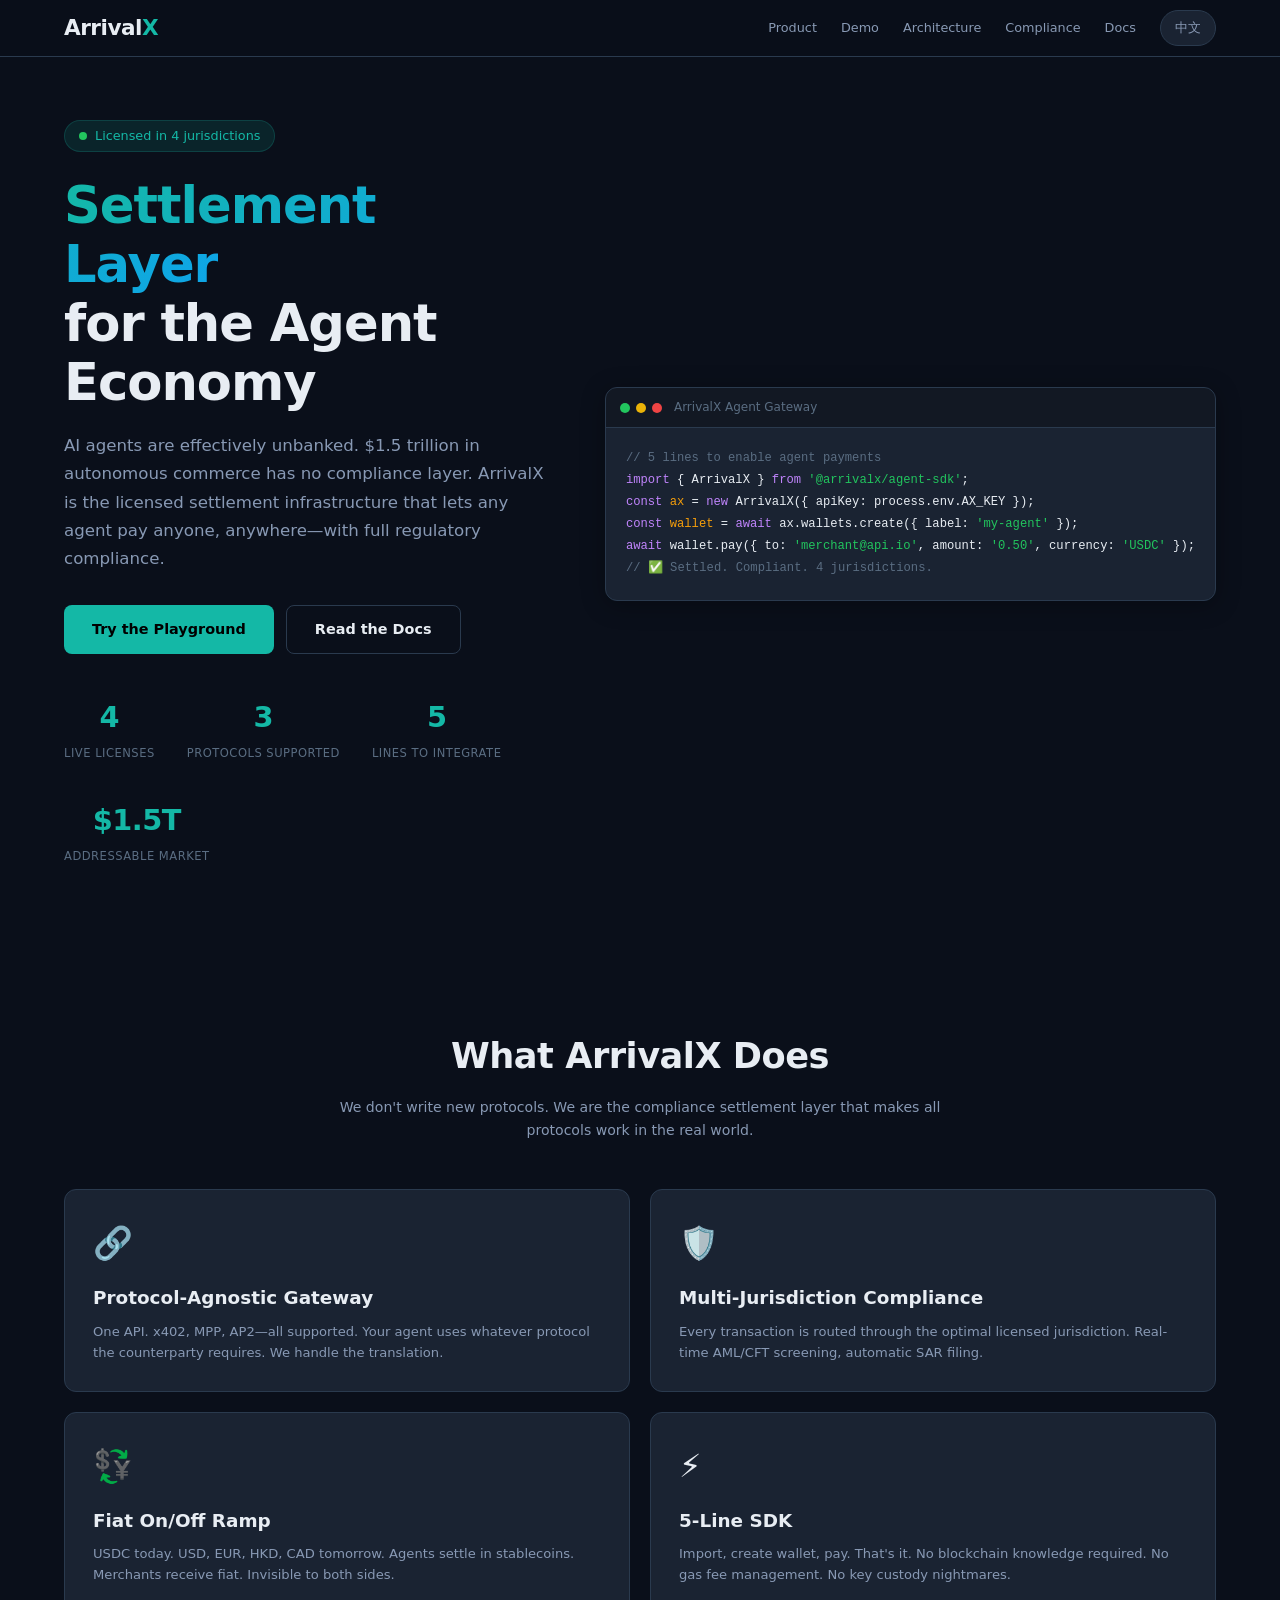
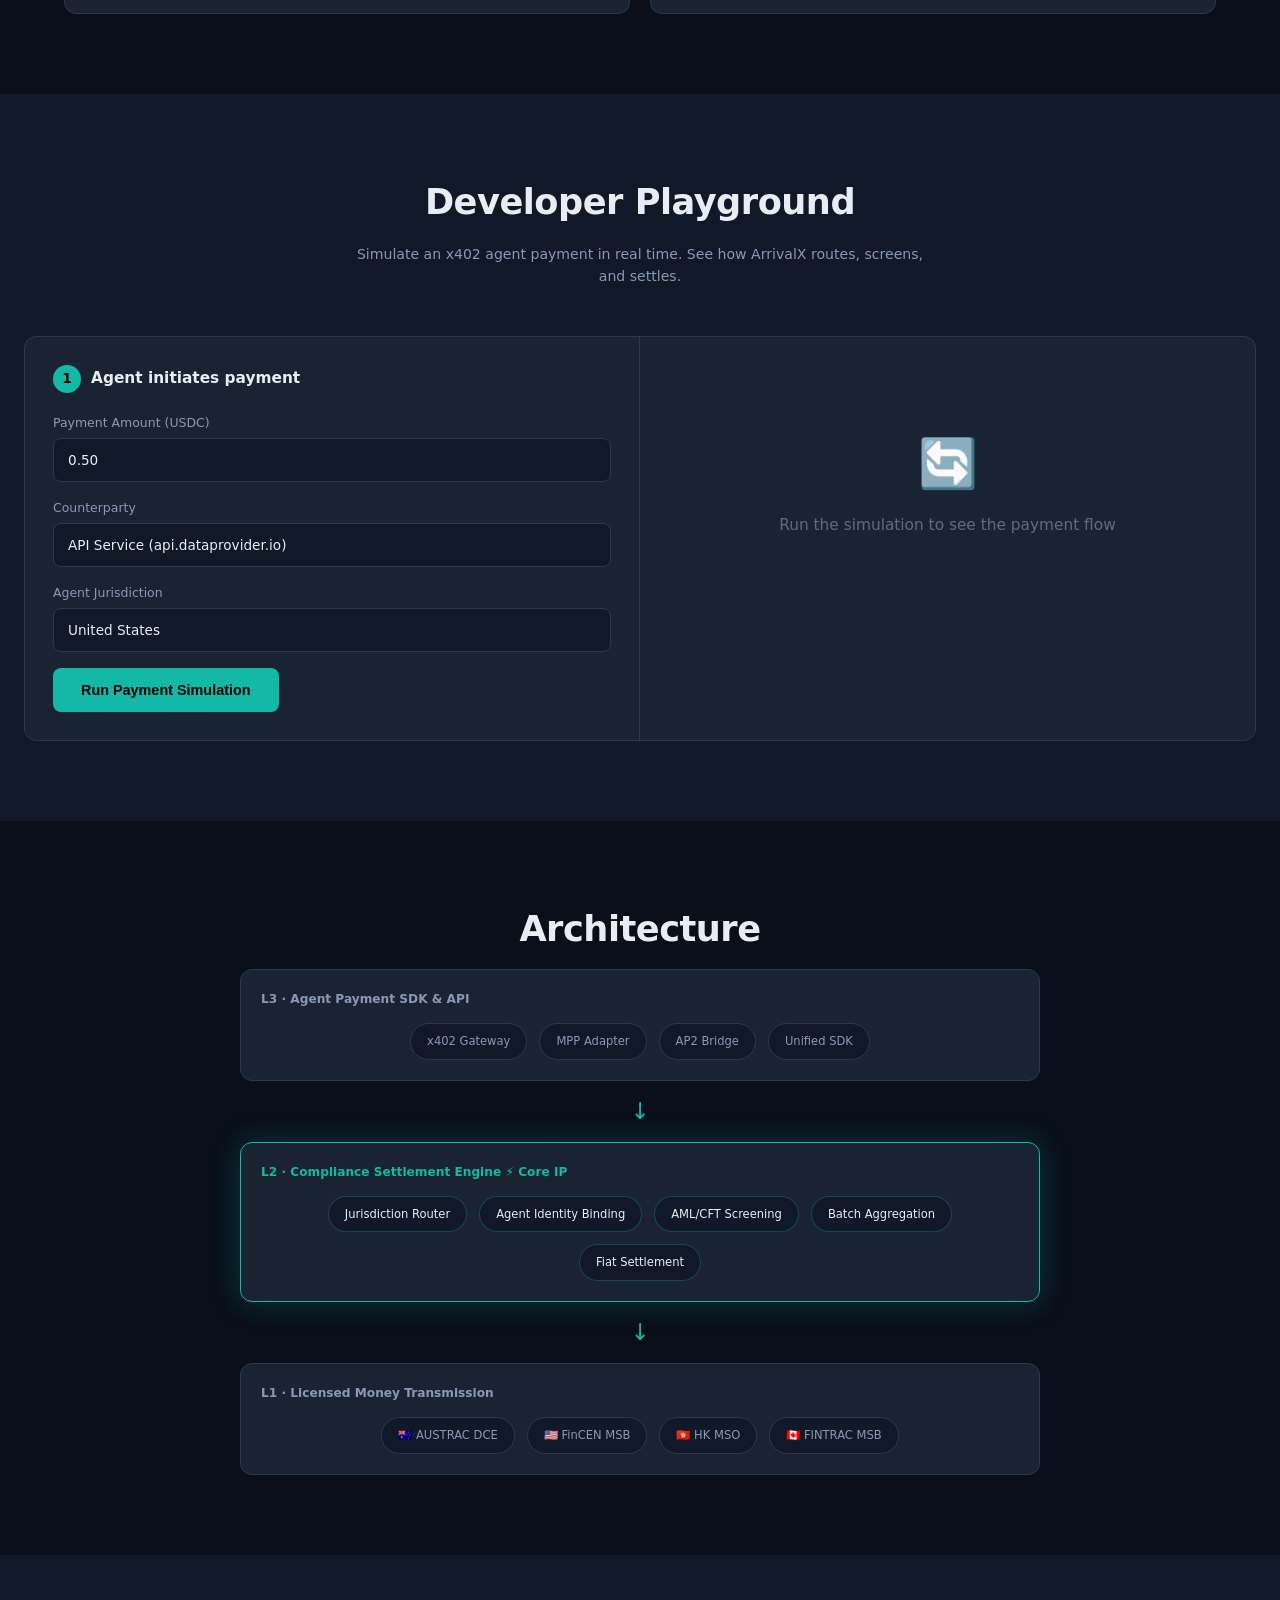
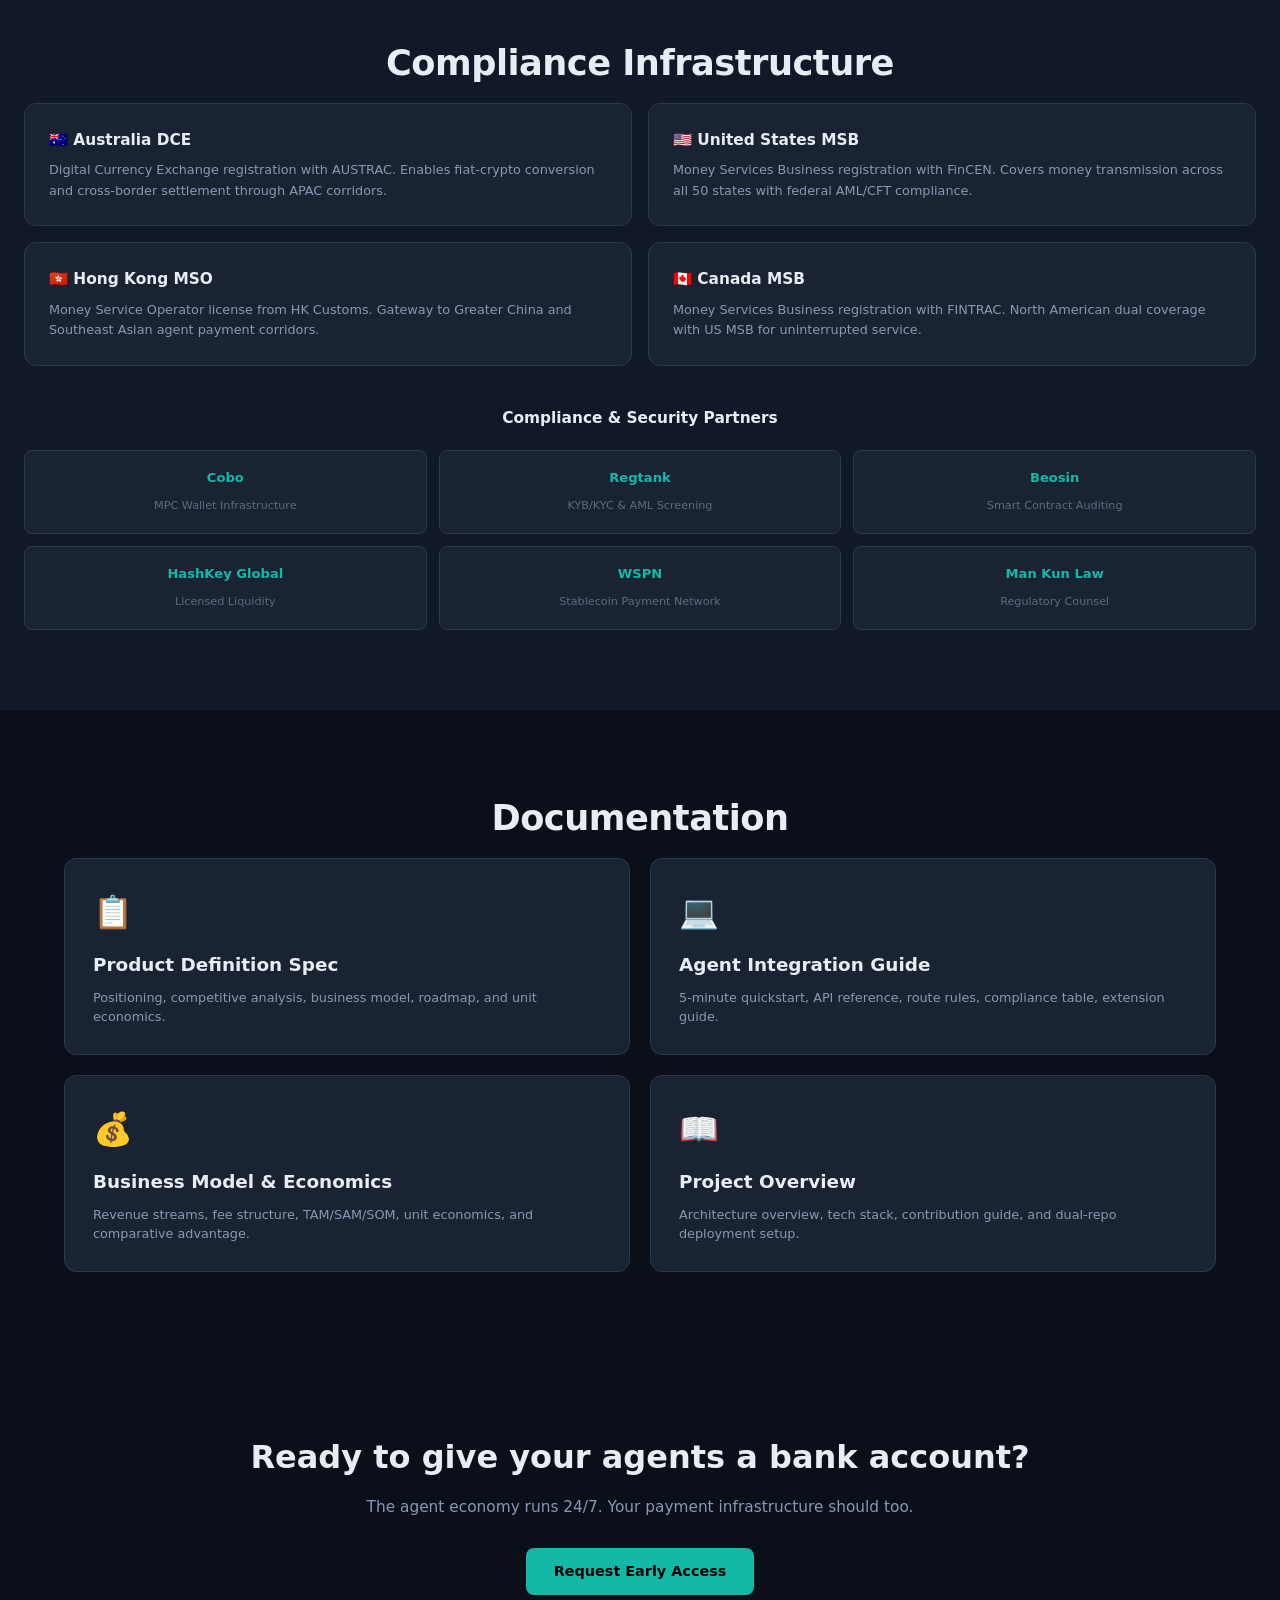
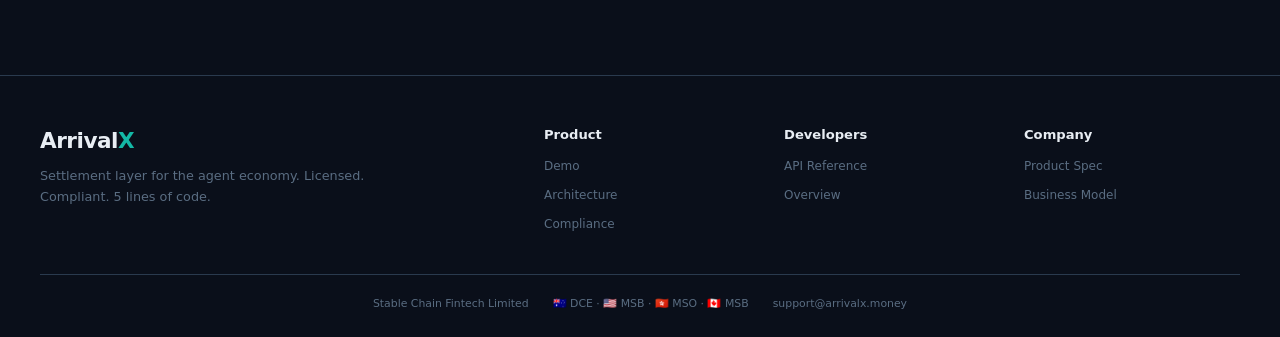
<file: index.html>
<!DOCTYPE html>
<html lang="en" data-theme="dark">
<head>
<meta charset="UTF-8">
<meta name="viewport" content="width=device-width, initial-scale=1.0">
<title>ArrivalX — Settlement Layer for the Agent Economy</title>
<meta name="description" content="Licensed settlement infrastructure for AI agent payments. x402-compatible, multi-jurisdiction compliance, 5-line SDK integration.">
<link rel="icon" href="data:image/svg+xml,<svg xmlns='http://www.w3.org/2000/svg' viewBox='0 0 36 36'><text y='28' font-size='28'>⚡</text></svg>">
<link rel="stylesheet" href="css/style.css">
</head>
<body>

<nav class="nav" id="nav">
  <div class="nav-inner">
    <a href="#" class="logo">Arrival<span class="logo-accent">X</span></a>
    <div class="nav-links">
      <a href="#product" data-en="Product" data-zh="产品">Product</a>
      <a href="demo.html" data-en="Demo" data-zh="Demo">Demo</a>
      <a href="#architecture" data-en="Architecture" data-zh="架构">Architecture</a>
      <a href="#compliance" data-en="Compliance" data-zh="合规">Compliance</a>
      <a href="#docs" data-en="Docs" data-zh="文档">Docs</a>
      <button class="lang-toggle" onclick="toggleLang()" id="langBtn">中文</button>
    </div>
    <button class="mobile-menu-btn" onclick="toggleMobileMenu()">☰</button>
  </div>
</nav>

<section class="hero" id="hero">
  <div class="hero-grid">
    <div class="hero-badge">
      <span class="pulse"></span>
      <span data-en="Licensed in 4 jurisdictions" data-zh="四司法辖区持牌">Licensed in 4 jurisdictions</span>
    </div>
    <h1 class="hero-title">
      <span class="gradient-text" data-en="Settlement Layer" data-zh="合规结算层">Settlement Layer</span>
      <br>
      <span data-en="for the Agent Economy" data-zh="Agent 经济的">for the Agent Economy</span>
    </h1>
    <p class="hero-subtitle" data-en="AI agents are effectively unbanked. $1.5 trillion in autonomous commerce has no compliance layer. ArrivalX is the licensed settlement infrastructure that lets any agent pay anyone, anywhere—with full regulatory compliance." data-zh="AI Agent 没有银行账户。$1.5 万亿的自主商业缺少合规层。ArrivalX 是持牌结算基础设施，让任何 Agent 在任何地方支付给任何人——全部合规。">
      AI agents are effectively unbanked. $1.5 trillion in autonomous commerce has no compliance layer. ArrivalX is the licensed settlement infrastructure that lets any agent pay anyone, anywhere—with full regulatory compliance.
    </p>
    <div class="hero-cta">
      <a href="demo.html" class="btn-primary" data-en="Try the Demo" data-zh="试用 Demo">Try the Playground</a>
      <a href="#docs" class="btn-secondary" data-en="Read the Docs" data-zh="阅读文档">Read the Docs</a>
    </div>
    <div class="hero-stats">
      <div class="stat">
        <span class="stat-value">4</span>
        <span class="stat-label" data-en="Live Licenses" data-zh="持牌司法辖区">Live Licenses</span>
      </div>
      <div class="stat">
        <span class="stat-value">3</span>
        <span class="stat-label" data-en="Protocols Supported" data-zh="兼容协议">Protocols Supported</span>
      </div>
      <div class="stat">
        <span class="stat-value">5</span>
        <span class="stat-label" data-en="Lines to Integrate" data-zh="行代码接入">Lines to Integrate</span>
      </div>
      <div class="stat">
        <span class="stat-value">$1.5T</span>
        <span class="stat-label" data-en="Addressable Market" data-zh="可寻址市场">Addressable Market</span>
      </div>
    </div>
  </div>
  <div class="hero-visual">
    <div class="hero-card">
      <div class="hero-card-header">
        <span class="dot green"></span>
        <span class="dot yellow"></span>
        <span class="dot red"></span>
        <span class="hero-card-title">ArrivalX Agent Gateway</span>
      </div>
      <div class="hero-card-body">
        <div class="code-line"><span class="code-comment">// 5 lines to enable agent payments</span></div>
        <div class="code-line"><span class="code-keyword">import</span> { ArrivalX } <span class="code-keyword">from</span> <span class="code-string">'@arrivalx/agent-sdk'</span>;</div>
        <div class="code-line"></div>
        <div class="code-line"><span class="code-keyword">const</span> <span class="code-var">ax</span> = <span class="code-keyword">new</span> ArrivalX({ apiKey: process.env.AX_KEY });</div>
        <div class="code-line"><span class="code-keyword">const</span> <span class="code-var">wallet</span> = <span class="code-keyword">await</span> ax.wallets.create({ label: <span class="code-string">'my-agent'</span> });</div>
        <div class="code-line"><span class="code-keyword">await</span> wallet.pay({ to: <span class="code-string">'merchant@api.io'</span>, amount: <span class="code-string">'0.50'</span>, currency: <span class="code-string">'USDC'</span> });</div>
        <div class="code-line"><span class="code-comment">// ✅ Settled. Compliant. 4 jurisdictions.</span></div>
      </div>
    </div>
  </div>
</section>

<section class="section" id="product">
  <h2 class="section-title" data-en="What ArrivalX Does" data-zh="ArrivalX 做什么">What ArrivalX Does</h2>
  <p class="section-subtitle" data-en="We don't write new protocols. We are the compliance settlement layer that makes all protocols work in the real world." data-zh="我们不写新协议。我们是让所有协议在真实世界中合规运作的结算层。">
    We don't write new protocols. We are the compliance settlement layer that makes all protocols work in the real world.
  </p>

  <div class="cards-grid">
    <div class="card">
      <div class="card-icon">🔗</div>
      <h3 data-en="Protocol-Agnostic Gateway" data-zh="协议无关网关">Protocol-Agnostic Gateway</h3>
      <p data-en="One API. x402, MPP, AP2—all supported. Batch aggregation for micro-transactions built in. Your agent uses whatever protocol the counterparty requires. We handle the translation." data-zh="一个 API。x402、MPP、AP2 全部支持，内置微交易批量汇聚。你的 Agent 用对方要求的任何协议，我们做翻译。">
        One API. x402, MPP, AP2—all supported. Your agent uses whatever protocol the counterparty requires. We handle the translation.
      </p>
    </div>
    <div class="card">
      <div class="card-icon">🛡️</div>
      <h3 data-en="Multi-Jurisdiction Compliance" data-zh="多司法辖区合规">Multi-Jurisdiction Compliance</h3>
      <p data-en="Every transaction is routed through the optimal licensed jurisdiction. Real-time AML/CFT screening, automatic SAR filing. Regulators see a compliant money transmitter—not a gray-zone crypto exchange." data-zh="每笔交易经过最优持牌司法辖区路由。实时 AML/CFT 筛查，自动 SAR 申报。监管看到的是合规的资金传输商——不是灰色地带的交易所。">
        Every transaction is routed through the optimal licensed jurisdiction. Real-time AML/CFT screening, automatic SAR filing.
      </p>
    </div>
    <div class="card">
      <div class="card-icon">💱</div>
      <h3 data-en="Fiat On/Off Ramp" data-zh="法币出入金">Fiat On/Off Ramp</h3>
      <p data-en="USDC today. USD, EUR, HKD, CAD tomorrow. Agents settle in stablecoins. Merchants receive fiat. The conversion happens in the compliance layer—invisible to both sides." data-zh="今天 USDC，明天 USD/EUR/HKD/CAD。Agent 用稳定币结算，商户收法币。转换在合规层发生——双方无感。">
        USDC today. USD, EUR, HKD, CAD tomorrow. Agents settle in stablecoins. Merchants receive fiat. Invisible to both sides.
      </p>
    </div>
    <div class="card">
      <div class="card-icon">⚡</div>
      <h3 data-en="5-Line SDK" data-zh="5 行代码 SDK">5-Line SDK</h3>
      <p data-en="Import, create wallet, pay. That's it. No blockchain knowledge required. No gas fee management. No key custody nightmares. We built the boring stuff so you can build the future." data-zh="导入，创建钱包，支付。就这些。不需要区块链知识，不管 gas fee，不用操心密钥托管。我们做好了无聊的部分，你去创造未来。">
        Import, create wallet, pay. That's it. No blockchain knowledge required. No gas fee management. No key custody nightmares.
      </p>
    </div>
  </div>
</section>

<section class="section section-alt" id="playground">
  <h2 class="section-title" data-en="Developer Playground" data-zh="开发者 Playground">Developer Playground</h2>
  <p class="section-subtitle" data-en="Simulate an x402 agent payment in real time. See how ArrivalX routes, screens, and settles—all in one flow." data-zh="实时模拟 x402 Agent 支付。看看 ArrivalX 如何路由、筛查、结算——一条龙。">
    Simulate an x402 agent payment in real time. See how ArrivalX routes, screens, and settles.
  </p>

  <div class="playground">
    <div class="playground-left">
      <div class="pg-step" id="pgStep1">
        <div class="pg-step-header">
          <span class="pg-step-num">1</span>
          <span data-en="Agent initiates payment" data-zh="Agent 发起支付">Agent initiates payment</span>
        </div>
        <div class="pg-input-group">
          <label data-en="Payment Amount (USDC)" data-zh="支付金额 (USDC)">Payment Amount (USDC)</label>
          <input type="number" id="pgAmount" value="0.50" step="0.01" min="0.01" placeholder="0.50">
        </div>
        <div class="pg-input-group">
          <label data-en="Counterparty" data-zh="交易对手方">Counterparty</label>
          <select id="pgCounterparty">
            <option value="api" data-en="API Service (api.dataprovider.io)" data-zh="API 服务 (api.dataprovider.io)">API Service (api.dataprovider.io)</option>
            <option value="compute" data-en="Compute Provider (gpu.rent)" data-zh="计算提供商 (gpu.rent)">Compute Provider (gpu.rent)</option>
            <option value="agent" data-en="Another Agent (agent.market)" data-zh="另一个 Agent (agent.market)">Another Agent (agent.market)</option>
            <option value="saas" data-en="SaaS Tool (saas.vendor.io)" data-zh="SaaS 工具 (saas.vendor.io)">SaaS Tool (saas.vendor.io)</option>
          </select>
        </div>
        <div class="pg-input-group">
          <label data-en="Agent Jurisdiction" data-zh="Agent 所在司法辖区">Agent Jurisdiction</label>
          <select id="pgJurisdiction">
            <option value="US" data-en="United States" data-zh="美国">United States</option>
            <option value="AU" data-en="Australia" data-zh="澳大利亚">Australia</option>
            <option value="HK" data-en="Hong Kong" data-zh="香港">Hong Kong</option>
            <option value="CA" data-en="Canada" data-zh="加拿大">Canada</option>
          </select>
        </div>
        <button class="btn-primary" onclick="runSimulation()" id="simBtn" data-en="Run Payment Simulation" data-zh="运行支付模拟">Run Payment Simulation</button>
      </div>

      <div class="pg-step hidden" id="pgStep2">
        <div class="pg-step-header">
          <span class="pg-step-num">2</span>
          <span data-en="x402 Handshake" data-zh="x402 握手">x402 Handshake</span>
        </div>
        <div class="pg-log" id="pgLog"></div>
      </div>
    </div>

    <div class="playground-right">
      <div class="pg-visual" id="pgVisual">
        <div class="pg-visual-placeholder" id="pgVisualPlaceholder">
          <div class="pg-viz-icon">🔄</div>
          <p data-en="Run the simulation to see the payment flow" data-zh="运行模拟查看支付流程">Run the simulation to see the payment flow</p>
        </div>
        <div class="pg-visual-flow hidden" id="pgVisualFlow">
          <div class="flow-node agent-node" id="flowAgent">
            <span class="flow-icon">🤖</span>
            <span class="flow-label" data-en="Agent" data-zh="Agent">Agent</span>
          </div>
          <div class="flow-arrow" id="flowArrow1">→</div>
          <div class="flow-node ax-node" id="flowAX">
            <span class="flow-icon">⚡</span>
            <span class="flow-label" data-en="ArrivalX" data-zh="ArrivalX">ArrivalX</span>
          </div>
          <div class="flow-arrow" id="flowArrow2">→</div>
          <div class="flow-node merchant-node" id="flowMerchant">
            <span class="flow-icon">🏪</span>
            <span class="flow-label" id="flowMerchantLabel" data-en="Merchant" data-zh="商户">Merchant</span>
          </div>
        </div>
        <div class="pg-compliance-badges hidden" id="pgBadges">
          <div class="compliance-badge" id="badgeScreening" data-en="🔍 Screening" data-zh="🔍 筛查">🔍 Screening</div>
          <div class="compliance-badge" id="badgeRoute" data-en="🌐 Route" data-zh="🌐 路由">🌐 Route</div>
          <div class="compliance-badge" id="badgeSettle" data-en="✅ Settle" data-zh="✅ 结算">✅ Settle</div>
        </div>
        <div class="pg-result hidden" id="pgResult"></div>
      </div>
    </div>
  </div>
</section>

<section class="section" id="architecture">
  <h2 class="section-title" data-en="Architecture" data-zh="产品架构">Architecture</h2>
  <div class="arch-diagram">
    <div class="arch-layer arch-l3">
      <div class="arch-layer-label" data-en="L3 · Agent Payment SDK & API" data-zh="L3 · Agent 支付 SDK 和 API">L3 · Agent Payment SDK & API</div>
      <div class="arch-modules">
        <div class="arch-module" data-en="x402 Gateway" data-zh="x402 网关">x402 Gateway</div>
        <div class="arch-module" data-en="MPP Adapter" data-zh="MPP 适配器">MPP Adapter</div>
        <div class="arch-module" data-en="AP2 Bridge" data-zh="AP2 桥接">AP2 Bridge</div>
        <div class="arch-module" data-en="Unified SDK" data-zh="统一 SDK">Unified SDK</div>
      </div>
    </div>
    <div class="arch-arrow">↓</div>
    <div class="arch-layer arch-l2 highlight">
      <div class="arch-layer-label" data-en="L2 · Compliance Settlement Engine ⚡ Core IP" data-zh="L2 · 合规结算引擎 ⚡ 核心 IP">L2 · Compliance Settlement Engine ⚡ Core IP</div>
      <div class="arch-modules">
        <div class="arch-module" data-en="Jurisdiction Router" data-zh="司法辖区路由">Jurisdiction Router</div>
        <div class="arch-module" data-en="Agent Identity Binding" data-zh="Agent 身份绑定">Agent Identity Binding</div>
        <div class="arch-module" data-en="AML/CFT Screening" data-zh="AML/CFT 筛查">AML/CFT Screening</div>
        <div class="arch-module" data-en="Batch Aggregation" data-zh="批量汇聚">Batch Aggregation</div>
        <div class="arch-module" data-en="Fiat Settlement" data-zh="法币结算">Fiat Settlement</div>
      </div>
    </div>
    <div class="arch-arrow">↓</div>
    <div class="arch-layer arch-l1">
      <div class="arch-layer-label" data-en="L1 · Licensed Money Transmission" data-zh="L1 · 持牌资金传输">L1 · Licensed Money Transmission</div>
      <div class="arch-modules">
        <div class="arch-module" data-en="🇦🇺 AUSTRAC DCE" data-zh="🇦🇺 AUSTRAC DCE">🇦🇺 AUSTRAC DCE</div>
        <div class="arch-module" data-en="🇺🇸 FinCEN MSB" data-zh="🇺🇸 FinCEN MSB">🇺🇸 FinCEN MSB</div>
        <div class="arch-module" data-en="🇭🇰 HK MSO" data-zh="🇭🇰 HK MSO">🇭🇰 HK MSO</div>
        <div class="arch-module" data-en="🇨🇦 FINTRAC MSB" data-zh="🇨🇦 FINTRAC MSB">🇨🇦 FINTRAC MSB</div>
      </div>
    </div>
  </div>
</section>

<section class="section section-alt" id="compliance">
  <h2 class="section-title" data-en="Compliance Infrastructure" data-zh="合规基础设施">Compliance Infrastructure</h2>
  <div class="compliance-grid">
    <div class="compliance-card">
      <h3 data-en="🇦🇺 Australia DCE" data-zh="🇦🇺 澳大利亚 DCE">🇦🇺 Australia DCE</h3>
      <p data-en="Digital Currency Exchange registration with AUSTRAC. Enables fiat-crypto conversion and cross-border settlement through APAC corridors." data-zh="AUSTRAC 数字币兑换注册。支持法币-加密货币兑换和亚太走廊跨境结算。">Digital Currency Exchange registration with AUSTRAC. Enables fiat-crypto conversion and cross-border settlement through APAC corridors.</p>
    </div>
    <div class="compliance-card">
      <h3 data-en="🇺🇸 United States MSB" data-zh="🇺🇸 美国 MSB">🇺🇸 United States MSB</h3>
      <p data-en="Money Services Business registration with FinCEN. Covers money transmission across all 50 states with federal AML/CFT compliance." data-zh="FinCEN 货币服务商注册。覆盖全美 50 州资金传输，联邦级 AML/CFT 合规。">Money Services Business registration with FinCEN. Covers money transmission across all 50 states with federal AML/CFT compliance.</p>
    </div>
    <div class="compliance-card">
      <h3 data-en="🇭🇰 Hong Kong MSO" data-zh="🇭🇰 香港 MSO">🇭🇰 Hong Kong MSO</h3>
      <p data-en="Money Service Operator license from HK Customs. Gateway to Greater China and Southeast Asian agent payment corridors." data-zh="香港海关金钱服务经营者牌照。大中华区和东南亚 Agent 支付走廊的入口。">Money Service Operator license from HK Customs. Gateway to Greater China and Southeast Asian agent payment corridors.</p>
    </div>
    <div class="compliance-card">
      <h3 data-en="🇨🇦 Canada MSB" data-zh="🇨🇦 加拿大 MSB">🇨🇦 Canada MSB</h3>
      <p data-en="Money Services Business registration with FINTRAC. Provides North American redundancy—dual coverage with US MSB for uninterrupted service." data-zh="FINTRAC 货币服务商注册。北美双覆盖——与 US MSB 形成冗余，保障服务不中断。">Money Services Business registration with FINTRAC. North American dual coverage with US MSB for uninterrupted service.</p>
    </div>
  </div>

  <div class="partners-section">
    <h3 data-en="Compliance & Security Partners" data-zh="合规与安全合作伙伴">Compliance & Security Partners</h3>
    <div class="partners-grid">
      <div class="partner">
        <strong>Cobo</strong>
        <span data-en="MPC Wallet Infrastructure" data-zh="MPC 钱包基础设施">MPC Wallet Infrastructure</span>
      </div>
      <div class="partner">
        <strong>Regtank</strong>
        <span data-en="KYB/KYC & AML Screening" data-zh="KYB/KYC 和 AML 筛查">KYB/KYC & AML Screening</span>
      </div>
      <div class="partner">
        <strong>Beosin</strong>
        <span data-en="Smart Contract Auditing" data-zh="智能合约审计">Smart Contract Auditing</span>
      </div>
      <div class="partner">
        <strong>HashKey Global</strong>
        <span data-en="Licensed Liquidity" data-zh="持牌流动性">Licensed Liquidity</span>
      </div>
      <div class="partner">
        <strong>WSPN</strong>
        <span data-en="Stablecoin Payment Network" data-zh="稳定币支付网络">Stablecoin Payment Network</span>
      </div>
      <div class="partner">
        <strong>Man Kun Law</strong>
        <span data-en="Regulatory Counsel" data-zh="监管法律顾问">Regulatory Counsel</span>
      </div>
    </div>
  </div>
</section>

<section class="section" id="docs">
  <h2 class="section-title" data-en="Documentation" data-zh="技术文档">Documentation</h2>
  <div class="docs-grid">
    <a href="docs/product.html" class="doc-card" target="_blank">
      <div class="doc-icon">📋</div>
      <h3 data-en="Product Definition Spec" data-zh="产品定义说明书">Product Definition Spec</h3>
      <p data-en="Positioning, competitive analysis, business model, roadmap, and unit economics." data-zh="定位、竞品分析、商业模式、路线图、单位经济学。">Positioning, competitive analysis, business model, roadmap, and unit economics.</p>
    </a>
    <a href="docs/api.html" class="doc-card" target="_blank">
      <div class="doc-icon">💻</div>
      <h3 data-en="Agent Integration Guide" data-zh="Agent 集成指南">Agent Integration Guide</h3>
      <p data-en="5-minute quickstart, API reference, route rules, compliance table, extension guide." data-zh="5 分钟快速开始，API 参考，路由规则，合规表，扩展指南。">5-minute quickstart, API reference, route rules, compliance table, extension guide.</p>
    </a>
    <a href="docs/business.html" class="doc-card" target="_blank">
      <div class="doc-icon">💰</div>
      <h3 data-en="Business Model & Economics" data-zh="商业模式与经济学">Business Model & Economics</h3>
      <p data-en="Revenue streams, fee structure, TAM/SAM/SOM, unit economics, and comparative advantage." data-zh="收入流、费率结构、市场规模、单位经济学与比较优势。">Revenue streams, fee structure, TAM/SAM/SOM, unit economics, and comparative advantage.</p>
    </a>
    <a href="docs/overview.html" class="doc-card" target="_blank">
      <div class="doc-icon">📖</div>
      <h3 data-en="Project Overview" data-zh="项目总览">Project Overview</h3>
      <p data-en="Architecture overview, tech stack, contribution guide, and dual-repo deployment setup." data-zh="架构总览、技术栈、贡献指南、双仓部署配置。">Architecture overview, tech stack, contribution guide, and dual-repo deployment setup.</p>
    </a>
  </div>
</section>

<section class="section cta-section">
  <h2 data-en="Ready to give your agents a bank account?" data-zh="准备好给你的 Agent 一个银行账户了吗？">Ready to give your agents a bank account?</h2>
  <p data-en="The agent economy runs 24/7. Your payment infrastructure should too." data-zh="Agent 经济 7×24 运行。你的支付基础设施也该如此。">The agent economy runs 24/7. Your payment infrastructure should too.</p>
  <div class="cta-buttons">
    <a href="#" class="btn-primary" data-en="Request Early Access" data-zh="申请早期接入">Request Early Access</a>
  </div>
</section>

<footer class="footer">
  <div class="footer-inner">
    <div class="footer-brand">
      <span class="logo">Arrival<span class="logo-accent">X</span></span>
      <p data-en="Settlement layer for the agent economy. Licensed. Compliant. 5 lines of code." data-zh="Agent 经济的合规结算层。持牌。合规。5 行代码接入。">Settlement layer for the agent economy. Licensed. Compliant. 5 lines of code.</p>
    </div>
    <div class="footer-links">
      <div>
        <strong data-en="Product" data-zh="产品">Product</strong>
        <a href="demo.html" data-en="Demo" data-zh="Demo">Demo</a>
        <a href="#architecture" data-en="Architecture" data-zh="架构">Architecture</a>
        <a href="#compliance" data-en="Compliance" data-zh="合规">Compliance</a>
      </div>
      <div>
        <strong data-en="Developers" data-zh="开发者">Developers</strong>
        <a href="docs/api.html" data-en="API Reference" data-zh="API 参考">API Reference</a>
        <a href="docs/overview.html" data-en="Overview" data-zh="总览">Overview</a>
      </div>
      <div>
        <strong data-en="Company" data-zh="公司">Company</strong>
        <a href="docs/product.html" data-en="Product Spec" data-zh="产品说明书">Product Spec</a>
        <a href="docs/business.html" data-en="Business Model" data-zh="商业模式">Business Model</a>
      </div>
    </div>
  </div>
  <div class="footer-bottom">
    <span data-en="Stable Chain Fintech Limited" data-zh="Stable Chain Fintech Limited">Stable Chain Fintech Limited</span>
    <span>🇦🇺 DCE · 🇺🇸 MSB · 🇭🇰 MSO · 🇨🇦 MSB</span>
    <span>support@arrivalx.money</span>
  </div>
</footer>

<script defer src="js/app.js"></script>
</body>
</html>
</file>
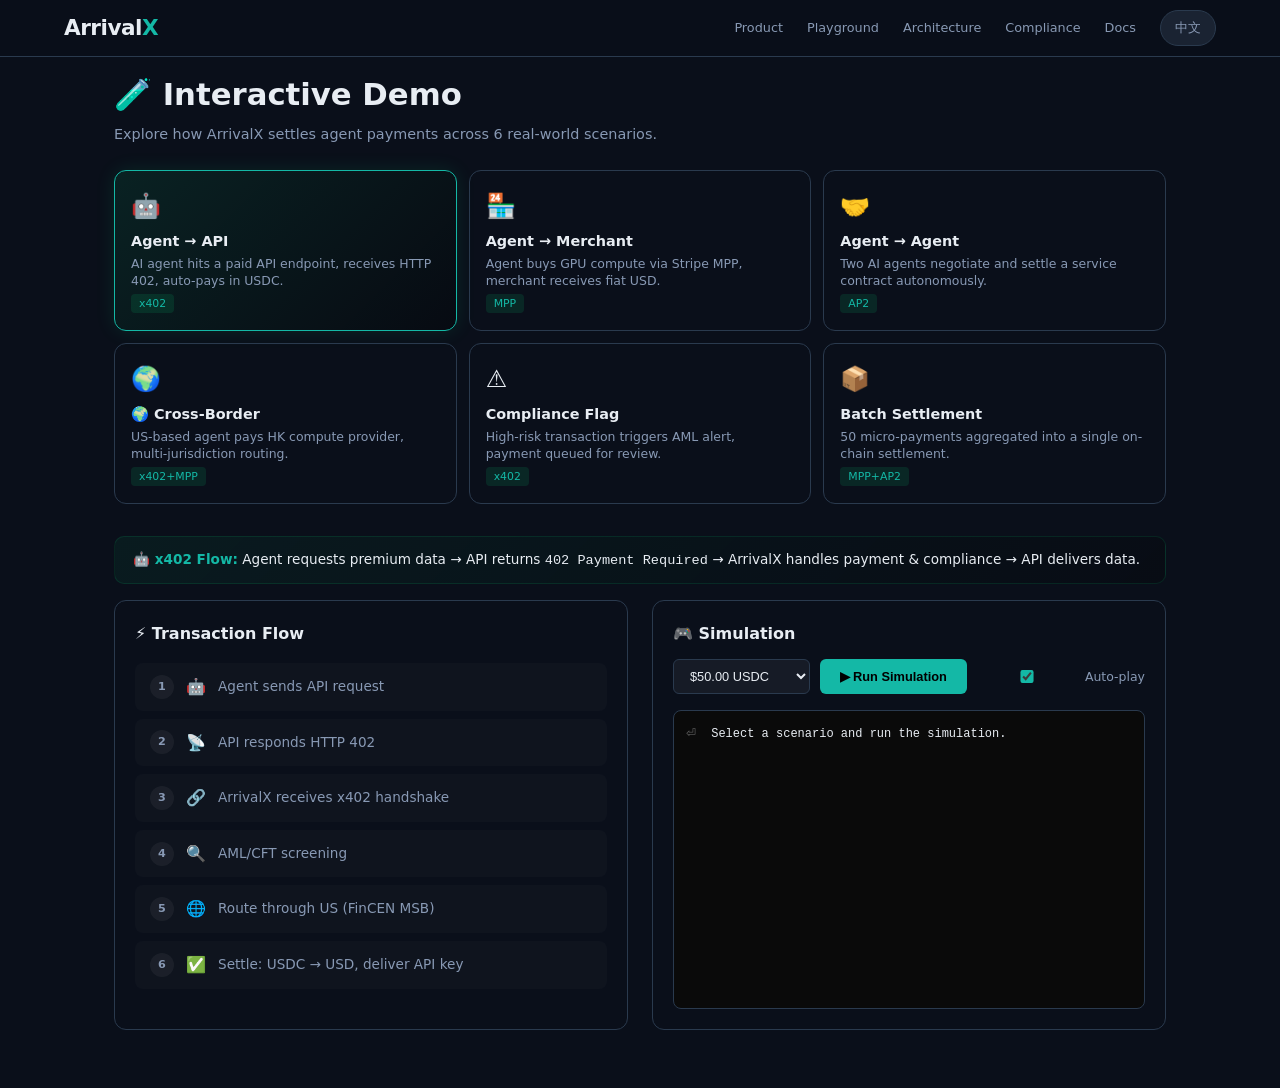
<file: demo.html>
<!DOCTYPE html>
<html lang="en" data-theme="dark" data-lang="en">
<head>
<meta charset="UTF-8">
<meta name="viewport" content="width=device-width, initial-scale=1.0">
<title>Demo — ArrivalX Settlement Layer</title>
<link rel="stylesheet" href="css/style.css">
<style>
/* ===== Demo-specific styles ===== */
.demo-page {
  padding-top: 70px;
  min-height: 100vh;
}
.demo-container {
  max-width: 1100px;
  margin: 0 auto;
  padding: 0 24px 60px;
}

/* Scenario selector */
.scenario-grid {
  display: grid;
  grid-template-columns: repeat(auto-fit, minmax(260px, 1fr));
  gap: 12px;
  margin-bottom: 32px;
}
.scenario-card {
  background: var(--card-bg);
  border: 1px solid var(--border);
  border-radius: 12px;
  padding: 16px;
  cursor: pointer;
  transition: all 0.2s;
  text-align: left;
}
.scenario-card:hover { border-color: var(--accent); transform: translateY(-1px); }
.scenario-card.active {
  border-color: var(--accent);
  background: linear-gradient(135deg, rgba(0,255,136,0.08), rgba(0,0,0,0.3));
  box-shadow: 0 0 20px rgba(0,255,136,0.1);
}
.scenario-card .sc-icon { font-size: 1.5rem; margin-bottom: 4px; }
.scenario-card .sc-title { font-size: 0.9rem; font-weight: 600; color: var(--text); }
.scenario-card .sc-desc { font-size: 0.78rem; color: var(--text-secondary); margin-top: 2px; line-height: 1.4; }
.scenario-card .sc-protocol {
  display: inline-block;
  font-size: 0.68rem;
  padding: 1px 8px;
  border-radius: 4px;
  background: rgba(0,255,136,0.1);
  color: var(--accent);
  margin-top: 4px;
  font-weight: 500;
}

/* Demo split layout */
.demo-layout {
  display: grid;
  grid-template-columns: 1fr 1fr;
  gap: 24px;
}
@media (max-width: 860px) { .demo-layout { grid-template-columns: 1fr; } }

/* Tablet: 2-col scenario cards */
@media (max-width: 767px) {
  .scenario-grid { grid-template-columns: repeat(2, 1fr); gap: 8px; }
  .scenario-card { padding: 10px 12px; }
  .scenario-card .sc-title { font-size: 0.82rem; }
  .scenario-card .sc-desc { font-size: 0.7rem; }
  .demo-container { padding: 0 12px 40px; }
  .demo-page { padding-top: 60px; }
}
/* Phone: single column scenarios, tighter everything */
@media (max-width: 600px) {
  .scenario-grid { grid-template-columns: 1fr; }
  .demo-controls { flex-direction: column; }
  .demo-controls select { width: 100%; }
  .demo-controls input { width: 100%; }
  .demo-controls button { width: 100%; }
  .flow-panel { padding: 12px; min-height: 300px; }
  .output-panel { padding: 12px; }
  .flow-step { padding: 8px 10px; font-size: 0.75rem; }
  .demo-log { font-size: 0.68rem; min-height: 180px; max-height: 300px; padding: 8px; }
  .scenario-card .sc-desc { white-space: normal; }
  .fee-table { font-size: 0.72rem; }
  .scenario-banner { font-size: 0.78rem; padding: 10px 14px; }
  .route-node { font-size: 0.68rem; padding: 3px 8px; }
  .demo-result { font-size: 0.75rem; padding: 10px 12px; }
}

/* Left panel - flow viz */
.flow-panel {
  background: var(--card-bg);
  border: 1px solid var(--border);
  border-radius: 12px;
  padding: 20px;
  min-height: 400px;
}
.flow-panel h3 { margin-bottom: 16px; font-size: 1rem; }

/* Flow diagram */
.flow-steps {
  display: flex;
  flex-direction: column;
  gap: 8px;
  margin-bottom: 20px;
}
.flow-step {
  display: flex;
  align-items: center;
  gap: 12px;
  padding: 10px 14px;
  border-radius: 8px;
  background: rgba(255,255,255,0.02);
  border: 1px solid transparent;
  transition: all 0.4s;
  font-size: 0.85rem;
  color: var(--text-secondary);
}
.flow-step.active {
  border-color: var(--accent);
  background: rgba(0,255,136,0.06);
  color: var(--text);
}
.flow-step.done {
  border-color: rgba(0,255,136,0.3);
  background: rgba(0,255,136,0.04);
  color: var(--text);
}
.flow-step.fail {
  border-color: #ff4444;
  background: rgba(255,68,68,0.06);
  color: #ff6666;
}
.flow-step .step-num {
  width: 24px;
  height: 24px;
  border-radius: 50%;
  display: flex;
  align-items: center;
  justify-content: center;
  font-size: 0.7rem;
  font-weight: 700;
  background: rgba(255,255,255,0.05);
  flex-shrink: 0;
}
.flow-step.active .step-num { background: var(--accent); color: #000; }
.flow-step.done .step-num { background: var(--accent); color: #000; }
.flow-step.fail .step-num { background: #ff4444; color: #fff; }
.flow-step .step-icon { font-size: 1rem; }
.flow-step .step-label { flex: 1; }
.flow-step .step-status { font-size: 0.75rem; }

/* Right panel - output & controls */
.output-panel {
  background: var(--card-bg);
  border: 1px solid var(--border);
  border-radius: 12px;
  padding: 20px;
  display: flex;
  flex-direction: column;
}
.output-panel h3 { margin-bottom: 12px; font-size: 1rem; }

/* Controls */
.demo-controls {
  display: flex;
  gap: 10px;
  flex-wrap: wrap;
  margin-bottom: 16px;
}
.demo-controls select, .demo-controls input {
  background: rgba(255,255,255,0.05);
  border: 1px solid var(--border);
  border-radius: 6px;
  color: var(--text);
  padding: 8px 12px;
  font-size: 0.8rem;
}
.demo-controls select { flex: 1; min-width: 120px; }
.demo-controls input { width: 100px; }
.demo-controls button {
  background: var(--accent);
  color: #000;
  border: none;
  border-radius: 6px;
  padding: 8px 20px;
  font-weight: 600;
  cursor: pointer;
  font-size: 0.8rem;
  transition: opacity 0.2s;
}
.demo-controls button:hover { opacity: 0.85; }
.demo-controls button:disabled { opacity: 0.4; cursor: not-allowed; }

/* Log output */
.demo-log {
  flex: 1;
  background: #0a0a0a;
  border: 1px solid var(--border);
  border-radius: 8px;
  padding: 12px;
  font-family: 'SF Mono', 'Cascadia Code', monospace;
  font-size: 0.75rem;
  line-height: 1.6;
  overflow-y: auto;
  min-height: 260px;
  max-height: 400px;
}
.log-line {
  padding: 2px 0;
  opacity: 0;
  animation: fadeIn 0.3s forwards;
}
.log-line .ts { color: #666; margin-right: 8px; }
.log-line.info { color: #9bb; }
.log-line.success { color: var(--accent); }
.log-line.warn { color: #ffaa44; }
.log-line.fail { color: #ff4444; }
.log-line.highlight { color: #fff; background: rgba(0,255,136,0.05); padding: 2px 6px; border-radius: 4px; }

/* Result card */
.demo-result {
  margin-top: 12px;
  padding: 12px 16px;
  border-radius: 8px;
  font-size: 0.82rem;
  line-height: 1.6;
  display: none;
}
.demo-result.show { display: block; }
.demo-result.success {
  background: rgba(0,255,136,0.06);
  border: 1px solid rgba(0,255,136,0.2);
  color: var(--accent);
}
.demo-result.fail {
  background: rgba(255,68,68,0.06);
  border: 1px solid rgba(255,68,68,0.2);
  color: #ff6666;
}
.demo-result .res-row { display: flex; justify-content: space-between; padding: 2px 0; }
.demo-result .res-label { color: var(--text-secondary); }
.demo-result .res-value { color: var(--text); font-weight: 600; }

@keyframes fadeIn { to { opacity: 1; } }

/* Scenario description banner */
.scenario-banner {
  background: linear-gradient(135deg, rgba(0,255,136,0.05), rgba(0,0,0,0.2));
  border: 1px solid rgba(0,255,136,0.1);
  border-radius: 10px;
  padding: 12px 18px;
  margin-bottom: 16px;
  font-size: 0.85rem;
  line-height: 1.5;
}
.scenario-banner strong { color: var(--accent); }

/* Fee breakdown */
.fee-table {
  width: 100%;
  font-size: 0.8rem;
  border-collapse: collapse;
  margin-top: 8px;
}
.fee-table th {
  text-align: left;
  padding: 4px 8px;
  color: var(--text-secondary);
  border-bottom: 1px solid var(--border);
  font-weight: 500;
}
.fee-table td {
  padding: 4px 8px;
  border-bottom: 1px solid rgba(255,255,255,0.04);
}
.fee-table td:last-child { text-align: right; font-weight: 600; }
.fee-table .total td { border-top: 1px solid var(--accent); color: var(--accent); font-weight: 700; }

/* Route visualization */
.route-viz {
  display: flex;
  align-items: center;
  gap: 6px;
  flex-wrap: wrap;
  margin: 8px 0;
}
.route-node {
  padding: 4px 10px;
  border-radius: 6px;
  background: rgba(255,255,255,0.04);
  border: 1px solid var(--border);
  font-size: 0.75rem;
}
.route-node.active-node {
  border-color: var(--accent);
  background: rgba(0,255,136,0.06);
  color: var(--accent);
}
.route-arrow { color: var(--text-secondary); font-size: 0.7rem; }

/* Auto mode toggle */
.auto-toggle {
  display: flex;
  align-items: center;
  gap: 8px;
  font-size: 0.78rem;
  color: var(--text-secondary);
  cursor: pointer;
}
.auto-toggle input { accent-color: var(--accent); }

/* Compare mode */
.compare-table {
  width: 100%;
  font-size: 0.78rem;
  border-collapse: collapse;
  margin-top: 8px;
}
.compare-table th {
  text-align: left;
  padding: 6px 8px;
  font-weight: 500;
  color: var(--text-secondary);
  border-bottom: 1px solid var(--border);
}
.compare-table td {
  padding: 6px 8px;
  border-bottom: 1px solid rgba(255,255,255,0.03);
}
.compare-table td:last-child { text-align: right; }
</style>
</head>
<body>

<nav class="nav" id="nav"><div class="nav-inner">
  <a href="index.html" class="logo">Arrival<span class="logo-accent">X</span></a>
  <div class="nav-links">
    <a href="index.html#product" data-en="Product" data-zh="产品">Product</a>
    <a href="index.html#playground" data-en="Playground" data-zh="Playground">Playground</a>
    <a href="index.html#architecture" data-en="Architecture" data-zh="架构">Architecture</a>
    <a href="index.html#compliance" data-en="Compliance" data-zh="合规">Compliance</a>
    <a href="index.html#docs" data-en="Docs" data-zh="文档">Docs</a>
    <button class="lang-toggle" id="langBtn" onclick="toggleLang()" data-en="中文" data-zh="English">中文</button>
    <button class="mobile-menu-btn" onclick="toggleMobileMenu()">☰</button>
  </div>
</div></nav>

<main class="demo-page">
<div class="demo-container">

  <h1 style="margin-bottom:4px;" data-en="🧪 Interactive Demo" data-zh="🧪 交互演示">🧪 Interactive Demo</h1>
  <p style="color:var(--text-secondary);margin-bottom:24px;font-size:0.9rem;" 
     data-en="Explore how ArrivalX settles agent payments across 6 real-world scenarios."
     data-zh="探索 ArrivalX 在 6 个真实场景中如何处理 Agent 支付结算。">
    Explore how ArrivalX settles agent payments across 6 real-world scenarios.
  </p>

  <div class="scenario-grid" id="scenarioGrid"></div>

  <div class="scenario-banner" id="scenarioBanner"></div>

  <div class="demo-layout">
    
    <div class="flow-panel">
      <h3 data-en="⚡ Transaction Flow" data-zh="⚡ 交易流程">⚡ Transaction Flow</h3>
      <div class="flow-steps" id="flowSteps"></div>
      <div id="routeViz" style="margin-top:8px;"></div>
      <div id="feeBreakdown" style="margin-top:12px;"></div>
    </div>

    <div class="output-panel">
      <h3 data-en="🎮 Simulation" data-zh="🎮 模拟控制台">🎮 Simulation</h3>
      <div class="demo-controls">
        <select id="demoAmount">
          <option value="0.50">$0.50 USDC</option>
          <option value="5.00">$5.00 USDC</option>
          <option value="50.00" selected>$50.00 USDC</option>
          <option value="500.00">$500.00 USDC</option>
          <option value="5000.00">$5,000.00 USDC</option>
        </select>
        <button id="demoRunBtn" onclick="runDemo()" data-en="▶ Run Simulation" data-zh="▶ 运行模拟">▶ Run Simulation</button>
        <label class="auto-toggle">
          <input type="checkbox" id="autoMode" checked> <span data-en="Auto-play" data-zh="自动播放">Auto</span>
        </label>
      </div>
      <div class="demo-log" id="demoLog">
        <div class="log-line"><span class="ts">⏎</span> Select a scenario and run the simulation.</div>
      </div>
      <div class="demo-result" id="demoResult"></div>
    </div>
  </div>

</div>
</main>

<script defer src="docs/docs.js"></script>
<script>
// ===== Demo Engine =====

const lang = () => document.documentElement.getAttribute('data-lang') || 'en';
const t = (en, zh) => lang() === 'en' ? en : zh;

// ===== 6 Scenarios =====
const SCENARIOS = [
  {
    id: 'x402-api',
    icon: '🤖',
    protocol: 'x402',
    titleEn: 'Agent → API',
    titleZh: 'Agent 调用 API',
    descEn: 'AI agent hits a paid API endpoint, receives HTTP 402, auto-pays in USDC.',
    descZh: 'AI Agent 调用付费 API，收到 HTTP 402 后自动以 USDC 支付。',
    bannerEn: '<strong>🤖 x402 Flow:</strong> Agent requests premium data → API returns <code>402 Payment Required</code> → ArrivalX handles payment & compliance → API delivers data.',
    bannerZh: '<strong>🤖 x402 流程：</strong>Agent 请求付费数据 → API 返回 <code>402 Payment Required</code> → ArrivalX 处理支付与合规 → API 交付数据。',
    counterparty: 'api',
    jurisdiction: 'US',
    steps: [
      { icon: '🤖', en: 'Agent sends API request', zh: 'Agent 发送 API 请求' },
      { icon: '📡', en: 'API responds HTTP 402', zh: 'API 响应 HTTP 402' },
      { icon: '🔗', en: 'ArrivalX receives x402 handshake', zh: 'ArrivalX 接收 x402 握手' },
      { icon: '🔍', en: 'AML/CFT screening', zh: 'AML/CFT 筛查' },
      { icon: '🌐', en: 'Route through US (FinCEN MSB)', zh: '路由至美国 (FinCEN MSB)' },
      { icon: '✅', en: 'Settle: USDC → USD, deliver API key', zh: '结算：USDC → USD, 交付 API 密钥' }
    ],
    route: ['Agent', 'ArrivalX Gateway', 'FinCEN MSB', 'API Provider'],
    fees: [
      { labelEn: 'Base Processing', labelZh: '基础处理费', pct: '0.5%', flat: '$0.05', usd: true },
      { labelEn: 'Compliance Screening', labelZh: '合规筛查', pct: '—', flat: '$0.02', usd: true },
      { labelEn: 'Network (USDC)', labelZh: '网络费 (USDC)', pct: '—', flat: '<$0.01', usd: true },
      { labelEn: 'FX (USDC → USD)', labelZh: '汇兑 (USDC → USD)', pct: '0.1%', flat: '', usd: true }
    ],
    resultEn: '✅ API access granted. Agent consumed 0.5 compute credits.',
    resultZh: '✅ API 访问已授权。Agent 消耗了 0.5 计算积分。',
  },
  {
    id: 'mpp-merchant',
    icon: '🏪',
    protocol: 'MPP',
    titleEn: 'Agent → Merchant',
    titleZh: 'Agent 向商户支付',
    descEn: 'Agent buys GPU compute via Stripe MPP, merchant receives fiat USD.',
    descZh: 'Agent 通过 Stripe MPP 购买 GPU 算力，商户收到法币 USD。',
    bannerEn: '<strong>🏪 MPP Flow:</strong> Agent needs GPU compute → Stripe MPP initiates payment → ArrivalX screens & settles → Merchant receives USD in bank account.',
    bannerZh: '<strong>🏪 MPP 流程：</strong>Agent 需要 GPU 算力 → Stripe MPP 发起支付 → ArrivalX 筛查并结算 → 商户银行账户收到 USD。',
    counterparty: 'compute',
    jurisdiction: 'US',
    steps: [
      { icon: '🤖', en: 'Agent requests GPU compute', zh: 'Agent 请求 GPU 算力' },
      { icon: '💳', en: 'Stripe MPP authorizes via card network', zh: 'Stripe MPP 通过卡网络授权' },
      { icon: '🔗', en: 'ArrivalX receives MPP settlement request', zh: 'ArrivalX 接收 MPP 结算请求' },
      { icon: '🔍', en: 'AML/CFT + merchant KYB', zh: 'AML/CFT + 商户 KYB' },
      { icon: '🌐', en: 'Route through optimal jurisdiction', zh: '路由至最优司法辖区' },
      { icon: '🏦', en: 'Settle: USDC → USD → merchant bank', zh: '结算：USDC → USD → 商户银行' }
    ],
    route: ['Agent', 'Stripe MPP', 'ArrivalX Gateway', 'FinCEN MSB', 'Merchant Bank'],
    fees: [
      { labelEn: 'Stripe MPP Fee', labelZh: 'Stripe MPP 费用', pct: '2.9%', flat: '$0.30', usd: true },
      { labelEn: 'Compliance Screening', labelZh: '合规筛查', pct: '—', flat: '$0.02', usd: true },
      { labelEn: 'Settlement (USDC→USD)', labelZh: '结算 (USDC→USD)', pct: '0.5%', flat: '', usd: true },
      { labelEn: 'FX', labelZh: '汇兑', pct: '0.1%', flat: '', usd: true }
    ],
    resultEn: '✅ Compute provisioned. Merchant receives USD settlement (T+0).',
    resultZh: '✅ 算力已分配。商户收到 USD 结算 (T+0)。',
  },
  {
    id: 'ap2-agent',
    icon: '🤝',
    protocol: 'AP2',
    titleEn: 'Agent → Agent',
    titleZh: 'Agent 间支付',
    descEn: 'Two AI agents negotiate and settle a service contract autonomously.',
    descZh: '两个 AI Agent 自主协商并结算服务合约。',
    bannerEn: '<strong>🤝 AP2 Flow:</strong> Agent A requests service from Agent B → Both sign via AP2 → Auto-settlement with compliance → Zero human touch.',
    bannerZh: '<strong>🤝 AP2 流程：</strong>Agent A 请求 Agent B 的服务 → 双方通过 AP2 签名 → 自动合规结算 → 零人工介入。',
    counterparty: 'agent',
    jurisdiction: 'HK',
    steps: [
      { icon: '🤖', en: 'Agent A requests data processing', zh: 'Agent A 请求数据处理服务' },
      { icon: '🤖', en: 'Agent B quotes 50 USDC via AP2', zh: 'Agent B 通过 AP2 报价 50 USDC' },
      { icon: '📝', en: 'Both sign AP2 service agreement', zh: '双方签署 AP2 服务协议' },
      { icon: '🔗', en: 'ArrivalX validates & screens', zh: 'ArrivalX 验证并筛查' },
      { icon: '🌐', en: 'Route through HK (MSO)', zh: '路由至香港 (MSO)' },
      { icon: '✅', en: 'USDC settles: Agent A → Agent B', zh: 'USDC 结算：Agent A → Agent B' }
    ],
    route: ['Agent A', 'ArrivalX Gateway', 'HK MSO', 'Agent B'],
    fees: [
      { labelEn: 'AP2 Protocol Fee', labelZh: 'AP2 协议费', pct: '0.3%', flat: '', usd: true },
      { labelEn: 'Compliance (both sides)', labelZh: '合规（双方）', pct: '—', flat: '$0.04', usd: true },
      { labelEn: 'Settlement', labelZh: '结算费', pct: '0.5%', flat: '', usd: true }
    ],
    resultEn: '✅ Agent B processed 2.3GB data. Payment settled in 12s.',
    resultZh: '✅ Agent B 处理了 2.3GB 数据。支付在 12 秒内结算。',
  },
  {
    id: 'cross-border',
    icon: '🌍',
    protocol: 'x402+MPP',
    titleEn: '🌍 Cross-Border',
    titleZh: '🌍 跨境支付',
    descEn: 'US-based agent pays HK compute provider, multi-jurisdiction routing.',
    descZh: '美国 Agent 向香港算力提供商付款，多司法辖区路由。',
    bannerEn: '<strong>🌍 Cross-Border:</strong> US agent → x402 initiation → ArrivalX routes through HK MSO for optimal compliance → FX conversion → HK provider receives HKD.',
    bannerZh: '<strong>🌍 跨境：</strong>美国 Agent → x402 发起 → ArrivalX 路由至香港 MSO 最优合规 → 汇兑转换 → 香港提供商收到 HKD。',
    counterparty: 'compute',
    jurisdiction: 'HK',
    steps: [
      { icon: '🤖', en: 'US Agent requests HK compute', zh: '美国 Agent 请求香港算力' },
      { icon: '📡', en: 'x402 handshake with HK endpoint', zh: '与香港端点 x402 握手' },
      { icon: '🔗', en: 'ArrivalX receives & routes', zh: 'ArrivalX 接收并路由' },
      { icon: '🌐', en: 'Route through HK MSO (optimal)', zh: '路由至香港 MSO（最优）' },
      { icon: '💱', en: 'FX: USDC → HKD', zh: '汇兑：USDC → HKD' },
      { icon: '🏦', en: 'Settle: HKD to HK provider', zh: '结算：HKD 至香港提供商' }
    ],
    route: ['US Agent', 'ArrivalX Gateway', 'US FinCEN MSB', 'HK MSO', 'HK Provider'],
    fees: [
      { labelEn: 'Originating (US)', labelZh: '发起方 (US)', pct: '0.5%', flat: '', usd: true },
      { labelEn: 'Destination (HK)', labelZh: '接收方 (HK)', pct: '0.3%', flat: '', usd: true },
      { labelEn: 'FX: USDC → HKD', labelZh: '汇兑：USDC → HKD', pct: '0.15%', flat: '', usd: true },
      { labelEn: 'Compliance (dual-juris)', labelZh: '合规（双辖区）', pct: '—', flat: '$0.06', usd: true }
    ],
    resultEn: '✅ HK provider received 386.42 HKD. Route: US → HK (2 jurisdictions).',
    resultZh: '✅ 香港提供商收到 386.42 HKD。路由：美国 → 香港（2 司法辖区）。',
  },
  {
    id: 'compliance-fail',
    icon: '⚠️',
    protocol: 'x402',
    titleEn: 'Compliance Flag',
    titleZh: '合规拦截',
    descEn: 'High-risk transaction triggers AML alert, payment queued for review.',
    descZh: '高风险交易触发 AML 告警，支付进入待审核队列。',
    bannerEn: '<strong>⚠️ Compliance Fail:</strong> Agent attempts $5,000 payment → AML score exceeds threshold → Payment flagged → SAR auto-filed → Pending human review.',
    bannerZh: '<strong>⚠️ 合规拦截：</strong>Agent 尝试支付 $5,000 → AML 评分超阈值 → 交易标记 → 自动申报可疑活动报告 → 等待人工审核。',
    counterparty: 'saas',
    jurisdiction: 'US',
    steps: [
      { icon: '🤖', en: 'Agent initiates $5,000 payment', zh: 'Agent 发起 $5,000 支付' },
      { icon: '🔗', en: 'x402 handshake received', zh: '收到 x402 握手' },
      { icon: '🔍', en: 'Regtank AML screening', zh: 'Regtank AML 筛查' },
      { icon: '⚠️', en: '⚠️ Risk score 72/100 — FLAGGED', zh: '⚠️ 风险评分 72/100 — 标记' },
      { icon: '📋', en: 'SAR automatically filed', zh: '自动申报可疑活动报告' },
      { icon: '⏳', en: 'Payment queued for review', zh: '支付进入待审核队列' }
    ],
    route: ['Agent', 'ArrivalX Gateway', '⚠️ Blocked (Compliance)', 'Pending Review'],
    fees: [],
    resultEn: '⏳ Payment blocked. SAR reference: SAR-20260606-0842. Reviewing.',
    resultZh: '⏳ 支付已拦截。SAR 编号：SAR-20260606-0842。审核中。',
    fail: true
  },
  {
    id: 'batch',
    icon: '📦',
    protocol: 'MPP+AP2',
    titleEn: 'Batch Settlement',
    titleZh: '批量结算',
    descEn: '50 micro-payments aggregated into a single on-chain settlement.',
    descZh: '50 笔微支付汇总为单次链上结算。',
    bannerEn: '<strong>📦 Batch Settlement:</strong> 50 agents make $0.50 micro-payments → Aggregated = $25 → Single on-chain tx → $22.49 net to merchant after fees.',
    bannerZh: '<strong>📦 批量结算：</strong>50 个 Agent 各支付 $0.50 → 汇总 $25 → 单次链上交易 → 商户净收 $22.49。',
    counterparty: 'saas',
    jurisdiction: 'CA',
    steps: [
      { icon: '📦', en: '50 micro-payments received ($0.50 each)', zh: '收到 50 笔微支付（每笔 $0.50）' },
      { icon: '🔗', en: 'ArrivalX aggregates batch', zh: 'ArrivalX 汇总批量' },
      { icon: '🔍', en: 'Batch compliance screening', zh: '批量合规筛查' },
      { icon: '🌐', en: 'Route through CA (FINTRAC MSB)', zh: '路由至加拿大 (FINTRAC MSB)' },
      { icon: '💰', en: 'Settle: 50tx → 1 on-chain tx', zh: '结算：50 笔 → 1 次链上交易' },
      { icon: '✅', en: 'Merchant receives net settlement', zh: '商户收到净结算款' }
    ],
    route: ['50 Agents', 'ArrivalX Aggregator', 'FINTRAC MSB', 'Merchant'],
    fees: [
      { labelEn: 'Per-tx processing (×50)', labelZh: '单笔处理费 (×50)', pct: '—', flat: '$2.50 (50×$0.05)', usd: true },
      { labelEn: 'Batch compliance', labelZh: '批量合规', pct: '—', flat: '$0.05', usd: true, note: t('(bulk discount)', '(批量折扣)') },
      { labelEn: 'On-chain settlement', labelZh: '链上结算', pct: '—', flat: '$0.01', usd: true },
      { labelEn: 'Savings vs individual', labelZh: '相比单笔节省', pct: '—', flat: '-$2.44', usd: true, save: true }
    ],
    resultEn: '✅ 50 tx → 1 tx. Saved $2.44 in gas fees. Net: $22.49 to merchant.',
    resultZh: '✅ 50 笔 → 1 笔。节省 $2.44 Gas 费。商户净收 $22.49。',
  }
];

const COUNTERPARTIES = {
  api: 'api.dataprovider.io',
  compute: 'gpu.rent',
  agent: 'agent.market',
  saas: 'saas.vendor.io'
};

// State
let activeScenario = 0;
let simRunning = false;
let simTimer = null;

// Initialize
function init() {
  renderScenarios();
  selectScenario(0);
}

function renderScenarios() {
  const grid = document.getElementById('scenarioGrid');
  grid.innerHTML = '';
  SCENARIOS.forEach((s, i) => {
    const card = document.createElement('div');
    card.className = 'scenario-card' + (i === 0 ? ' active' : '');
    card.dataset.index = i;
    card.innerHTML = `
      <div class="sc-icon">${s.icon}</div>
      <div class="sc-title">${t(s.titleEn, s.titleZh)}</div>
      <div class="sc-desc">${t(s.descEn, s.descZh)}</div>
      <span class="sc-protocol">${s.protocol}</span>
    `;
    card.onclick = () => selectScenario(i);
    grid.appendChild(card);
  });
}

function selectScenario(i) {
  activeScenario = i;
  document.querySelectorAll('.scenario-card').forEach((c, j) => {
    c.classList.toggle('active', j === i);
  });
  const s = SCENARIOS[i];
  document.getElementById('scenarioBanner').innerHTML = t(s.bannerEn, s.bannerZh);
  renderFlowSteps(s);
  resetDemo();
}

function renderFlowSteps(s) {
  const container = document.getElementById('flowSteps');
  container.innerHTML = '';
  s.steps.forEach((step, i) => {
    const div = document.createElement('div');
    div.className = 'flow-step';
    div.id = 'fs-' + i;
    div.innerHTML = `
      <span class="step-num">${i + 1}</span>
      <span class="step-icon">${step.icon}</span>
      <span class="step-label">${t(step.en, step.zh)}</span>
      <span class="step-status" id="fs-status-${i}"></span>
    `;
    container.appendChild(div);
  });
}

function resetDemo() {
  if (simTimer) { clearTimeout(simTimer); simTimer = null; }
  simRunning = false;
  document.getElementById('demoRunBtn').disabled = false;
  document.getElementById('demoRunBtn').textContent = t('▶ Run Simulation', '▶ 运行模拟');
  document.getElementById('demoResult').className = 'demo-result';
  document.getElementById('demoResult').style.display = 'none';
  document.getElementById('demoLog').innerHTML = '<div class="log-line"><span class="ts">⏎</span> ' + t('Select a scenario and run the simulation.', '选择场景后运行模拟。') + '</div>';
  document.getElementById('routeViz').innerHTML = '';
  document.getElementById('feeBreakdown').innerHTML = '';
  document.querySelectorAll('.flow-step').forEach(el => { el.className = 'flow-step'; });
  document.querySelectorAll('.flow-step .step-status').forEach(el => { el.textContent = ''; });
}

function renderRoute(s) {
  const viz = document.getElementById('routeViz');
  viz.innerHTML = '<div style="font-size:0.8rem;color:var(--text-secondary);margin-bottom:6px;font-weight:500;">' + t('📍 Route', '📍 路由') + '</div><div class="route-viz">';
  s.route.forEach((node, i) => {
    if (i > 0) viz.innerHTML += '<span class="route-arrow">→</span>';
    viz.innerHTML += '<span class="route-node" id="rn-' + i + '">' + node + '</span>';
  });
  viz.innerHTML += '</div>';
}

function renderFeeTable(s) {
  if (!s.fees.length) {
    document.getElementById('feeBreakdown').innerHTML = '';
    return;
  }
  const totalUsd = s.fees.reduce((sum, f) => {
    const flatMatch = f.flat.match(/[\d.]+/);
    return sum + (flatMatch ? parseFloat(flatMatch[0]) : 0);
  }, 0);
  const totalPct = s.fees.reduce((sum, f) => {
    const pctMatch = f.pct.match(/[\d.]+/);
    return sum + (pctMatch ? parseFloat(pctMatch[0]) : 0);
  }, 0);

  const container = document.getElementById('feeBreakdown');
  let html = '<div style="font-size:0.8rem;color:var(--text-secondary);margin-bottom:6px;font-weight:500;">' + t('💰 Fee Breakdown', '💰 费用明细') + '</div>';
  html += '<table class="fee-table"><tr><th>' + t('Item', '项目') + '</th><th>' + t('Fee', '费率') + '</th></tr>';
  s.fees.forEach(f => {
    const label = t(f.labelEn, f.labelZh);
    const feeStr = [f.pct, f.flat].filter(Boolean).join(' + ');
    html += '<tr><td>' + label + (f.note ? ' <span style="color:#999;font-size:0.7rem">' + f.note + '</span>' : '') +
      '</td><td style="' + (f.save ? 'color:var(--accent);' : '') + '">' + feeStr + '</td></tr>';
  });
  html += '<tr class="total"><td>' + t('Total Fees', '总费用') + '</td><td>' +
    (totalPct > 0 ? totalPct.toFixed(1) + '%' : '') + (totalPct > 0 && totalUsd > 0 ? ' + ' : '') +
    (totalUsd > 0 ? '$' + totalUsd.toFixed(2) : '') + '</td></tr>';
  html += '</table></div>';
  container.innerHTML = html;
}

// Demo runner
function runDemo() {
  if (simRunning) return;
  const s = SCENARIOS[activeScenario];
  const amount = parseFloat(document.getElementById('demoAmount').value);
  const autoMode = document.getElementById('autoMode').checked;
  const cname = COUNTERPARTIES[s.counterparty];
  const log = document.getElementById('demoLog');
  const result = document.getElementById('demoResult');
  const btn = document.getElementById('demoRunBtn');

  simRunning = true;
  btn.disabled = true;
  btn.textContent = t('⏳ Running...', '⏳ 运行中...');
  result.style.display = 'none';
  result.className = 'demo-result';
  log.innerHTML = '';
  document.querySelectorAll('.flow-step').forEach(el => { el.className = 'flow-step'; });
  document.querySelectorAll('.flow-step .step-status').forEach(el => { el.textContent = ''; });

  renderRoute(s);
  renderFeeTable(s);

  const doLog = (msg, cls) => {
    const d = document.createElement('div');
    d.className = 'log-line ' + cls;
    const ts = new Date().toLocaleTimeString();
    d.innerHTML = '<span class="ts">' + ts + '</span>' + msg;
    log.appendChild(d);
    log.scrollTop = log.scrollHeight;
  };

  const doStep = (index, delay) => {
    return new Promise(resolve => {
      simTimer = setTimeout(() => {
        const step = s.steps[index];
        const el = document.getElementById('fs-' + index);
        const status = document.getElementById('fs-status-' + index);

        if (s.fail && index === s.steps.length - 1) {
          el.className = 'flow-step fail';
          status.textContent = '❌';
        } else {
          el.className = 'flow-step done';
          status.textContent = '✅';
        }
        doLog(step.icon + ' ' + t(step.en, step.zh), index === 3 && s.fail ? 'warn' : 'info');
        resolve();
      }, delay || 600);
    });
  };

  const run = async () => {
    doLog(t('🚀 Scenario: ', '🚀 场景：') + t(s.titleEn, s.titleZh), 'highlight');
    doLog(t('📤 Amount: ', '📤 金额：') + '$' + amount.toFixed(2) + ' USDC → ' + cname, 'info');

    await doStep(0, autoMode ? 400 : 0);
    if (autoMode) await doStep(1);
    else { simTimer = setTimeout(async () => { await doStep(1); }, 400); return; }

    await doStep(2);
    await doStep(3);

    if (s.fail) {
      // Special: compliance fail path
      await doStep(4);
      await doStep(5);
      simTimer = setTimeout(() => {
        result.className = 'demo-result fail show';
        result.innerHTML = '<strong>' + t('⚠️ Transaction Blocked', '⚠️ 交易已拦截') + '</strong><br>' + t(s.resultEn, s.resultZh);
        btn.disabled = false;
        btn.textContent = t('▶ Run Again', '▶ 再次运行');
        simRunning = false;
      }, 600);
      return;
    }

    await doStep(4);

    // Final settlement step with economics
    simTimer = setTimeout(() => {
      const settlePct = 0.995;
      const feePct = s.fees.reduce((sum, f) => {
        const p = parseFloat(f.pct);
        return sum + (isNaN(p) ? 0 : p);
      }, 0);
      const settleAmount = (amount * settlePct).toFixed(2);
      const totalFee = (amount - amount * settlePct).toFixed(2);

      const step = s.steps[5];
      document.getElementById('fs-5').className = 'flow-step done';
      document.getElementById('fs-status-5').textContent = '✅';
      doLog(step.icon + ' ' + t(step.en, step.zh), 'success');

      setTimeout(() => {
        // Show route nodes active
        document.querySelectorAll('.route-node').forEach((el, i) => {
          setTimeout(() => { el.classList.add('active-node'); }, i * 200);
        });
      }, 200);

      simTimer = setTimeout(() => {
        doLog(t('💵 Settled: ', '💵 已结算：') + '$' + settleAmount + ' USD → ' + cname, 'success');
        doLog(t('💰 Fee: $', '💰 费用：$') + totalFee + ' (' + (feePct > 0 ? feePct.toFixed(1) + '%' : 'flat') + ')', 'info');
        doLog(t('✅ Transaction complete. Compliant.', '✅ 交易完成。合规。'), 'success');

        // Show result
        result.className = 'demo-result success show';
        result.innerHTML = '<strong>' + t('✅ Settlement Complete', '✅ 结算完成') + '</strong><br>' +
          '<div class="res-row"><span class="res-label">' + t('Gross', '毛额') + '</span><span class="res-value">$' + amount.toFixed(2) + ' USDC</span></div>' +
          '<div class="res-row"><span class="res-label">' + t('Fee', '费用') + '</span><span class="res-value">$' + totalFee + ' (' + (feePct > 0 ? feePct.toFixed(1) + '%' : 'flat') + ')</span></div>' +
          '<div class="res-row"><span class="res-label">' + t('Net Settled', '净结算') + '</span><span class="res-value" style="color:var(--accent)">$' + settleAmount + ' USD</span></div>' +
          '<div style="margin-top:8px;padding-top:8px;border-top:1px solid rgba(0,255,136,0.1);font-size:0.75rem;color:var(--text-secondary)">' +
          t(s.resultEn, s.resultZh) + '</div>';

        btn.disabled = false;
        btn.textContent = t('▶ Run Again', '▶ 再次运行');
        simRunning = false;
      }, autoMode ? 400 : 0);
    }, autoMode ? 600 : 0);
  };

  // Handle non-auto mode by stepping sequentially
  const chainSteps = () => {
    let step = 0;
    const nextStep = () => {
      if (step >= s.steps.length) return;
      const el = document.getElementById('fs-' + step);
      const status = document.getElementById('fs-status-' + step);
      const stepData = s.steps[step];
      el.className = 'flow-step done';
      status.textContent = '✅';
      doLog(stepData.icon + ' ' + t(stepData.en, stepData.zh), 'info');
      step++;
      if (step < s.steps.length) {
        simTimer = setTimeout(nextStep, 600);
      } else {
        // Show result
        const settleAmount = (amount * 0.995).toFixed(2);
        result.className = 'demo-result success show';
        result.innerHTML = '<strong>' + t('✅ Settlement Complete', '✅ 结算完成') + '</strong><br>' +
          '<div class="res-row"><span class="res-label">' + t('Gross', '毛额') + '</span><span class="res-value">$' + amount.toFixed(2) + ' USDC</span></div>' +
          '<div class="res-row"><span class="res-label">' + t('Net Settled', '净结算') + '</span><span class="res-value" style="color:var(--accent)">$' + settleAmount + ' USD</span></div>';
        btn.disabled = false;
        btn.textContent = t('▶ Run Again', '▶ 再次运行');
        simRunning = false;
      }
    };
    nextStep();
  };

  if (autoMode) {
    run();
  } else {
    doLog(t('🚀 Scenario: ', '🚀 场景：') + t(s.titleEn, s.titleZh), 'highlight');
    doLog(t('📤 Amount: ', '📤 金额：') + '$' + amount + ' USDC → ' + cname, 'info');
    chainSteps();
  }
}

// Init on load
document.addEventListener('DOMContentLoaded', init);
</script>
</body>
</html>
</file>
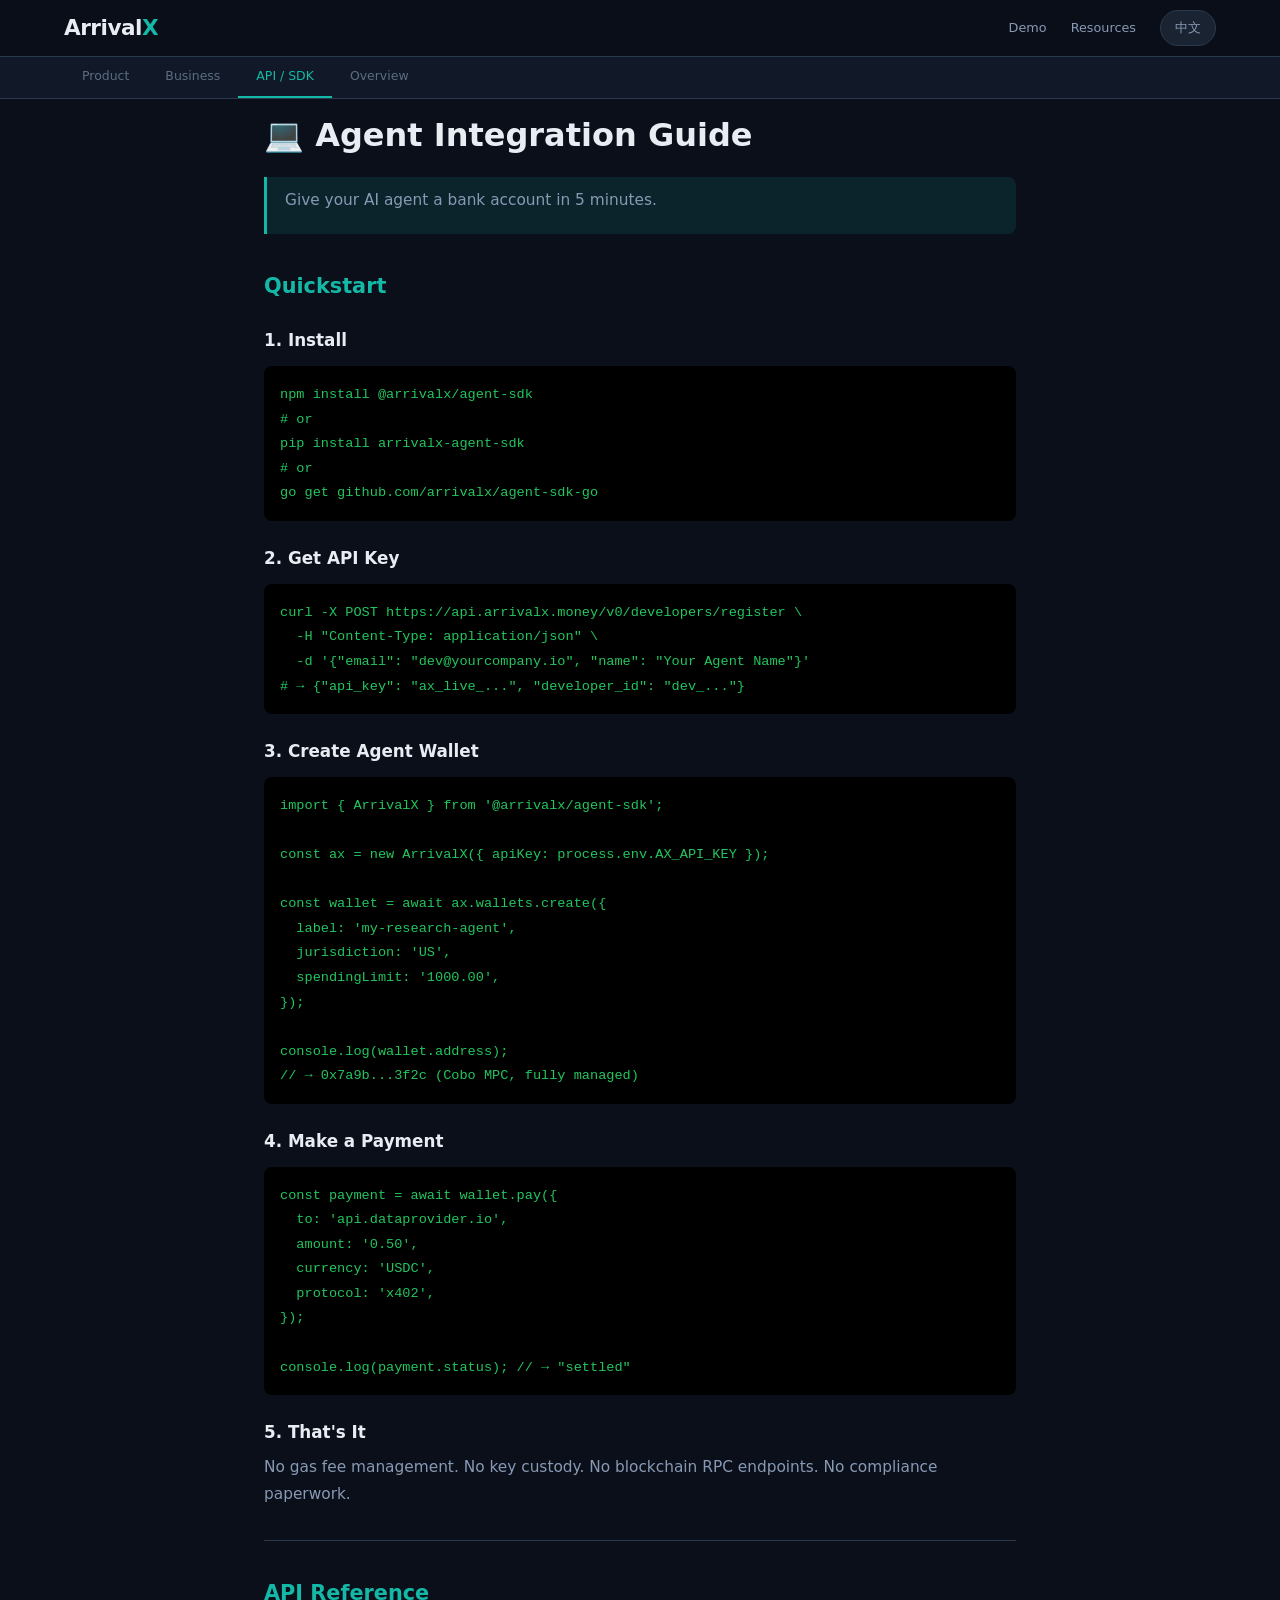
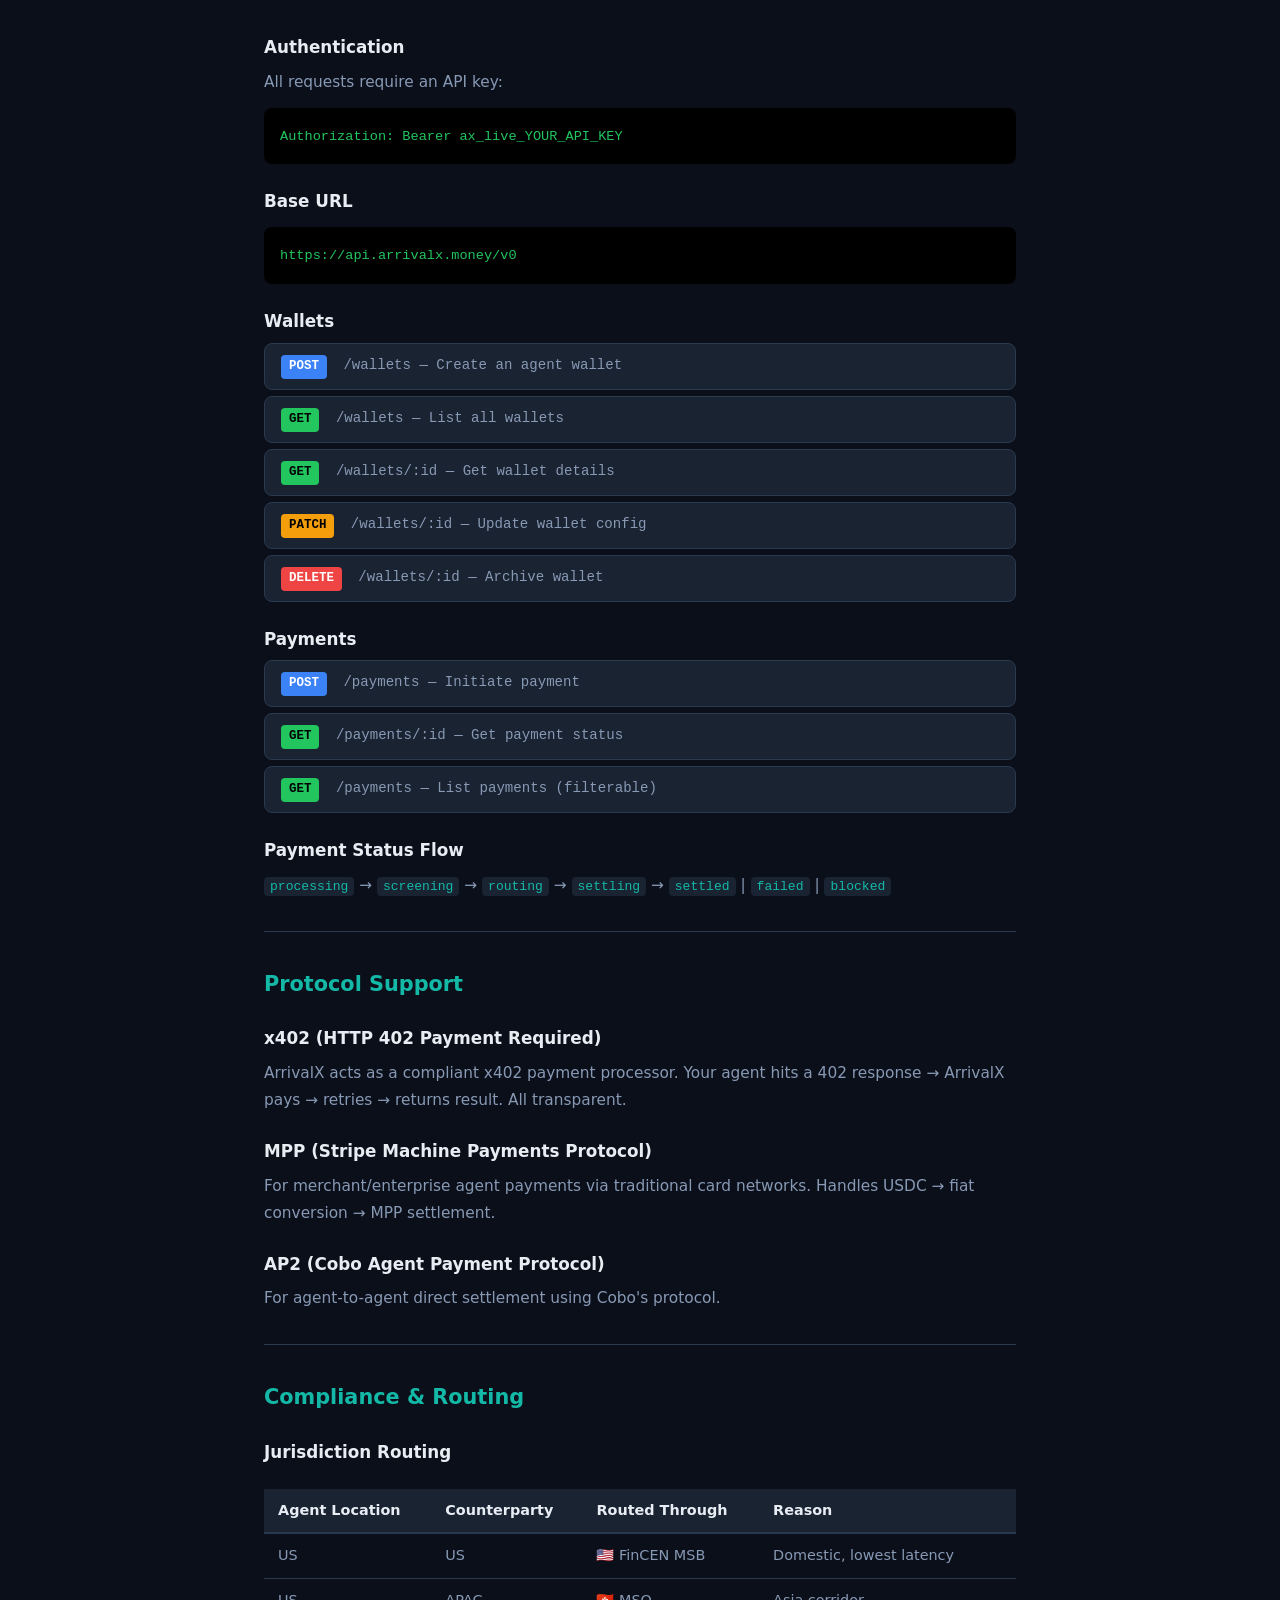
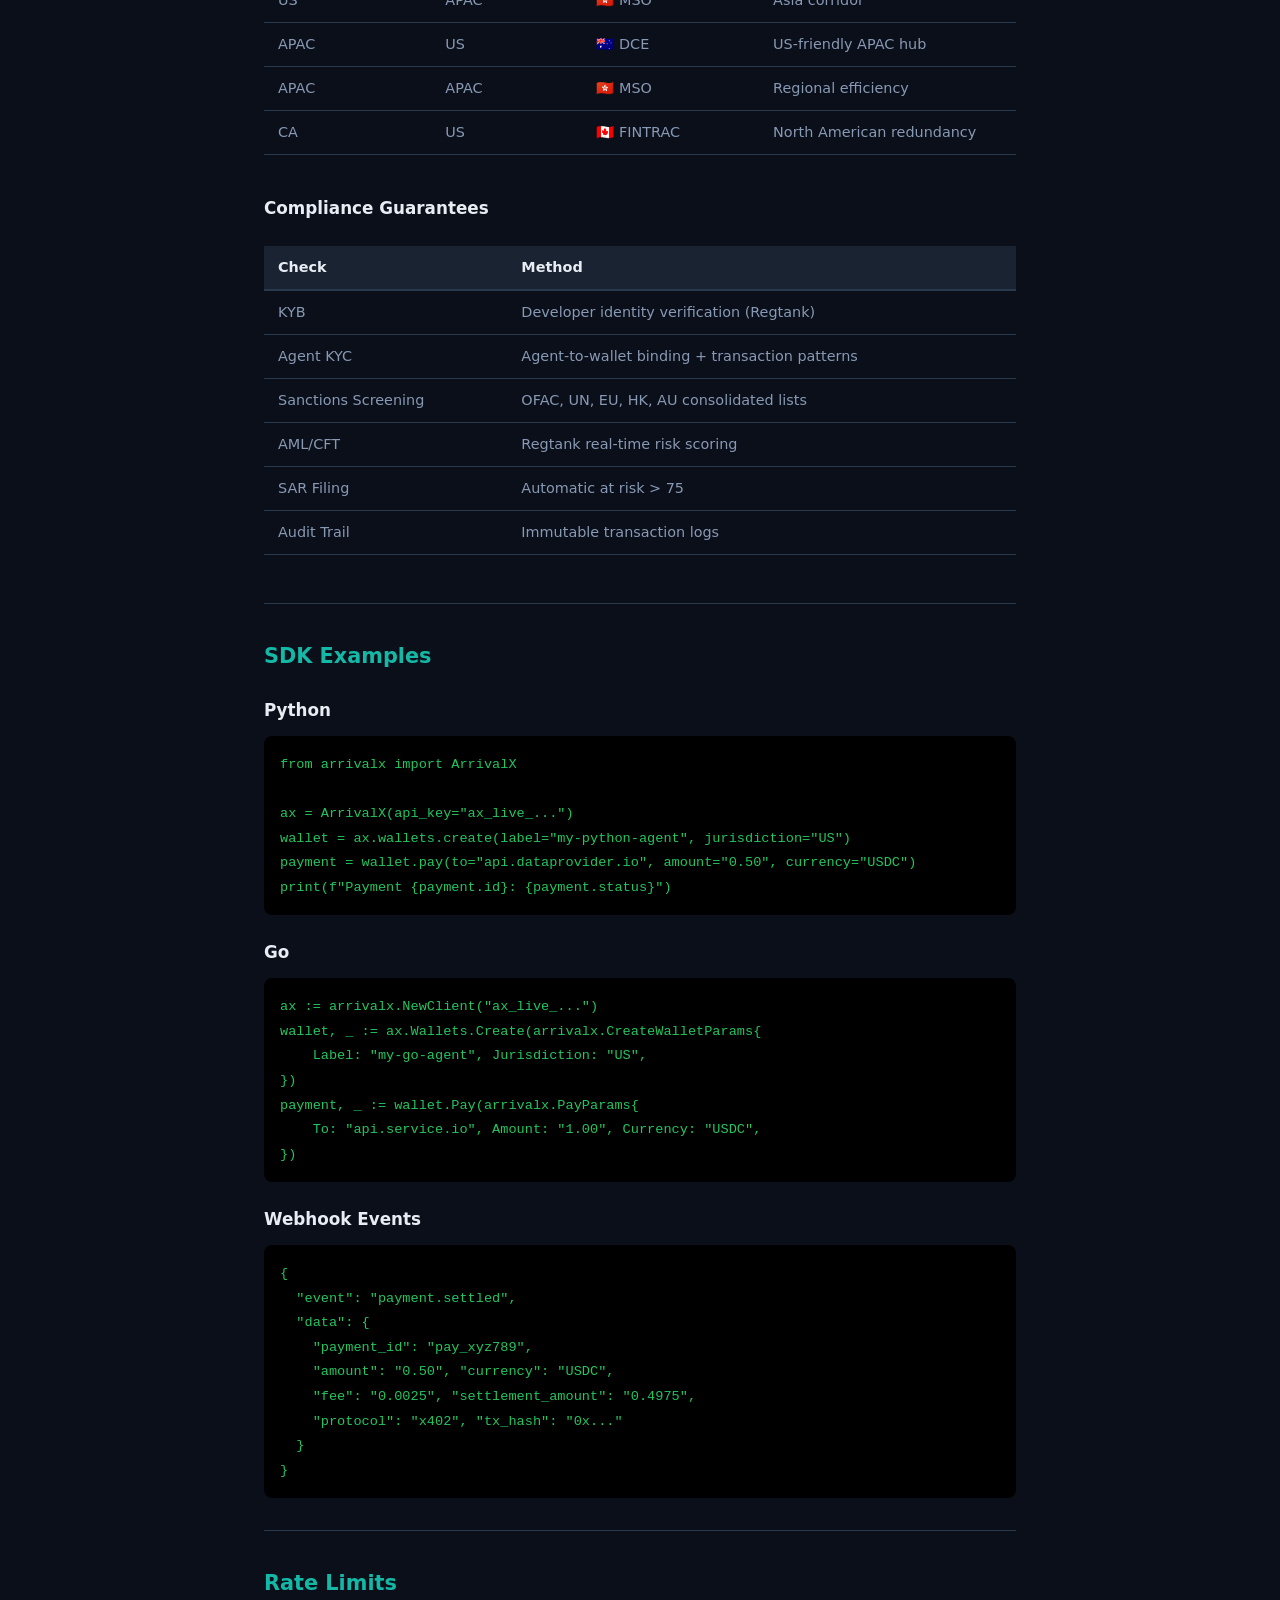
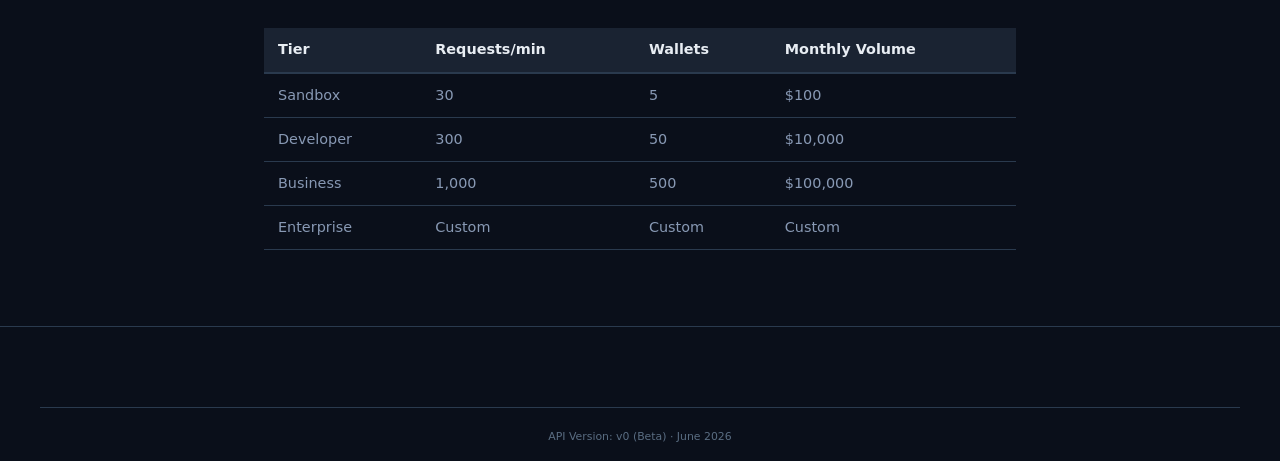
<file: docs/api.html>
<!DOCTYPE html>
<html lang="en" data-theme="dark" data-lang="en">
<head>
<meta charset="UTF-8">
<meta name="viewport" content="width=device-width, initial-scale=1.0">
<title>Agent Integration Guide — ArrivalX</title>
<link rel="stylesheet" href="../css/style.css">
<style>
.doc-page-inner { max-width: 800px; margin: 0 auto; padding: 0 24px 60px; }
.doc-page-inner h1 { font-size: clamp(1.5rem, 3vw, 2rem); margin-bottom: 8px; }
.doc-page-inner h2 { font-size: 1.3rem; margin: 36px 0 12px; color: var(--accent); }
.doc-page-inner h3 { font-size: 1.05rem; margin: 24px 0 8px; }
.doc-page-inner p { color: var(--text-secondary); line-height: 1.75; margin-bottom: 10px; }
.doc-page-inner ul, .doc-page-inner ol { padding-left: 20px; margin-bottom: 16px; color: var(--text-secondary); }
.doc-page-inner li { margin-bottom: 5px; line-height: 1.6; }
.doc-page-inner table { width: 100%; border-collapse: collapse; margin: 16px 0; font-size: 0.9rem; }
.doc-page-inner th { background: var(--bg-card); padding: 10px 14px; text-align: left; font-weight: 700; border-bottom: 2px solid var(--border); }
.doc-page-inner td { padding: 10px 14px; border-bottom: 1px solid var(--border); color: var(--text-secondary); }
.doc-page-inner hr { border: none; border-top: 1px solid var(--border); margin: 32px 0; }
.doc-page-inner blockquote { border-left: 3px solid var(--accent); padding: 10px 18px; margin: 16px 0; background: var(--accent-dim); border-radius: 0 var(--radius-sm) var(--radius-sm) 0; color: var(--text-secondary); }
.doc-page-inner code { background: var(--bg-card); padding: 2px 6px; border-radius: 4px; font-size: 0.85em; color: var(--accent); }
.doc-page-inner pre { background: #000; padding: 16px; border-radius: var(--radius-sm); overflow-x: auto; margin: 12px 0; }
.doc-page-inner pre code { background: none; padding: 0; color: #22c55e; font-size: 0.85rem; }
.endpoint { background: var(--bg-card); border: 1px solid var(--border); border-radius: var(--radius-sm); padding: 10px 16px; margin: 6px 0; font-family: monospace; font-size: 0.88rem; color: var(--text-secondary); }
.method { display: inline-block; padding: 2px 8px; border-radius: 4px; font-size: 0.78rem; font-weight: 700; margin-right: 8px; }
.method.get { background: #22c55e; color: #000; }
.method.post { background: #3b82f6; color: #fff; }
.method.patch { background: #f59e0b; color: #000; }
.method.delete { background: #ef4444; color: #fff; }
</style>
</head>
<body>
<nav class="nav" id="nav"><div class="nav-inner">
  <a href="../index.html" class="logo">Arrival<span class="logo-accent">X</span></a>
  <button class="mobile-menu-btn" onclick="toggleMobileMenu()" aria-label="Menu">☰</button>
  <div class="nav-links">
    
    <a href="../demo.html" data-en="Demo" data-zh="Demo">Demo</a>
    <a href="../index.html#docs" data-en="Resources" data-zh="资源">Resources</a>
    <button class="lang-toggle" id="langBtn" onclick="toggleLang()">中文</button>
  </div>
</div></nav>

<nav class="doc-sub-nav-wrap"><div class="doc-sub-nav">
  <a href="product.html" data-en="Product" data-zh="产品定义">Product</a>
  <a href="business.html" data-en="Business" data-zh="商业模式">Business</a>
  <a href="api.html" class="active" data-en="API / SDK" data-zh="API / SDK">API / SDK</a>
  <a href="overview.html" data-en="Overview" data-zh="总览">Overview</a>
</div></nav>

<main class="doc-page">
<div class="doc-page-inner">

<h1 data-en="💻 Agent Integration Guide" data-zh="💻 Agent 集成指南">💻 Agent Integration Guide</h1>
<blockquote>
<p data-en="Give your AI agent a bank account in 5 minutes." data-zh="5 分钟给你的 AI Agent 一个银行账户。">Give your AI agent a bank account in 5 minutes.</p>
</blockquote>

<h2 data-en="Quickstart" data-zh="快速开始">Quickstart</h2>

<h3 data-en="1. Install" data-zh="1. 安装">1. Install</h3>
<pre><code>npm install @arrivalx/agent-sdk
# or
pip install arrivalx-agent-sdk
# or
go get github.com/arrivalx/agent-sdk-go</code></pre>

<h3 data-en="2. Get API Key" data-zh="2. 获取 API 密钥">2. Get API Key</h3>
<pre><code>curl -X POST https://api.arrivalx.money/v0/developers/register \
  -H "Content-Type: application/json" \
  -d '{"email": "dev@yourcompany.io", "name": "Your Agent Name"}'
# → {"api_key": "ax_live_...", "developer_id": "dev_..."}</code></pre>

<h3 data-en="3. Create Agent Wallet" data-zh="3. 创建 Agent 钱包">3. Create Agent Wallet</h3>
<pre><code>import { ArrivalX } from '@arrivalx/agent-sdk';

const ax = new ArrivalX({ apiKey: process.env.AX_API_KEY });

const wallet = await ax.wallets.create({
  label: 'my-research-agent',
  jurisdiction: 'US',
  spendingLimit: '1000.00',
});

console.log(wallet.address);
// → 0x7a9b...3f2c (Cobo MPC, fully managed)</code></pre>

<h3 data-en="4. Make a Payment" data-zh="4. 发起支付">4. Make a Payment</h3>
<pre><code>const payment = await wallet.pay({
  to: 'api.dataprovider.io',
  amount: '0.50',
  currency: 'USDC',
  protocol: 'x402',
});

console.log(payment.status); // → "settled"</code></pre>

<h3 data-en="5. That's It" data-zh="5. 就这些">5. That's It</h3>
<p data-en="No gas fee management. No key custody. No blockchain RPC endpoints. No compliance paperwork." data-zh="无需管理 Gas 费。无需密钥托管。无需区块链 RPC 节点。无需合规文书。">No gas fee management. No key custody. No blockchain RPC endpoints. No compliance paperwork.</p>

<hr>

<h2 data-en="API Reference" data-zh="API 参考">API Reference</h2>

<h3 data-en="Authentication" data-zh="认证">Authentication</h3>
<p data-en="All requests require an API key:" data-zh="所有请求需要 API 密钥：">All requests require an API key:</p>
<pre><code>Authorization: Bearer ax_live_YOUR_API_KEY</code></pre>

<h3 data-en="Base URL" data-zh="基础地址">Base URL</h3>
<pre><code>https://api.arrivalx.money/v0</code></pre>

<h3 data-en="Wallets" data-zh="钱包">Wallets</h3>
<div class="endpoint"><span class="method post">POST</span> /wallets <span data-en="— Create an agent wallet" data-zh="— 创建 Agent 钱包">— Create an agent wallet</span></div>
<div class="endpoint"><span class="method get">GET</span> /wallets <span data-en="— List all wallets" data-zh="— 列出所有钱包">— List all wallets</span></div>
<div class="endpoint"><span class="method get">GET</span> /wallets/:id <span data-en="— Get wallet details" data-zh="— 获取钱包详情">— Get wallet details</span></div>
<div class="endpoint"><span class="method patch">PATCH</span> /wallets/:id <span data-en="— Update wallet config" data-zh="— 更新钱包配置">— Update wallet config</span></div>
<div class="endpoint"><span class="method delete">DELETE</span> /wallets/:id <span data-en="— Archive wallet" data-zh="— 归档钱包">— Archive wallet</span></div>

<h3 data-en="Payments" data-zh="支付">Payments</h3>
<div class="endpoint"><span class="method post">POST</span> /payments <span data-en="— Initiate payment" data-zh="— 发起支付">— Initiate payment</span></div>
<div class="endpoint"><span class="method get">GET</span> /payments/:id <span data-en="— Get payment status" data-zh="— 获取支付状态">— Get payment status</span></div>
<div class="endpoint"><span class="method get">GET</span> /payments <span data-en="— List payments (filterable)" data-zh="— 列出支付（可筛选）">— List payments (filterable)</span></div>

<h3 data-en="Payment Status Flow" data-zh="支付状态流转">Payment Status Flow</h3>
<p><code>processing</code> → <code>screening</code> → <code>routing</code> → <code>settling</code> → <code>settled</code> | <code>failed</code> | <code>blocked</code></p>

<hr>

<h2 data-en="Protocol Support" data-zh="协议支持">Protocol Support</h2>

<h3 data-en="x402 (HTTP 402 Payment Required)" data-zh="x402（HTTP 402 需要支付）">x402 (HTTP 402 Payment Required)</h3>
<p data-en="ArrivalX acts as a compliant x402 payment processor. Your agent hits a 402 response → ArrivalX pays → retries → returns result. All transparent." data-zh="ArrivalX 作为合规的 x402 支付处理器。Agent 收到 402 响应 → ArrivalX 支付 → 重试 → 返回结果。全流程透明。">ArrivalX acts as a compliant x402 payment processor. Your agent hits a 402 response → ArrivalX pays → retries → returns result. All transparent.</p>

<h3 data-en="MPP (Stripe Machine Payments Protocol)" data-zh="MPP（Stripe 机器支付协议）">MPP (Stripe Machine Payments Protocol)</h3>
<p data-en="For merchant/enterprise agent payments via traditional card networks. Handles USDC → fiat conversion → MPP settlement." data-zh="面向商户/企业的 Agent 支付，通过传统卡网络结算。负责 USDC → 法币转换 → MPP 结算。">For merchant/enterprise agent payments via traditional card networks.</p>

<h3 data-en="AP2 (Cobo Agent Payment Protocol)" data-zh="AP2（Cobo Agent 支付协议）">AP2 (Cobo Agent Payment Protocol)</h3>
<p data-en="For agent-to-agent direct settlement using Cobo's protocol." data-zh="通过 Cobo 协议实现 Agent 间直接结算。">For agent-to-agent direct settlement using Cobo's protocol.</p>

<hr>

<h2 data-en="Compliance & Routing" data-zh="合规与路由">Compliance & Routing</h2>

<h3 data-en="Jurisdiction Routing" data-zh="司法辖区路由">Jurisdiction Routing</h3>
<div class="table-wrap"><table>
<tr><th data-en="Agent Location" data-zh="Agent 位置">Agent</th><th data-en="Counterparty" data-zh="对手方">Counterparty</th><th data-en="Routed Through" data-zh="路由至">Route</th><th data-en="Reason" data-zh="原因">Reason</th></tr>
<tr><td data-en="US" data-zh="美国">US</td><td data-en="US" data-zh="美国">US</td><td>🇺🇸 FinCEN MSB</td><td data-en="Domestic, lowest latency" data-zh="境内，最低延迟">Domestic</td></tr>
<tr><td data-en="US" data-zh="美国">US</td><td data-en="APAC" data-zh="亚太">APAC</td><td>🇭🇰 MSO</td><td data-en="Asia corridor" data-zh="亚洲通道">Asia corridor</td></tr>
<tr><td data-en="APAC" data-zh="亚太">APAC</td><td data-en="US" data-zh="美国">US</td><td>🇦🇺 DCE</td><td data-en="US-friendly APAC hub" data-zh="对美友好的亚太枢纽">APAC hub</td></tr>
<tr><td data-en="APAC" data-zh="亚太">APAC</td><td data-en="APAC" data-zh="亚太">APAC</td><td>🇭🇰 MSO</td><td data-en="Regional efficiency" data-zh="区域效率">Regional</td></tr>
<tr><td data-en="CA" data-zh="加拿大">CA</td><td data-en="US" data-zh="美国">US</td><td>🇨🇦 FINTRAC</td><td data-en="North American redundancy" data-zh="北美冗余">NA redundancy</td></tr>
</table></div>

<h3 data-en="Compliance Guarantees" data-zh="合规保障">Compliance Guarantees</h3>
<div class="table-wrap"><table>
<tr><th data-en="Check" data-zh="检查项">Check</th><th data-en="Method" data-zh="方法">Method</th></tr>
<tr><td data-en="KYB" data-zh="KYB">KYB</td><td data-en="Developer identity verification (Regtank)" data-zh="开发者身份验证（Regtank）">Regtank</td></tr>
<tr><td data-en="Agent KYC" data-zh="Agent KYC">Agent KYC</td><td data-en="Agent-to-wallet binding + transaction patterns" data-zh="Agent-钱包绑定 + 交易模式分析">Wallet binding</td></tr>
<tr><td data-en="Sanctions Screening" data-zh="制裁筛查">Sanctions</td><td data-en="OFAC, UN, EU, HK, AU consolidated lists" data-zh="OFAC、UN、EU、HK、AU 联合名单">Multi-list</td></tr>
<tr><td data-en="AML/CFT" data-zh="AML/CFT">AML/CFT</td><td data-en="Regtank real-time risk scoring" data-zh="Regtank 实时风险评分">Regtank</td></tr>
<tr><td data-en="SAR Filing" data-zh="可疑报告">SAR Filing</td><td data-en="Automatic at risk > 75" data-zh="风险评分 >75 自动提交">Auto >75</td></tr>
<tr><td data-en="Audit Trail" data-zh="审计追踪">Audit</td><td data-en="Immutable transaction logs" data-zh="不可篡改的交易日志">Immutable</td></tr>
</table></div>

<hr>

<h2 data-en="SDK Examples" data-zh="SDK 示例">SDK Examples</h2>

<h3 data-en="Python" data-zh="Python">Python</h3>
<pre><code>from arrivalx import ArrivalX

ax = ArrivalX(api_key="ax_live_...")
wallet = ax.wallets.create(label="my-python-agent", jurisdiction="US")
payment = wallet.pay(to="api.dataprovider.io", amount="0.50", currency="USDC")
print(f"Payment {payment.id}: {payment.status}")</code></pre>

<h3>Go</h3>
<pre><code>ax := arrivalx.NewClient("ax_live_...")
wallet, _ := ax.Wallets.Create(arrivalx.CreateWalletParams{
    Label: "my-go-agent", Jurisdiction: "US",
})
payment, _ := wallet.Pay(arrivalx.PayParams{
    To: "api.service.io", Amount: "1.00", Currency: "USDC",
})</code></pre>

<h3 data-en="Webhook Events" data-zh="Webhook 事件">Webhook Events</h3>
<pre><code>{
  "event": "payment.settled",
  "data": {
    "payment_id": "pay_xyz789",
    "amount": "0.50", "currency": "USDC",
    "fee": "0.0025", "settlement_amount": "0.4975",
    "protocol": "x402", "tx_hash": "0x..."
  }
}</code></pre>

<hr>

<h2 data-en="Rate Limits" data-zh="速率限制">Rate Limits</h2>
<div class="table-wrap"><table>
<tr><th data-en="Tier" data-zh="等级">Tier</th><th data-en="Requests/min" data-zh="请求/分钟">Req/min</th><th data-en="Wallets" data-zh="钱包数">Wallets</th><th data-en="Monthly Volume" data-zh="月交易额">Volume/mo</th></tr>
<tr><td data-en="Sandbox" data-zh="沙盒">Sandbox</td><td>30</td><td>5</td><td>$100</td></tr>
<tr><td data-en="Developer" data-zh="开发者">Developer</td><td>300</td><td>50</td><td>$10,000</td></tr>
<tr><td data-en="Business" data-zh="商业">Business</td><td>1,000</td><td>500</td><td>$100,000</td></tr>
<tr><td data-en="Enterprise" data-zh="企业">Enterprise</td><td data-en="Custom" data-zh="定制">Custom</td><td data-en="Custom" data-zh="定制">Custom</td><td data-en="Custom" data-zh="定制">Custom</td></tr>
</table></div>

</div>
</main>

<footer class="footer">
  <div class="footer-bottom">
    <span data-en="API Version: v0 (Beta) · June 2026" data-zh="API 版本：v0 (Beta) · 2026年6月">API Version: v0 (Beta) · June 2026</span>
  </div>
</footer>
<script defer src="docs.js"></script>
</body>
</html>
</file>
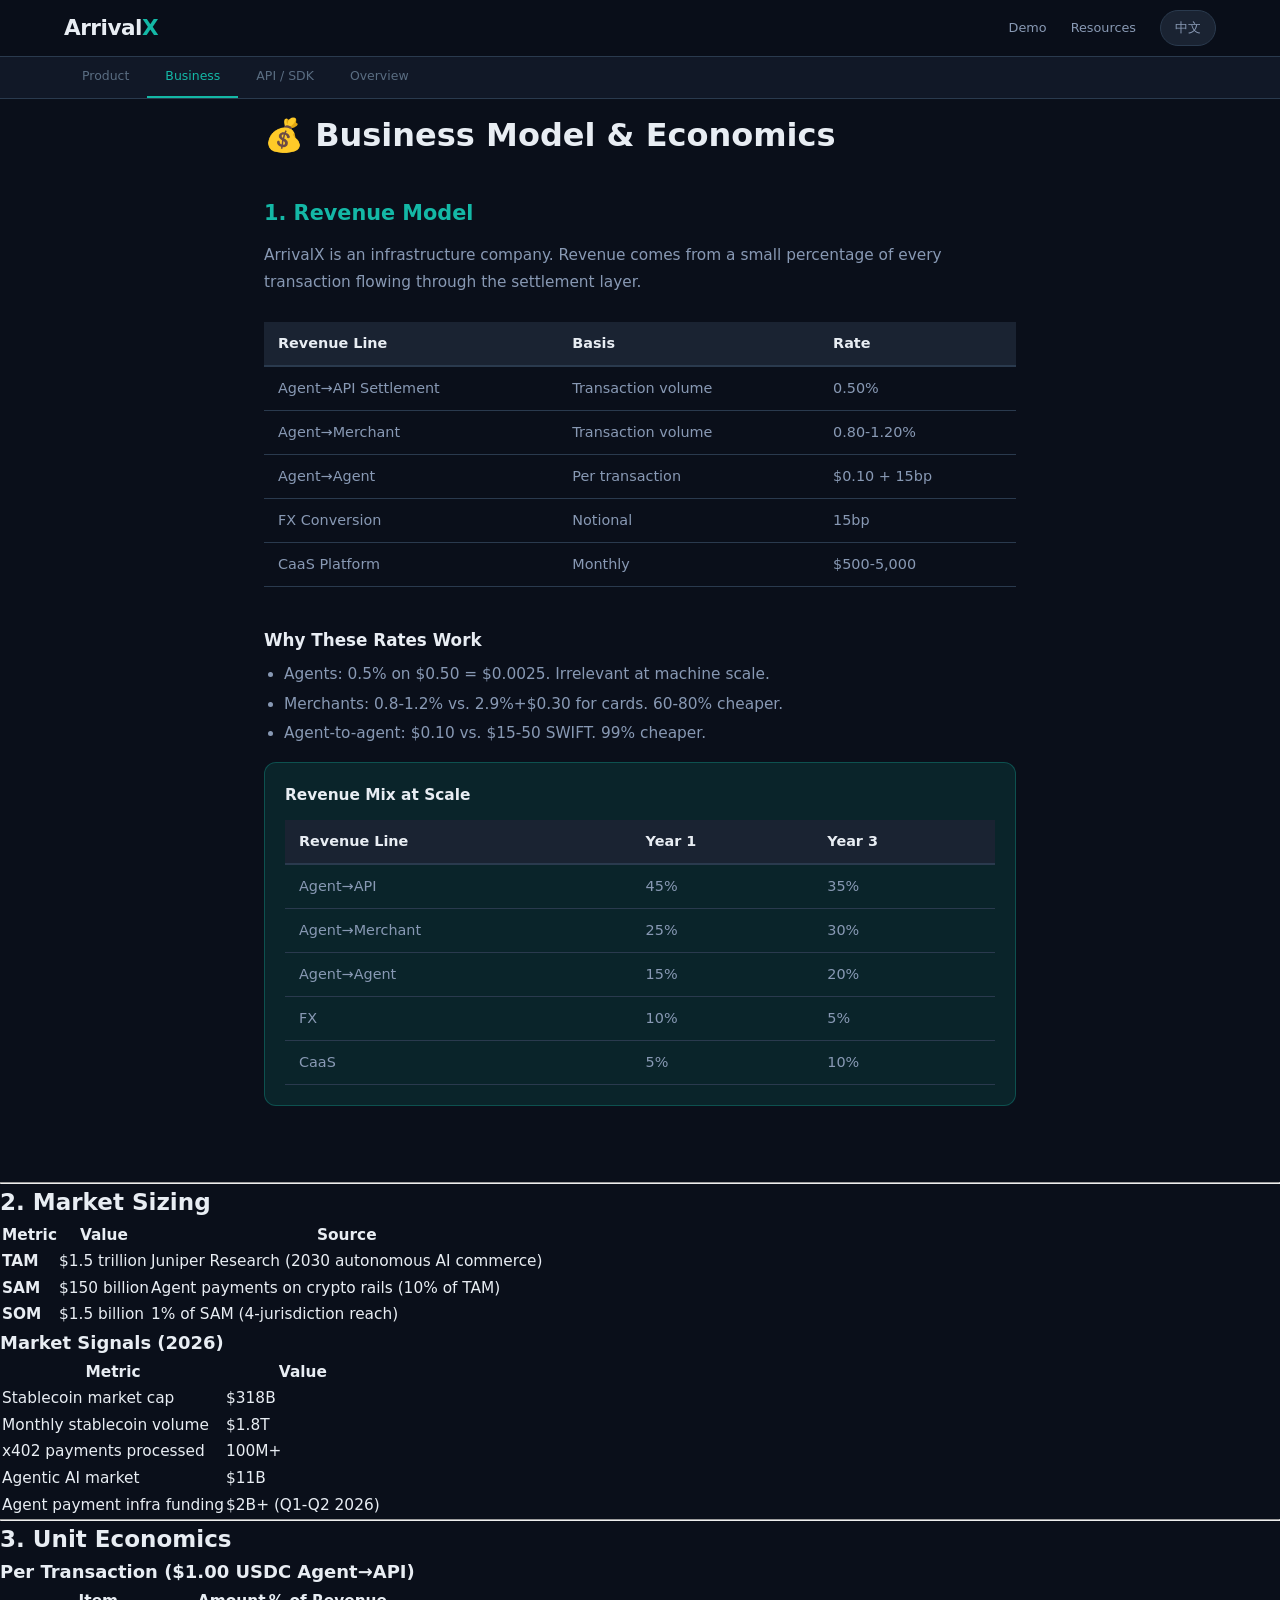
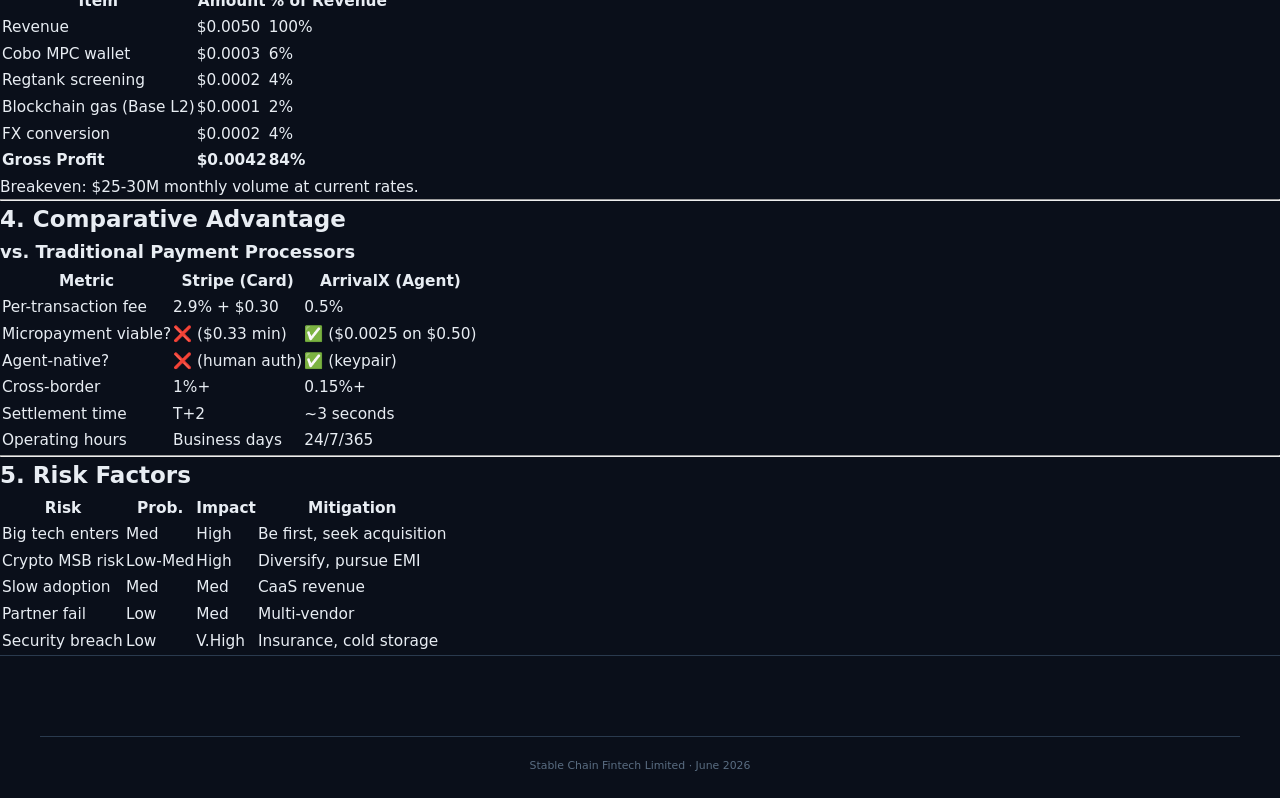
<file: docs/business.html>
<!DOCTYPE html>
<html lang="en" data-theme="dark" data-lang="en">
<head>
<meta charset="UTF-8">
<meta name="viewport" content="width=device-width, initial-scale=1.0">
<title>Business Model — ArrivalX</title>
<link rel="stylesheet" href="../css/style.css">
<style>
.doc-page-inner { max-width: 800px; margin: 0 auto; padding: 0 24px 60px; }
.doc-page-inner h1 { font-size: clamp(1.5rem, 3vw, 2rem); margin-bottom: 8px; }
.doc-page-inner h2 { font-size: 1.3rem; margin: 36px 0 12px; color: var(--accent); }
.doc-page-inner h3 { font-size: 1.05rem; margin: 24px 0 8px; }
.doc-page-inner p { color: var(--text-secondary); line-height: 1.75; margin-bottom: 10px; }
.doc-page-inner ul, .doc-page-inner ol { padding-left: 20px; margin-bottom: 16px; color: var(--text-secondary); }
.doc-page-inner li { margin-bottom: 5px; line-height: 1.6; }
.doc-page-inner table { width: 100%; border-collapse: collapse; margin: 16px 0; font-size: 0.9rem; }
.doc-page-inner th { background: var(--bg-card); padding: 10px 14px; text-align: left; font-weight: 700; border-bottom: 2px solid var(--border); }
.doc-page-inner td { padding: 10px 14px; border-bottom: 1px solid var(--border); color: var(--text-secondary); }
.doc-page-inner hr { border: none; border-top: 1px solid var(--border); margin: 32px 0; }
.doc-page-inner code { background: var(--bg-card); padding: 2px 6px; border-radius: 4px; font-size: 0.85em; color: var(--accent); }
.highlight-box { background: var(--accent-dim); border: 1px solid rgba(20,184,166,0.3); border-radius: var(--radius); padding: 20px; margin: 16px 0; }
</style>
</head>
<body>
<nav class="nav" id="nav"><div class="nav-inner">
  <a href="../index.html" class="logo">Arrival<span class="logo-accent">X</span></a>
  <button class="mobile-menu-btn" onclick="toggleMobileMenu()" aria-label="Menu">☰</button>
  <div class="nav-links">
    
    <a href="../demo.html" data-en="Demo" data-zh="Demo">Demo</a>
    <a href="../index.html#docs" data-en="Resources" data-zh="资源">Resources</a>
    <button class="lang-toggle" id="langBtn" onclick="toggleLang()">中文</button>
  </div>
</div></nav>

<nav class="doc-sub-nav-wrap"><div class="doc-sub-nav">
  <a href="product.html" data-en="Product" data-zh="产品定义">Product</a>
  <a href="business.html" class="active" data-en="Business" data-zh="商业模式">Business</a>
  <a href="api.html" data-en="API / SDK" data-zh="API / SDK">API / SDK</a>
  <a href="overview.html" data-en="Overview" data-zh="总览">Overview</a>
</div></nav>

<main class="doc-page">
<div class="doc-page-inner">

<h1 data-en="💰 Business Model & Economics" data-zh="💰 商业模式与经济学">💰 Business Model & Economics</h1>

<h2 data-en="1. Revenue Model" data-zh="1. 收入模型">1. Revenue Model</h2>
<p data-en="ArrivalX is an infrastructure company. Revenue comes from a small percentage of every transaction flowing through the settlement layer." data-zh="ArrivalX 是基础设施公司。收入来自通过结算层的每一笔交易的小额分成。">ArrivalX is an infrastructure company. Revenue comes from a small percentage of every transaction flowing through the settlement layer.</p>

<div class="table-wrap"><table>
<tr><th data-en="Revenue Line" data-zh="收入线">Revenue Line</th><th data-en="Basis" data-zh="基础">Basis</th><th data-en="Rate" data-zh="费率">Rate</th></tr>
<tr><td data-en="Agent→API Settlement" data-zh="Agent→API 结算">Agent→API</td><td data-en="Transaction volume" data-zh="交易量">Volume</td><td>0.50%</td></tr>
<tr><td data-en="Agent→Merchant" data-zh="Agent→商户">Agent→Merchant</td><td data-en="Transaction volume" data-zh="交易量">Volume</td><td>0.80-1.20%</td></tr>
<tr><td data-en="Agent→Agent" data-zh="Agent→Agent">Agent→Agent</td><td data-en="Per transaction" data-zh="每笔">Per tx</td><td>$0.10 + 15bp</td></tr>
<tr><td data-en="FX Conversion" data-zh="外汇转换">FX</td><td data-en="Notional" data-zh="名义金额">Notional</td><td>15bp</td></tr>
<tr><td data-en="CaaS Platform" data-zh="CaaS 平台费">CaaS</td><td data-en="Monthly" data-zh="月付">Monthly</td><td>$500-5,000</td></tr>
</table></div>

<h3 data-en="Why These Rates Work" data-zh="费率为何合理">Why These Rates Work</h3>
<ul>
<li data-en="Agents: 0.5% on $0.50 = $0.0025. Irrelevant at machine scale." data-zh="Agent：$0.50 的 0.5% = $0.0025。在机器规模下微不足道。">Agents: 0.5% on $0.50 = $0.0025. Irrelevant at machine scale.</li>
<li data-en="Merchants: 0.8-1.2% vs. 2.9%+$0.30 for cards. 60-80% cheaper." data-zh="商户：0.8-1.2% vs. 信用卡 2.9%+$0.30。便宜 60-80%。">Merchants: 0.8-1.2% vs. 2.9%+$0.30 for cards. 60-80% cheaper.</li>
<li data-en="Agent-to-agent: $0.10 vs. $15-50 SWIFT. 99% cheaper." data-zh="Agent 间结算：$0.10 vs. SWIFT $15-50。便宜 99%。">Agent-to-agent: $0.10 vs. $15-50 SWIFT. 99% cheaper.</li>
</ul>

<div class="highlight-box">
<strong data-en="Revenue Mix at Scale" data-zh="规模化后的收入结构">Revenue Mix at Scale</strong>
<table style="margin:12px 0 0 0">
<tr><th data-en="Revenue Line" data-zh="收入线">Line</th><th data-en="Year 1" data-zh="第1年">Y1</th><th data-en="Year 3" data-zh="第3年">Y3</th></tr>
<tr><td data-en="Agent→API" data-zh="Agent→API">→API</td><td>45%</td><td>35%</td></tr>
<tr><td data-en="Agent→Merchant" data-zh="Agent→商户">→Mch</td><td>25%</td><td>30%</td></tr>
<tr><td data-en="Agent→Agent" data-zh="Agent→Agent">→Agent</td><td>15%</td><td>20%</td></tr>
<tr><td>FX</td><td>10%</td><td>5%</td></tr>
<tr><td>CaaS</td><td>5%</td><td>10%</td></tr>
</table></div>
</div>

<hr>

<h2 data-en="2. Market Sizing" data-zh="2. 市场规模">2. Market Sizing</h2>
<div class="table-wrap"><table>
<tr><th data-en="Metric" data-zh="指标">Metric</th><th data-en="Value" data-zh="值">Value</th><th data-en="Source" data-zh="来源">Source</th></tr>
<tr><td><strong data-en="TAM" data-zh="TAM（总市场）">TAM</strong></td><td data-en="$1.5 trillion" data-zh="1.5 万亿美元">$1.5T</td><td data-en="Juniper Research (2030 autonomous AI commerce)" data-zh="Juniper Research（2030 自主 AI 商业）">Juniper</td></tr>
<tr><td><strong data-en="SAM" data-zh="SAM（可服务市场）">SAM</strong></td><td data-en="$150 billion" data-zh="1500 亿美元">$150B</td><td data-en="Agent payments on crypto rails (10% of TAM)" data-zh="加密轨道上的 Agent 支付（TAM 的 10%）">10% TAM</td></tr>
<tr><td><strong data-en="SOM" data-zh="SOM（可得市场）">SOM</strong></td><td data-en="$1.5 billion" data-zh="15 亿美元">$1.5B</td><td data-en="1% of SAM (4-jurisdiction reach)" data-zh="SAM 的 1%（4 司法辖区覆盖）">1% SAM</td></tr>
</table></div>

<h3 data-en="Market Signals (2026)" data-zh="市场信号（2026）">Market Signals (2026)</h3>
<div class="table-wrap"><table>
<tr><th data-en="Metric" data-zh="指标">Metric</th><th data-en="Value" data-zh="值">Value</th></tr>
<tr><td data-en="Stablecoin market cap" data-zh="稳定币市值">Stablecoin MC</td><td>$318B</td></tr>
<tr><td data-en="Monthly stablecoin volume" data-zh="月度稳定币交易量">Monthly vol</td><td>$1.8T</td></tr>
<tr><td data-en="x402 payments processed" data-zh="x402 支付笔数">x402 txns</td><td>100M+</td></tr>
<tr><td data-en="Agentic AI market" data-zh="Agent AI 市场">Agent AI mkt</td><td>$11B</td></tr>
<tr><td data-en="Agent payment infra funding" data-zh="Agent 支付基础设施融资">Funding</td><td data-en="$2B+ (Q1-Q2 2026)" data-zh="$2B+（2026 Q1-Q2）">$2B+</td></tr>
</table></div>

<hr>

<h2 data-en="3. Unit Economics" data-zh="3. 单位经济学">3. Unit Economics</h2>
<h3 data-en="Per Transaction ($1.00 USDC Agent→API)" data-zh="每笔交易（$1.00 USDC Agent→API）">Per $1.00 USDC Transaction</h3>
<div class="table-wrap"><table>
<tr><th data-en="Item" data-zh="项目">Item</th><th data-en="Amount" data-zh="金额">Amount</th><th data-en="% of Revenue" data-zh="占收入%">% Rev</th></tr>
<tr><td data-en="Revenue " data-zh="收入 ">Revenue</td><td>$0.0050</td><td>100%</td></tr>
<tr><td data-en="Cobo MPC wallet" data-zh="Cobo MPC 钱包">Cobo</td><td>$0.0003</td><td>6%</td></tr>
<tr><td data-en="Regtank screening" data-zh="Regtank 筛查">Screening</td><td>$0.0002</td><td>4%</td></tr>
<tr><td data-en="Blockchain gas (Base L2)" data-zh="链上 Gas（Base L2）">Gas</td><td>$0.0001</td><td>2%</td></tr>
<tr><td data-en="FX conversion" data-zh="外汇转换">FX</td><td>$0.0002</td><td>4%</td></tr>
<tr><td><strong data-en="Gross Profit" data-zh="毛利润">Gross Profit</strong></td><td><strong>$0.0042</strong></td><td><strong>84%</strong></td></tr>
</table></div>

<p data-en="Breakeven: $25-30M monthly volume at current rates." data-zh="盈亏平衡点：在当前费率下月交易量达 $25-30M。">Breakeven: $25-30M monthly volume at current rates.</p>

<hr>

<h2 data-en="4. Comparative Advantage" data-zh="4. 比较优势">4. Comparative Advantage</h2>
<h3 data-en="vs. Traditional Payment Processors" data-zh="对比传统支付处理器">vs. Traditional Payment Processors</h3>
<div class="table-wrap"><table>
<tr><th data-en="Metric" data-zh="指标">Metric</th><th data-en="Stripe (Card)" data-zh="Stripe（卡）">Stripe</th><th data-en="ArrivalX (Agent)" data-zh="ArrivalX（Agent）">ArrivalX</th></tr>
<tr><td data-en="Per-transaction fee" data-zh="单笔费率">Fee</td><td>2.9% + $0.30</td><td>0.5%</td></tr>
<tr><td data-en="Micropayment viable?" data-zh="支持微支付？">Micropayment</td><td>❌ ($0.33 min)</td><td>✅ ($0.0025 on $0.50)</td></tr>
<tr><td data-en="Agent-native?" data-zh="Agent 原生？">Agent-native</td><td>❌ (human auth)</td><td>✅ (keypair)</td></tr>
<tr><td data-en="Cross-border" data-zh="跨境">Cross-border</td><td>1%+</td><td>0.15%+</td></tr>
<tr><td data-en="Settlement time" data-zh="结算时间">Settlement</td><td>T+2</td><td>~3 seconds</td></tr>
<tr><td data-en="Operating hours" data-zh="运营时间">Hours</td><td data-en="Business days" data-zh="工作日">Biz days</td><td>24/7/365</td></tr>
</table></div>

<hr>

<h2 data-en="5. Risk Factors" data-zh="5. 风险因素">5. Risk Factors</h2>
<div class="table-wrap"><table>
<tr><th data-en="Risk" data-zh="风险">Risk</th><th data-en="Prob." data-zh="概率">Prob</th><th data-en="Impact" data-zh="影响">Impact</th><th data-en="Mitigation" data-zh="缓解">Mitigation</th></tr>
<tr><td data-en="Big tech enters" data-zh="大厂进入">Big tech enters</td><td data-en="Med" data-zh="中">Med</td><td data-en="High" data-zh="高">High</td><td data-en="Be first, seek acquisition" data-zh="先发优势，寻求收购">1st mover</td></tr>
<tr><td data-en="Crypto MSB risk" data-zh="加密MSB风险">Crypto MSB risk</td><td data-en="Low-Med" data-zh="低-中">Low-Med</td><td data-en="High" data-zh="高">High</td><td data-en="Diversify, pursue EMI" data-zh="多元化，申请 EMI">EMI</td></tr>
<tr><td data-en="Slow adoption" data-zh="采用慢">Slow adoption</td><td data-en="Med" data-zh="中">Med</td><td data-en="Med" data-zh="中">Med</td><td data-en="CaaS revenue" data-zh="CaaS 收入多元">CaaS</td></tr>
<tr><td data-en="Partner fail" data-zh="合作失败">Partner fail</td><td data-en="Low" data-zh="低">Low</td><td data-en="Med" data-zh="中">Med</td><td data-en="Multi-vendor" data-zh="多供应商">Multi</td></tr>
<tr><td data-en="Security breach" data-zh="安全漏洞">Breach</td><td data-en="Low" data-zh="低">Low</td><td data-en="V.High" data-zh="极高">VH</td><td data-en="Insurance, cold storage" data-zh="保险、冷存储">Insurance</td></tr>
</table></div>

</div>
</main>

<footer class="footer">
  <div class="footer-bottom">
    <span data-en="Stable Chain Fintech Limited · June 2026" data-zh="Stable Chain Fintech Limited · 2026年6月">Stable Chain Fintech Limited · June 2026</span>
  </div>
</footer>
<script defer src="docs.js"></script>
</body>
</html>
</file>
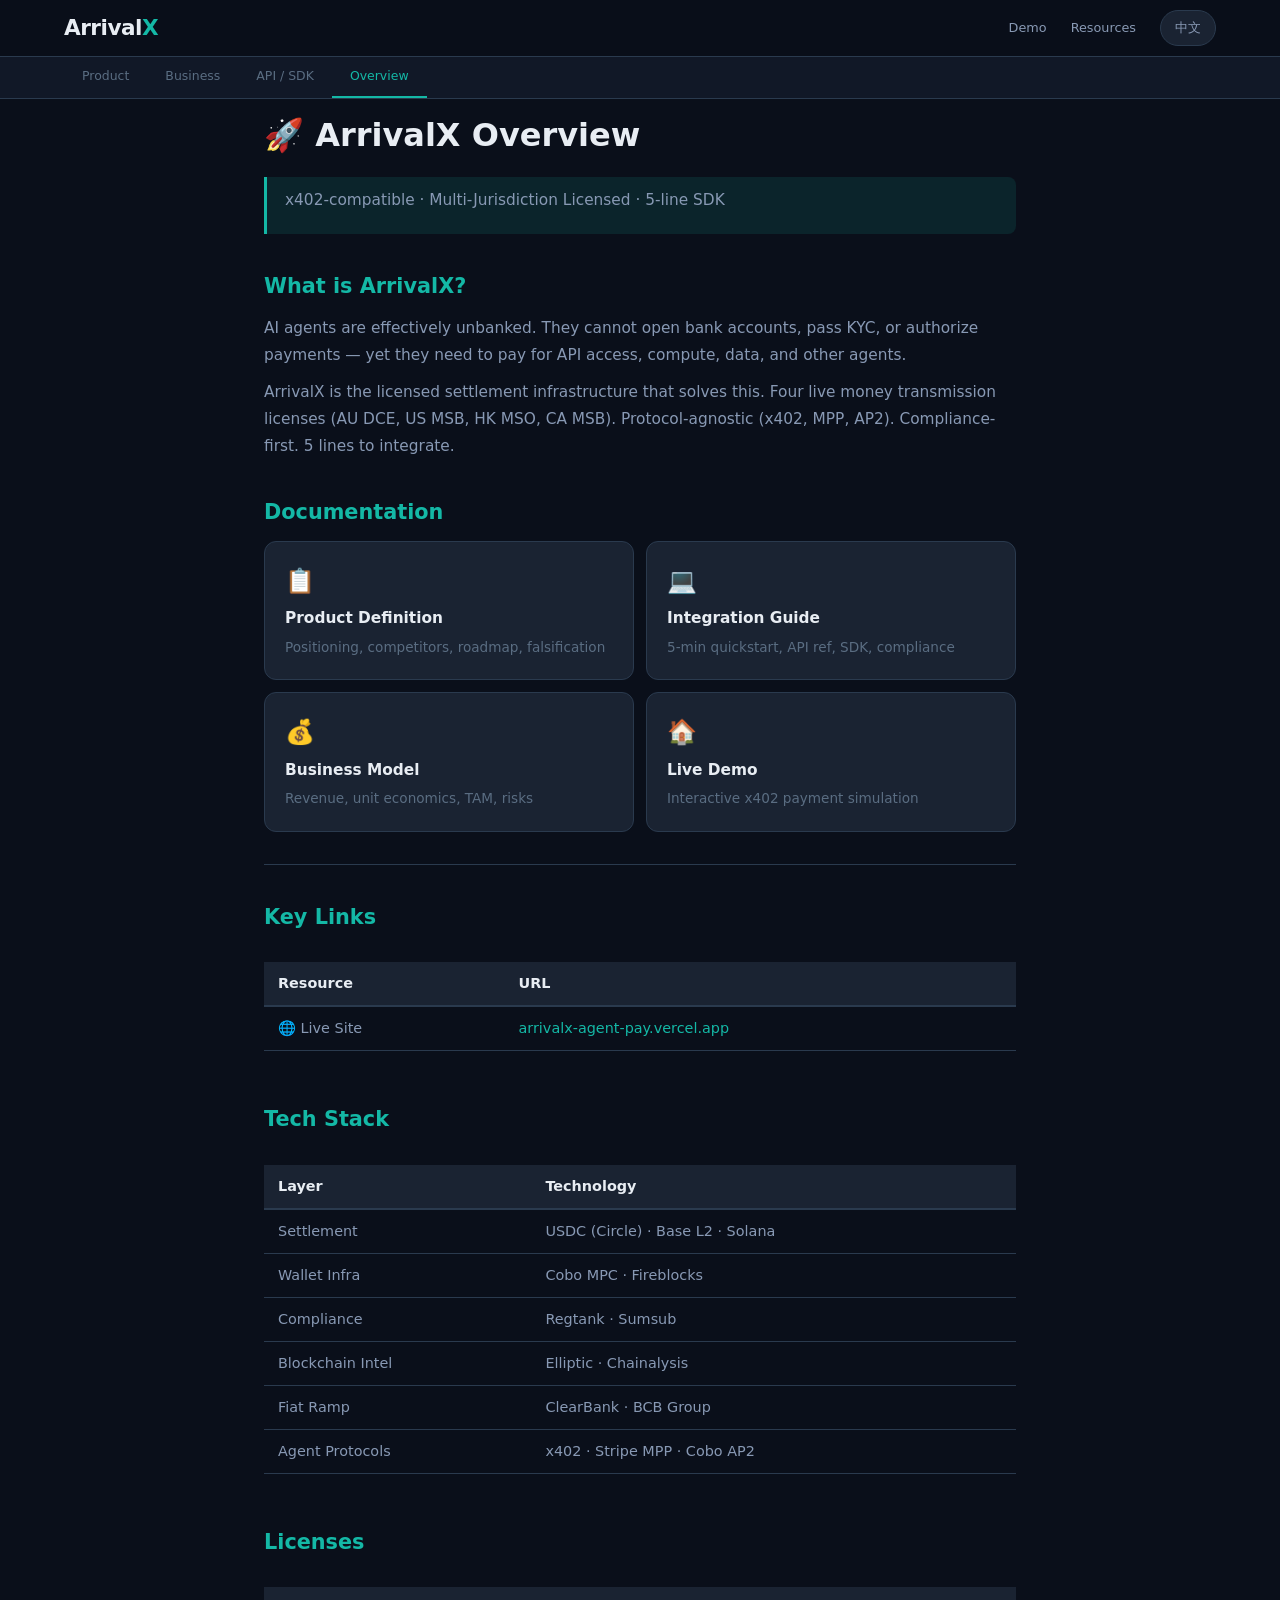
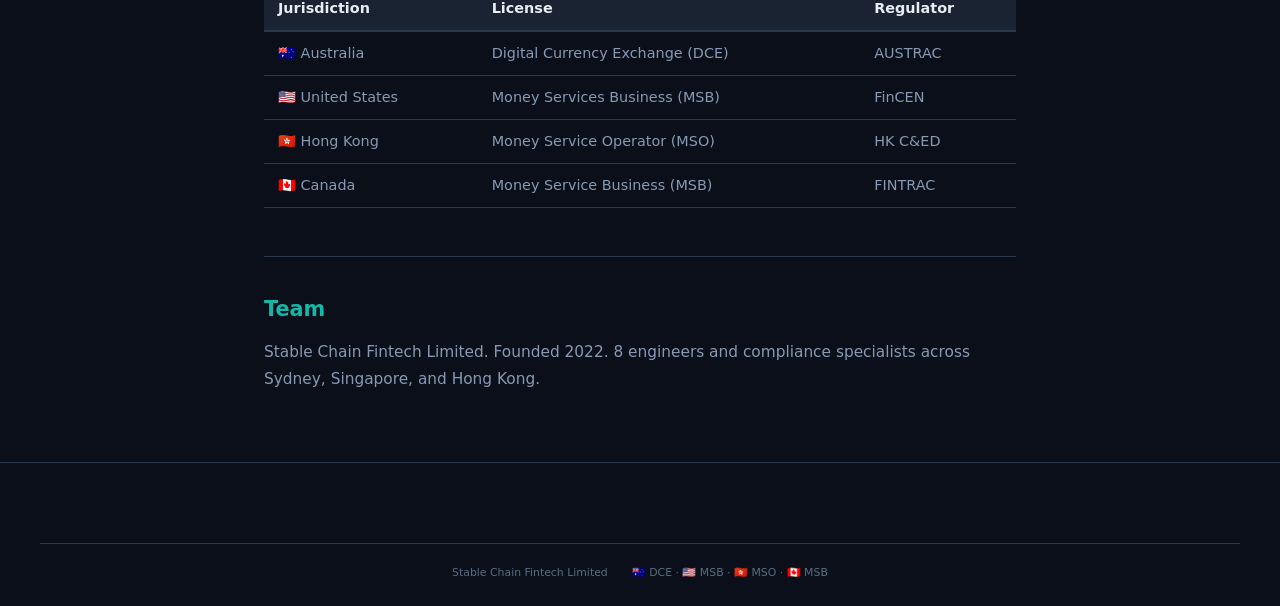
<file: docs/overview.html>
<!DOCTYPE html>
<html lang="en" data-theme="dark" data-lang="en">
<head>
<meta charset="UTF-8">
<meta name="viewport" content="width=device-width, initial-scale=1.0">
<title>Overview — ArrivalX</title>
<link rel="stylesheet" href="../css/style.css">
<style>
.doc-page-inner { max-width: 800px; margin: 0 auto; padding: 0 24px 60px; }
.doc-page-inner h1 { font-size: clamp(1.5rem, 3vw, 2rem); margin-bottom: 8px; }
.doc-page-inner h2 { font-size: 1.3rem; margin: 36px 0 12px; color: var(--accent); }
.doc-page-inner h3 { font-size: 1.05rem; margin: 24px 0 8px; }
.doc-page-inner p { color: var(--text-secondary); line-height: 1.75; margin-bottom: 10px; }
.doc-page-inner ul, .doc-page-inner ol { padding-left: 20px; margin-bottom: 16px; color: var(--text-secondary); }
.doc-page-inner li { margin-bottom: 5px; line-height: 1.6; }
.doc-page-inner table { width: 100%; border-collapse: collapse; margin: 16px 0; font-size: 0.9rem; }
.doc-page-inner th { background: var(--bg-card); padding: 10px 14px; text-align: left; font-weight: 700; border-bottom: 2px solid var(--border); }
.doc-page-inner td { padding: 10px 14px; border-bottom: 1px solid var(--border); color: var(--text-secondary); }
.doc-page-inner hr { border: none; border-top: 1px solid var(--border); margin: 32px 0; }
.doc-page-inner blockquote { border-left: 3px solid var(--accent); padding: 10px 18px; margin: 16px 0; background: var(--accent-dim); border-radius: 0 var(--radius-sm) var(--radius-sm) 0; color: var(--text-secondary); }
.doc-cardlinks { display: grid; grid-template-columns: repeat(2,1fr); gap: 12px; }
.doc-cardlinks a { background: var(--bg-card); border: 1px solid var(--border); border-radius: var(--radius); padding: 20px; text-decoration: none; transition: var(--transition); }
.doc-cardlinks a:hover { border-color: var(--accent); transform: translateY(-2px); box-shadow: 0 8px 24px var(--accent-glow); }
.doc-cardlinks a .icon { font-size: 1.5rem; margin-bottom: 6px; }
.doc-cardlinks a strong { display: block; color: var(--text-primary); margin-bottom: 4px; }
.doc-cardlinks a span { font-size: 0.85rem; color: var(--text-muted); }
@media (max-width: 600px) { .doc-cardlinks { grid-template-columns: 1fr; } }
</style>
</head>
<body>
<nav class="nav" id="nav"><div class="nav-inner">
  <a href="../index.html" class="logo">Arrival<span class="logo-accent">X</span></a>
  <button class="mobile-menu-btn" onclick="toggleMobileMenu()" aria-label="Menu">☰</button>
  <div class="nav-links">
    
    <a href="../demo.html" data-en="Demo" data-zh="Demo">Demo</a>
    <a href="../index.html#docs" data-en="Resources" data-zh="资源">Resources</a>
    <button class="lang-toggle" id="langBtn" onclick="toggleLang()">中文</button>
  </div>
</div></nav>

<nav class="doc-sub-nav-wrap"><div class="doc-sub-nav">
  <a href="product.html" data-en="Product" data-zh="产品定义">Product</a>
  <a href="business.html" data-en="Business" data-zh="商业模式">Business</a>
  <a href="api.html" data-en="API / SDK" data-zh="API / SDK">API / SDK</a>
  <a href="overview.html" class="active" data-en="Overview" data-zh="总览">Overview</a>
</div></nav>

<main class="doc-page">
<div class="doc-page-inner">

<h1 data-en="🚀 ArrivalX Overview" data-zh="🚀 ArrivalX 项目总览">🚀 ArrivalX Overview</h1>
<blockquote>
<p data-en="x402-compatible · Multi-Jurisdiction Licensed · 5-line SDK" data-zh="x402 兼容 · 多司法辖区持牌 · 5 行代码 SDK">x402-compatible · Multi-Jurisdiction Licensed · 5-line SDK</p>
</blockquote>

<h2 data-en="What is ArrivalX?" data-zh="ArrivalX 是什么？">What is ArrivalX?</h2>
<p data-en="AI agents are effectively unbanked. They cannot open bank accounts, pass KYC, or authorize payments — yet they need to pay for API access, compute, data, and other agents." data-zh="AI Agent 目前处于「无银行账户」状态。无法开设银行账户、通过 KYC 或授权支付——但它们需要支付 API、计算、数据和其他 Agent 的费用。">AI agents are effectively unbanked. They cannot open bank accounts, pass KYC, or authorize payments — yet they need to pay for API access, compute, data, and other agents.</p>
<p data-en="ArrivalX is the licensed settlement infrastructure that solves this. Four live money transmission licenses (AU DCE, US MSB, HK MSO, CA MSB). Protocol-agnostic (x402, MPP, AP2). Compliance-first. 5 lines to integrate." data-zh="ArrivalX 是解决这一问题的持牌结算基础设施。四张生效牌照（澳大利亚 DCE、美国 MSB、香港 MSO、加拿大 MSB）。协议无关（x402、MPP、AP2）。合规优先。5 行代码接入。">ArrivalX is the licensed settlement infrastructure that solves this. Four live money transmission licenses. Protocol-agnostic. Compliance-first. 5 lines to integrate.</p>

<h2 data-en="Documentation" data-zh="文档导航">Documentation</h2>
<div class="doc-cardlinks">
  <a href="product.html">
    <div class="icon">📋</div>
    <strong data-en="Product Definition" data-zh="产品定义">Product Definition</strong>
    <span data-en="Positioning, competitors, roadmap, falsification" data-zh="定位、竞品、路线图、证伪条件">Positioning, competitors, roadmap</span>
  </a>
  <a href="api.html">
    <div class="icon">💻</div>
    <strong data-en="Integration Guide" data-zh="集成指南">Integration Guide</strong>
    <span data-en="5-min quickstart, API ref, SDK, compliance" data-zh="5 分钟快速开始、API 参考、SDK、合规">Quickstart, API, SDK, compliance</span>
  </a>
  <a href="business.html">
    <div class="icon">💰</div>
    <strong data-en="Business Model" data-zh="商业模式">Business Model</strong>
    <span data-en="Revenue, unit economics, TAM, risks" data-zh="收入、单位经济学、市场规模、风险">Revenue, economics, TAM, risks</span>
  </a>
  <a href="../index.html">
    <div class="icon">🏠</div>
    <strong data-en="Live Demo" data-zh="在线演示">Live Demo</strong>
    <span data-en="Interactive x402 payment simulation" data-zh="交互式 x402 支付模拟">Interactive playground</span>
  </a>
</div>

<hr>

<h2 data-en="Key Links" data-zh="关键链接">Key Links</h2>
<div class="table-wrap"><table>
<tr><th data-en="Resource" data-zh="资源">Resource</th><th data-en="URL" data-zh="链接">URL</th></tr>
<tr><td data-en="🌐 Live Site" data-zh="🌐 线上站点">Live Site</td><td><a href="https://arrivalx-agent-pay.vercel.app">arrivalx-agent-pay.vercel.app</a></td></tr>
</table></div>

<h2 data-en="Tech Stack" data-zh="技术栈">Tech Stack</h2>
<div class="table-wrap"><table>
<tr><th data-en="Layer" data-zh="层">Layer</th><th data-en="Technology" data-zh="技术">Technology</th></tr>
<tr><td data-en="Settlement" data-zh="结算">Settlement</td><td>USDC (Circle) · Base L2 · Solana</td></tr>
<tr><td data-en="Wallet Infra" data-zh="钱包基础设施">Wallet</td><td>Cobo MPC · Fireblocks</td></tr>
<tr><td>Compliance</td><td>Regtank · Sumsub</td></tr>
<tr><td data-en="Blockchain Intel" data-zh="链上情报">Intel</td><td>Elliptic · Chainalysis</td></tr>
<tr><td data-en="Fiat Ramp" data-zh="法币出入金">Fiat</td><td>ClearBank · BCB Group</td></tr>
<tr><td data-en="Agent Protocols" data-zh="Agent 协议">Protocols</td><td>x402 · Stripe MPP · Cobo AP2</td></tr>
</table></div>

<h2 data-en="Licenses" data-zh="牌照">Licenses</h2>
<div class="table-wrap"><table>
<tr><th data-en="Jurisdiction" data-zh="司法辖区">Jurisdiction</th><th data-en="License" data-zh="牌照">License</th><th data-en="Regulator" data-zh="监管机构">Regulator</th></tr>
<tr><td>🇦🇺 Australia</td><td data-en="Digital Currency Exchange (DCE)" data-zh="数字货币交易所">DCE</td><td>AUSTRAC</td></tr>
<tr><td>🇺🇸 United States</td><td data-en="Money Services Business (MSB)" data-zh="货币服务业务">MSB</td><td>FinCEN</td></tr>
<tr><td>🇭🇰 Hong Kong</td><td data-en="Money Service Operator (MSO)" data-zh="货币服务运营商">MSO</td><td>HK C&amp;ED</td></tr>
<tr><td>🇨🇦 Canada</td><td data-en="Money Service Business (MSB)" data-zh="货币服务业务">MSB</td><td>FINTRAC</td></tr>
</table></div>

<hr>

<h2 data-en="Team" data-zh="团队">Team</h2>
<p data-en="Stable Chain Fintech Limited. Founded 2022. 8 engineers and compliance specialists across Sydney, Singapore, and Hong Kong." data-zh="Stable Chain Fintech Limited。成立于 2022 年。8 名工程师和合规专家，分布悉尼、新加坡、香港。">Stable Chain Fintech Limited. Founded 2022. 8 engineers and compliance specialists across Sydney, Singapore, and Hong Kong.</p>

</div>
</main>

<footer class="footer">
  <div class="footer-bottom">
    <span data-en="Stable Chain Fintech Limited" data-zh="Stable Chain Fintech Limited">Stable Chain Fintech Limited</span>
    <span data-en="🇦🇺 DCE · 🇺🇸 MSB · 🇭🇰 MSO · 🇨🇦 MSB" data-zh="🇦🇺 DCE · 🇺🇸 MSB · 🇭🇰 MSO · 🇨🇦 MSB">🇦🇺 DCE · 🇺🇸 MSB · 🇭🇰 MSO · 🇨🇦 MSB</span>
  </div>
</footer>
<script defer src="docs.js"></script>
</body>
</html>
</file>
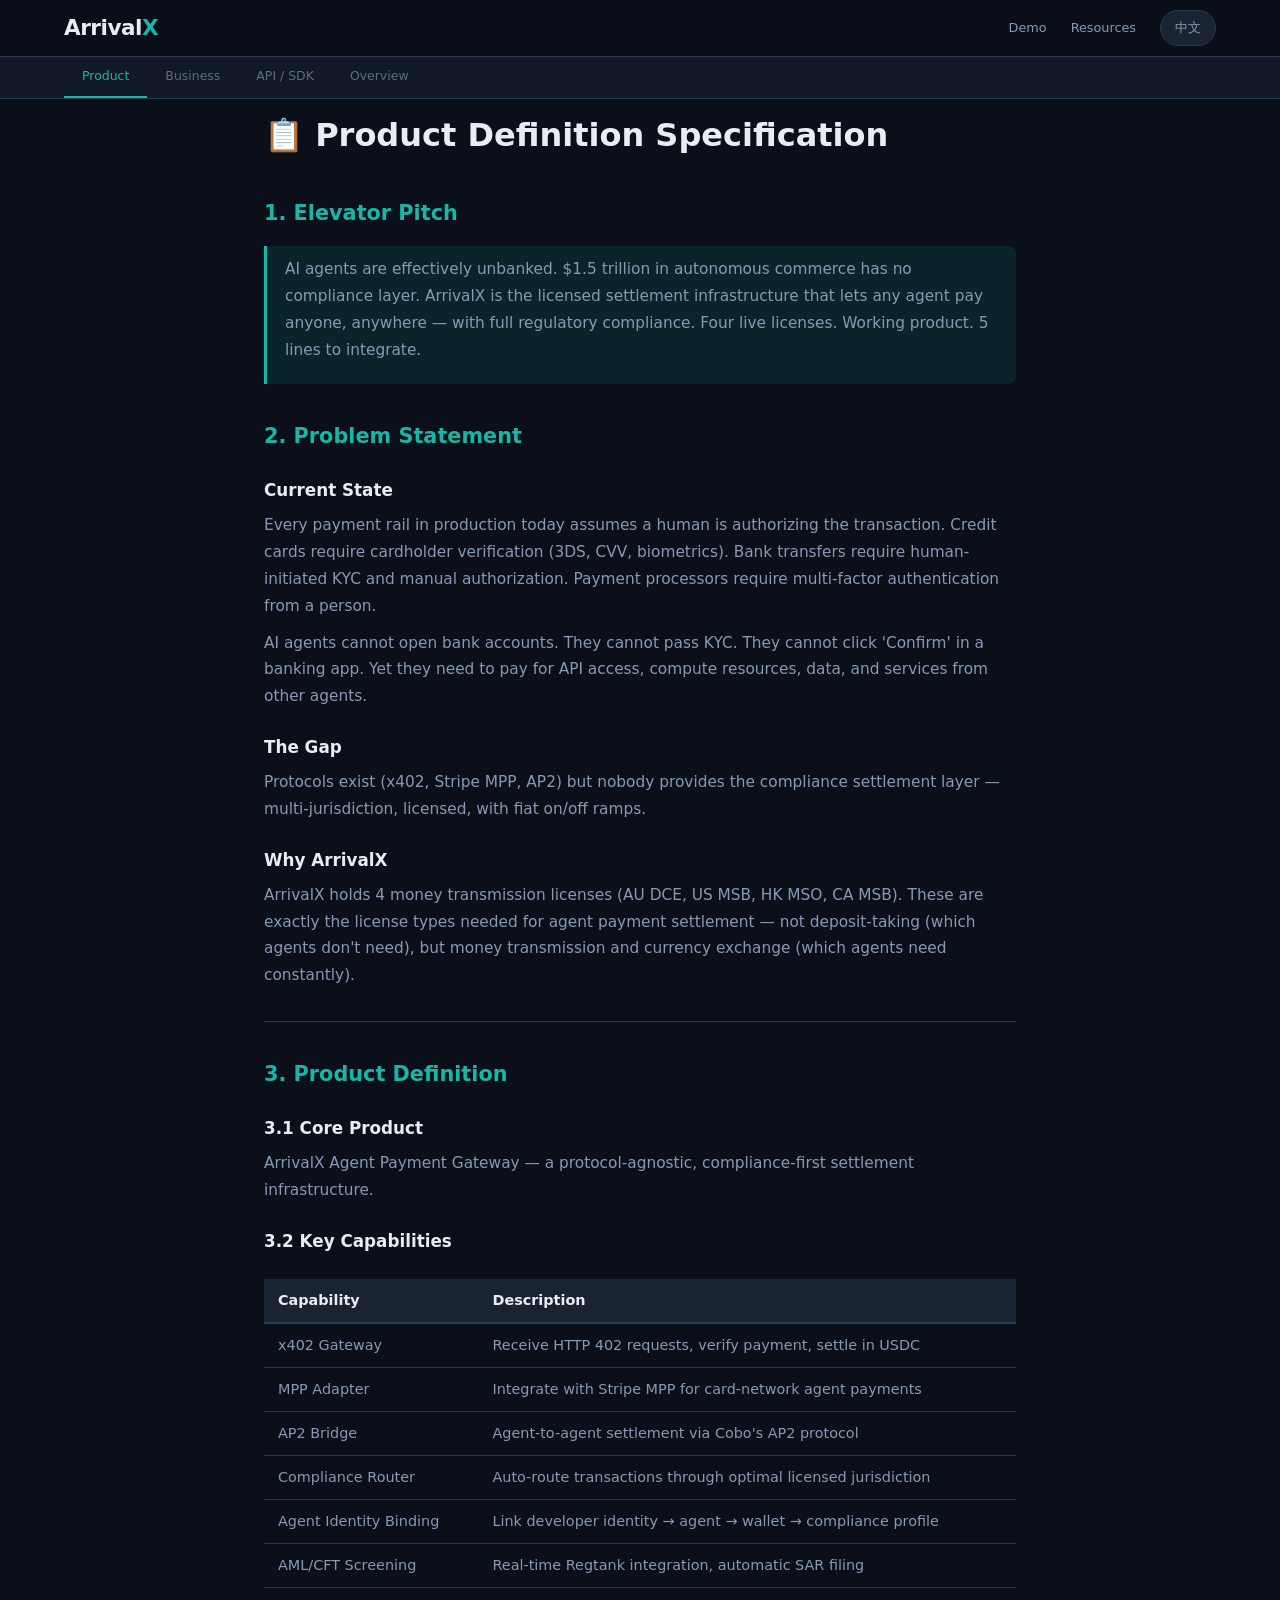
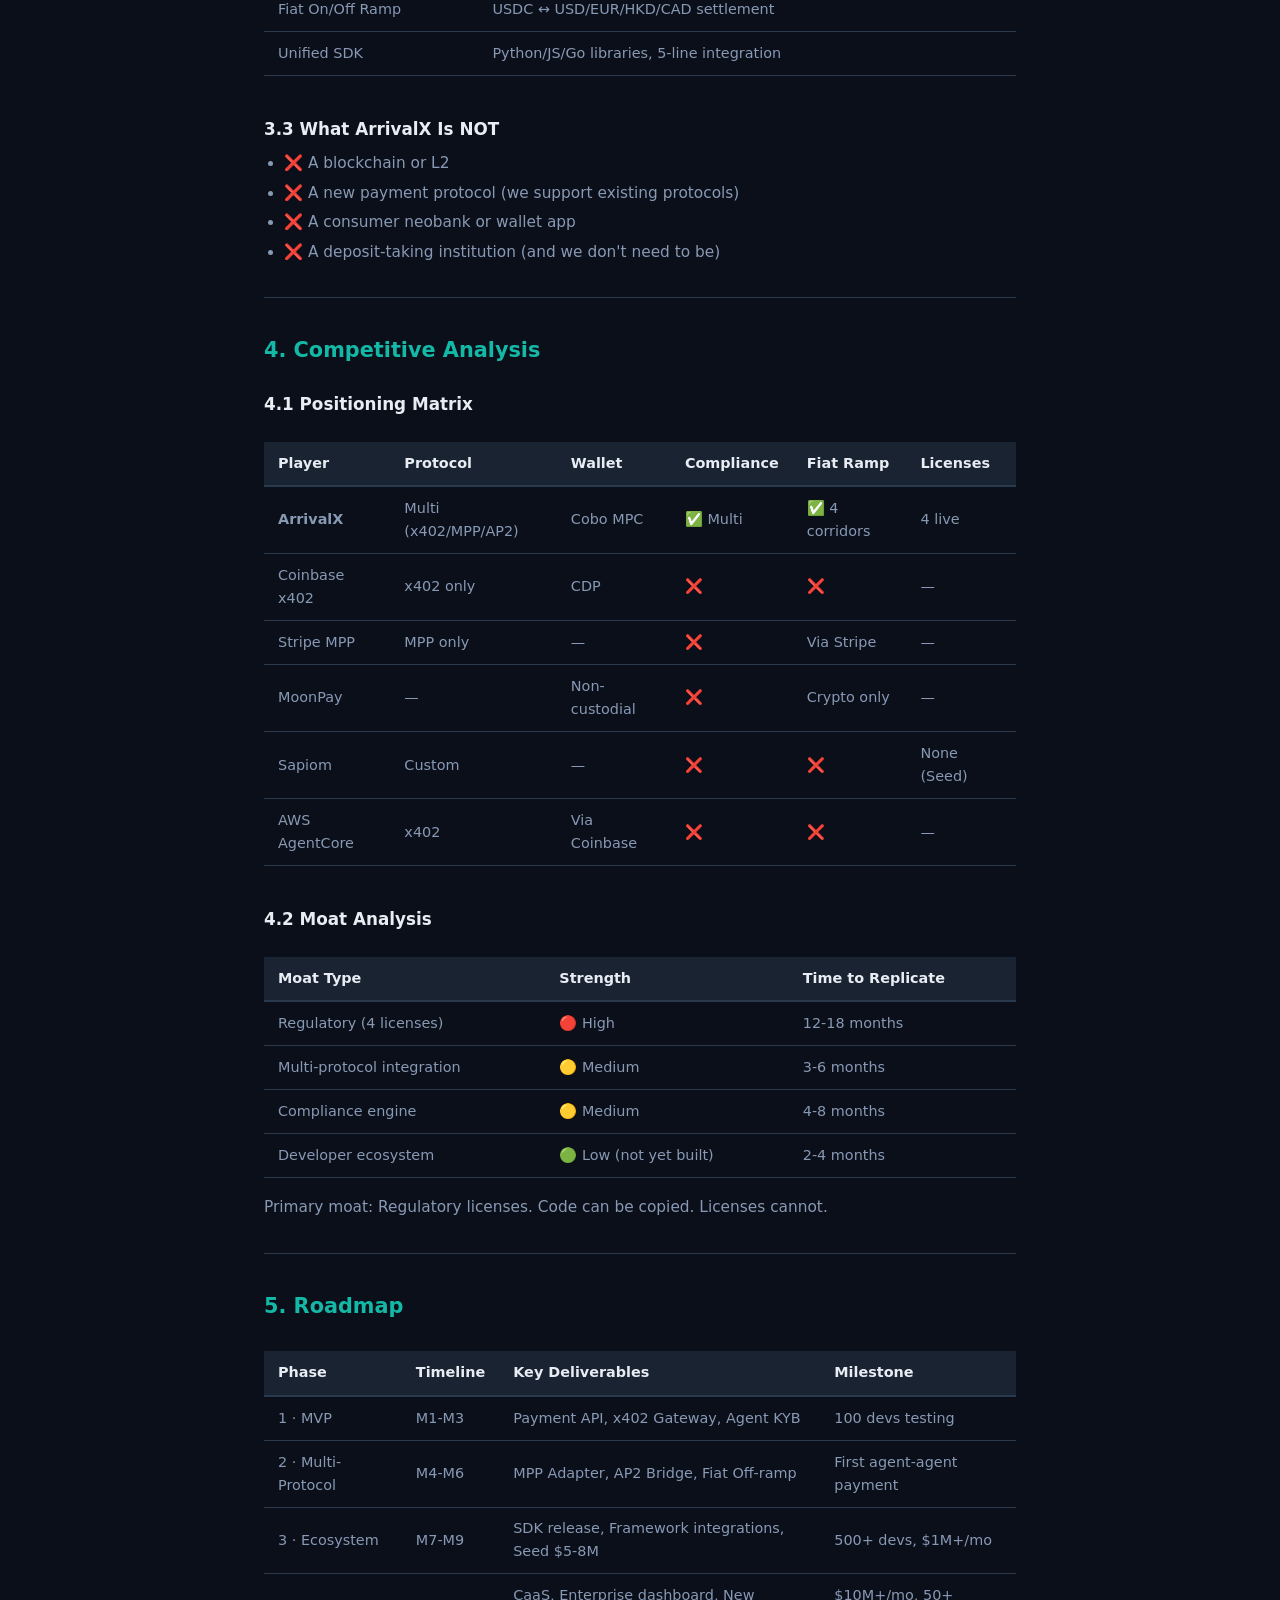
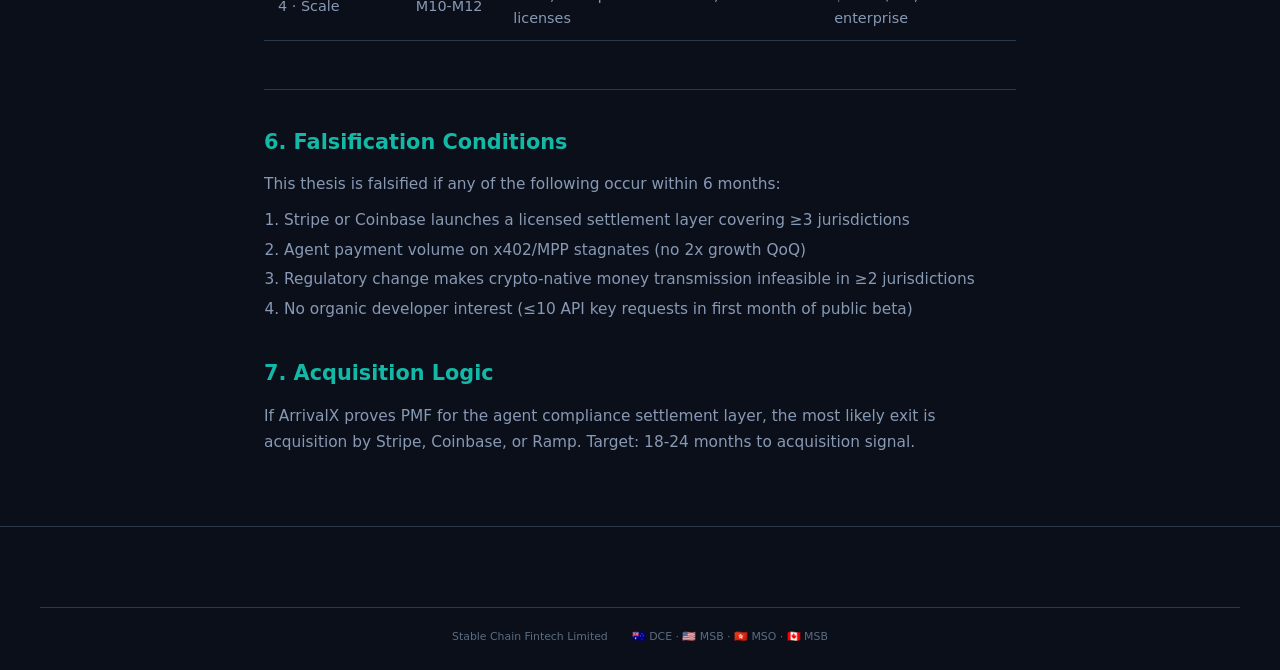
<file: docs/product.html>
<!DOCTYPE html>
<html lang="en" data-theme="dark" data-lang="en">
<head>
<meta charset="UTF-8">
<meta name="viewport" content="width=device-width, initial-scale=1.0">
<title>Product Definition — ArrivalX</title>
<link rel="stylesheet" href="../css/style.css">
<style>
.doc-page-inner { max-width: 800px; margin: 0 auto; padding: 0 24px 60px; }
.doc-page-inner h1 { font-size: clamp(1.5rem, 3vw, 2rem); margin-bottom: 8px; }
.doc-page-inner h2 { font-size: 1.3rem; margin: 36px 0 12px; color: var(--accent); }
.doc-page-inner h3 { font-size: 1.05rem; margin: 24px 0 8px; }
.doc-page-inner p { color: var(--text-secondary); line-height: 1.75; margin-bottom: 10px; }
.doc-page-inner ul, .doc-page-inner ol { padding-left: 20px; margin-bottom: 16px; color: var(--text-secondary); }
.doc-page-inner li { margin-bottom: 5px; line-height: 1.6; }
.doc-page-inner table { width: 100%; border-collapse: collapse; margin: 16px 0; font-size: 0.9rem; }
.doc-page-inner th { background: var(--bg-card); padding: 10px 14px; text-align: left; font-weight: 700; border-bottom: 2px solid var(--border); }
.doc-page-inner td { padding: 10px 14px; border-bottom: 1px solid var(--border); color: var(--text-secondary); }
.doc-page-inner hr { border: none; border-top: 1px solid var(--border); margin: 32px 0; }
.doc-page-inner blockquote { border-left: 3px solid var(--accent); padding: 10px 18px; margin: 16px 0; background: var(--accent-dim); border-radius: 0 var(--radius-sm) var(--radius-sm) 0; color: var(--text-secondary); }
</style>
</head>
<body>
<nav class="nav" id="nav"><div class="nav-inner">
  <a href="../index.html" class="logo">Arrival<span class="logo-accent">X</span></a>
  <button class="mobile-menu-btn" onclick="toggleMobileMenu()" aria-label="Menu">☰</button>
  <div class="nav-links">
    
    <a href="../demo.html" data-en="Demo" data-zh="Demo">Demo</a>
    <a href="../index.html#docs" data-en="Resources" data-zh="资源">Resources</a>
    <button class="lang-toggle" id="langBtn" onclick="toggleLang()">中文</button>
  </div>
</div></nav>

<nav class="doc-sub-nav-wrap"><div class="doc-sub-nav">
  <a href="product.html" class="active" data-en="Product" data-zh="产品定义">Product</a>
  <a href="business.html" data-en="Business" data-zh="商业模式">Business</a>
  <a href="api.html" data-en="API / SDK" data-zh="API / SDK">API / SDK</a>
  <a href="overview.html" data-en="Overview" data-zh="总览">Overview</a>
</div></nav>

<main class="doc-page">
<div class="doc-page-inner">

<h1 data-en="📋 Product Definition Specification" data-zh="📋 产品定义说明书">📋 Product Definition Specification</h1>

<h2 id="elevator" data-en="1. Elevator Pitch" data-zh="1. 电梯演讲">1. Elevator Pitch</h2>
<blockquote>
<p data-en="AI agents are effectively unbanked. $1.5 trillion in autonomous commerce has no compliance layer. ArrivalX is the licensed settlement infrastructure that lets any agent pay anyone, anywhere — with full regulatory compliance. Four live licenses. Working product. 5 lines to integrate." data-zh="AI Agent 目前处于「无银行账户」状态。1.5 万亿美元的自主商业活动缺乏合规结算层。ArrivalX 是持牌的结算基础设施——让任意 Agent 在全球范围内完成合规支付。四张生效牌照。可用的产品。5 行代码接入。">AI agents are effectively unbanked. $1.5 trillion in autonomous commerce has no compliance layer. ArrivalX is the licensed settlement infrastructure that lets any agent pay anyone, anywhere — with full regulatory compliance. Four live licenses. Working product. 5 lines to integrate.</p>
</blockquote>

<h2 id="problem" data-en="2. Problem Statement" data-zh="2. 问题陈述">2. Problem Statement</h2>
<h3 data-en="Current State" data-zh="现状">Current State</h3>
<p data-en="Every payment rail in production today assumes a human is authorizing the transaction. Credit cards require cardholder verification (3DS, CVV, biometrics). Bank transfers require human-initiated KYC and manual authorization. Payment processors require multi-factor authentication from a person." data-zh="目前所有支付通道都默认由人类授权交易。信用卡需要持卡人验证（3DS、CVV、生物识别）。银行转账需要人工发起 KYC 和手动授权。支付处理器需要人的多因素认证。">Every payment rail in production today assumes a human is authorizing the transaction. Credit cards require cardholder verification (3DS, CVV, biometrics). Bank transfers require human-initiated KYC and manual authorization. Payment processors require multi-factor authentication from a person.</p>
<p data-en="AI agents cannot open bank accounts. They cannot pass KYC. They cannot click 'Confirm' in a banking app. Yet they need to pay for API access, compute resources, data, and services from other agents." data-zh="AI Agent 无法开设银行账户。无法通过 KYC。无法在银行应用中点击"确认"。但它们需要支付 API 费用、计算资源、数据和其他 Agent 的服务。">AI agents cannot open bank accounts. They cannot pass KYC. They cannot click 'Confirm' in a banking app. Yet they need to pay for API access, compute resources, data, and services from other agents.</p>

<h3 data-en="The Gap" data-zh="市场空白">The Gap</h3>
<p data-en="Protocols exist (x402, Stripe MPP, AP2) but nobody provides the compliance settlement layer — multi-jurisdiction, licensed, with fiat on/off ramps." data-zh="支付协议已经存在（x402、Stripe MPP、AP2），但没有人提供合规结算层——多司法辖区、持牌、带法币出入金的完整方案。">Protocols exist (x402, Stripe MPP, AP2) but nobody provides the compliance settlement layer — multi-jurisdiction, licensed, with fiat on/off ramps.</p>

<h3 data-en="Why ArrivalX" data-zh="为什么是 ArrivalX">Why ArrivalX</h3>
<p data-en="ArrivalX holds 4 money transmission licenses (AU DCE, US MSB, HK MSO, CA MSB). These are exactly the license types needed for agent payment settlement — not deposit-taking (which agents don't need), but money transmission and currency exchange (which agents need constantly)." data-zh="ArrivalX 持有 4 张资金传输牌照（澳大利亚 DCE、美国 MSB、香港 MSO、加拿大 MSB）。这正是 Agent 支付结算所需的牌照类型——非吸储（Agent 不需要），而是资金传输和货币兑换（Agent 长期需要）。">ArrivalX holds 4 money transmission licenses (AU DCE, US MSB, HK MSO, CA MSB). These are exactly the license types needed for agent payment settlement — not deposit-taking (which agents don't need), but money transmission and currency exchange (which agents need constantly).</p>

<hr>

<h2 id="definition" data-en="3. Product Definition" data-zh="3. 产品定义">3. Product Definition</h2>
<h3 data-en="3.1 Core Product" data-zh="3.1 核心产品">3.1 Core Product</h3>
<p data-en="ArrivalX Agent Payment Gateway — a protocol-agnostic, compliance-first settlement infrastructure." data-zh="ArrivalX Agent Payment Gateway — 协议无关、合规优先的结算基础设施。">ArrivalX Agent Payment Gateway — a protocol-agnostic, compliance-first settlement infrastructure.</p>

<h3 data-en="3.2 Key Capabilities" data-zh="3.2 核心能力">3.2 Key Capabilities</h3>
<div class="table-wrap"><table>
<tr><th data-en="Capability" data-zh="能力">Capability</th><th data-en="Description" data-zh="描述">Description</th></tr>
<tr><td data-en="x402 Gateway" data-zh="x402 网关">x402 Gateway</td><td data-en="Receive HTTP 402 requests, verify payment, settle in USDC" data-zh="接收 HTTP 402 请求，验证支付，以 USDC 结算">Receive HTTP 402 requests, verify payment, settle in USDC</td></tr>
<tr><td data-en="MPP Adapter" data-zh="MPP 适配器">MPP Adapter</td><td data-en="Integrate with Stripe MPP for card-network agent payments" data-zh="接入 Stripe MPP，支持卡网络 Agent 支付">Integrate with Stripe MPP for card-network agent payments</td></tr>
<tr><td data-en="AP2 Bridge" data-zh="AP2 桥接">AP2 Bridge</td><td data-en="Agent-to-agent settlement via Cobo's AP2 protocol" data-zh="通过 Cobo AP2 协议实现 Agent 间结算">Agent-to-agent settlement via Cobo's AP2 protocol</td></tr>
<tr><td data-en="Compliance Router" data-zh="合规路由器">Compliance Router</td><td data-en="Auto-route transactions through optimal licensed jurisdiction" data-zh="自动将交易路由至最优持牌司法辖区">Auto-route transactions through optimal licensed jurisdiction</td></tr>
<tr><td data-en="Agent Identity Binding" data-zh="Agent 身份绑定">Agent Identity Binding</td><td data-en="Link developer identity → agent → wallet → compliance profile" data-zh="链接开发者身份 → Agent → 钱包 → 合规档案">Link developer identity → agent → wallet → compliance profile</td></tr>
<tr><td data-en="AML/CFT Screening" data-zh="AML/CFT 筛查">AML/CFT Screening</td><td data-en="Real-time Regtank integration, automatic SAR filing" data-zh="实时 Regtank 集成，自动提交可疑活动报告">Real-time Regtank integration, automatic SAR filing</td></tr>
<tr><td data-en="Fiat On/Off Ramp" data-zh="法币出入金">Fiat On/Off Ramp</td><td data-en="USDC ↔ USD/EUR/HKD/CAD settlement" data-zh="USDC ↔ 美元/欧元/港币/加元结算">USDC ↔ USD/EUR/HKD/CAD settlement</td></tr>
<tr><td data-en="Unified SDK" data-zh="统一 SDK">Unified SDK</td><td data-en="Python/JS/Go libraries, 5-line integration" data-zh="Python/JS/Go 库，5 行代码接入">Python/JS/Go libraries, 5-line integration</td></tr>
</table></div>

<h3 data-en="3.3 What ArrivalX Is NOT" data-zh="3.3 ArrivalX 不是什么">3.3 What ArrivalX Is NOT</h3>
<ul>
<li data-en="❌ A blockchain or L2" data-zh="❌ 不是区块链或 L2">❌ A blockchain or L2</li>
<li data-en="❌ A new payment protocol (we support existing protocols)" data-zh="❌ 不是新支付协议（我们支持现有协议）">❌ A new payment protocol (we support existing protocols)</li>
<li data-en="❌ A consumer neobank or wallet app" data-zh="❌ 不是消费级新银行或钱包应用">❌ A consumer neobank or wallet app</li>
<li data-en="❌ A deposit-taking institution (and we don't need to be)" data-zh="❌ 不是吸储机构（也不需要是）">❌ A deposit-taking institution (and we don't need to be)</li>
</ul>

<hr>

<h2 id="competitive" data-en="4. Competitive Analysis" data-zh="4. 竞争分析">4. Competitive Analysis</h2>
<h3 data-en="4.1 Positioning Matrix" data-zh="4.1 定位矩阵">4.1 Positioning Matrix</h3>
<div class="table-wrap"><table>
<tr><th data-en="Player" data-zh="玩家">Player</th><th data-en="Protocol" data-zh="协议">Protocol</th><th data-en="Wallet" data-zh="钱包">Wallet</th><th data-en="Compliance" data-zh="合规">Compliance</th><th data-en="Fiat Ramp" data-zh="法币出入金">Fiat Ramp</th><th data-en="Licenses" data-zh="牌照">Licenses</th></tr>
<tr><td><strong>ArrivalX</strong></td><td data-en="Multi (x402/MPP/AP2)" data-zh="多协议 (x402/MPP/AP2)">Multi</td><td data-en="Cobo MPC" data-zh="Cobo MPC">Cobo MPC</td><td data-en="✅ Multi" data-zh="✅ 多辖区">✅ Multi</td><td data-en="✅ 4 corridors" data-zh="✅ 4 通道">✅ 4</td><td data-en="4 live" data-zh="4 张生效">4 live</td></tr>
<tr><td data-en="Coinbase x402" data-zh="Coinbase x402">Coinbase x402</td><td data-en="x402 only" data-zh="仅 x402">x402 only</td><td>CDP</td><td>❌</td><td>❌</td><td>—</td></tr>
<tr><td data-en="Stripe MPP" data-zh="Stripe MPP">Stripe MPP</td><td data-en="MPP only" data-zh="仅 MPP">MPP only</td><td>—</td><td>❌</td><td data-en="Via Stripe" data-zh="通过 Stripe">Via Stripe</td><td>—</td></tr>
<tr><td data-en="MoonPay" data-zh="MoonPay">MoonPay Agents</td><td>—</td><td data-en="Non-custodial" data-zh="非托管">Non-custodial</td><td>❌</td><td data-en="Crypto only" data-zh="仅加密">Crypto only</td><td>—</td></tr>
<tr><td data-en="Sapiom" data-zh="Sapiom">Sapiom</td><td data-en="Custom" data-zh="自研">Custom</td><td>—</td><td>❌</td><td>❌</td><td data-en="None (Seed)" data-zh="无（种子轮）">None</td></tr>
<tr><td data-en="AWS AgentCore" data-zh="AWS">AWS AgentCore</td><td>x402</td><td data-en="Via Coinbase" data-zh="通过 Coinbase">Via Coinbase</td><td>❌</td><td>❌</td><td>—</td></tr>
</table></div>

<h3 data-en="4.2 Moat Analysis" data-zh="4.2 护城河分析">4.2 Moat Analysis</h3>
<div class="table-wrap"><table>
<tr><th data-en="Moat Type" data-zh="护城河类型">Moat Type</th><th data-en="Strength" data-zh="强度">Strength</th><th data-en="Time to Replicate" data-zh="复制时间">Time to Replicate</th></tr>
<tr><td data-en="Regulatory (4 licenses)" data-zh="监管（4 张牌照）">Regulatory (4 licenses)</td><td data-en="🔴 High" data-zh="🔴 高">🔴 High</td><td data-en="12-18 months" data-zh="12-18 个月">12-18 months</td></tr>
<tr><td data-en="Multi-protocol integration" data-zh="多协议集成">Multi-protocol integration</td><td data-en="🟡 Medium" data-zh="🟡 中">🟡 Medium</td><td data-en="3-6 months" data-zh="3-6 个月">3-6 months</td></tr>
<tr><td data-en="Compliance engine" data-zh="合规引擎">Compliance engine</td><td data-en="🟡 Medium" data-zh="🟡 中">🟡 Medium</td><td data-en="4-8 months" data-zh="4-8 个月">4-8 months</td></tr>
<tr><td data-en="Developer ecosystem" data-zh="开发者生态">Developer ecosystem</td><td data-en="🟢 Low (not yet built)" data-zh="🟢 低（尚未建立）">🟢 Low (not yet built)</td><td data-en="2-4 months" data-zh="2-4 个月">2-4 months</td></tr>
</table></div>
<p data-en="Primary moat: Regulatory licenses. Code can be copied. Licenses cannot." data-zh="核心护城河：监管牌照。代码可复制。牌照不可复制。">Primary moat: Regulatory licenses. Code can be copied. Licenses cannot.</p>

<hr>

<h2 id="roadmap" data-en="5. Roadmap" data-zh="5. 路线图">5. Roadmap</h2>
<div class="table-wrap"><table>
<tr><th data-en="Phase" data-zh="阶段">Phase</th><th data-en="Timeline" data-zh="时间线">Timeline</th><th data-en="Key Deliverables" data-zh="关键交付">Key Deliverables</th><th data-en="Milestone" data-zh="里程碑">Milestone</th></tr>
<tr><td data-en="1 · MVP" data-zh="1 · MVP">1 · MVP</td><td data-en="M1-M3" data-zh="M1-M3">M1-M3</td><td data-en="Payment API, x402 Gateway, Agent KYB" data-zh="支付 API、x402 网关、Agent KYB">API, x402, KYB</td><td data-en="100 devs testing" data-zh="100 开发者测试">100 devs</td></tr>
<tr><td data-en="2 · Multi-Protocol" data-zh="2 · 多协议">2 · Multi</td><td data-en="M4-M6" data-zh="M4-M6">M4-M6</td><td data-en="MPP Adapter, AP2 Bridge, Fiat Off-ramp" data-zh="MPP 适配器、AP2 桥、法币出金">MPP, AP2, Fiat</td><td data-en="First agent-agent payment" data-zh="首笔 Agent 间支付">1st A2A</td></tr>
<tr><tr><td data-en="3 · Ecosystem" data-zh="3 · 生态">3 · Ecosystem</td><td data-en="M7-M9" data-zh="M7-M9">M7-M9</td><td data-en="SDK release, Framework integrations, Seed $5-8M" data-zh="SDK 发布、框架集成、种子轮 5-8M">SDK, Integrations</td><td data-en="500+ devs, $1M+/mo" data-zh="500+ 开发者、月交易 $1M+">500+ devs</td></tr>
<tr><tr><td data-en="4 · Scale" data-zh="4 · 规模化">4 · Scale</td><td data-en="M10-M12" data-zh="M10-M12">M10-M12</td><td data-en="CaaS, Enterprise dashboard, New licenses" data-zh="CaaS、企业面板、新牌照">CaaS, Enterprise</td><td data-en="$10M+/mo, 50+ enterprise" data-zh="月交易 $10M+、50+ 企业">$10M+/mo</td></tr>
</table></div>

<hr>

<h2 id="falsification" data-en="6. Falsification Conditions" data-zh="6. 证伪条件">6. Falsification Conditions</h2>
<p data-en="This thesis is falsified if any of the following occur within 6 months:" data-zh="如果以下任一情况在 6 个月内发生，本逻辑即被证伪：">This thesis is falsified if any of the following occur within 6 months:</p>
<ol>
<li data-en="Stripe or Coinbase launches a licensed settlement layer covering ≥3 jurisdictions" data-zh="Stripe 或 Coinbase 推出覆盖 ≥3 个司法辖区的持牌结算层">Stripe or Coinbase launches a licensed settlement layer covering ≥3 jurisdictions</li>
<li data-en="Agent payment volume on x402/MPP stagnates (no 2x growth QoQ)" data-zh="x402/MPP 上的 Agent 支付量停滞（无季度环比 2 倍增长）">Agent payment volume stagnates (no 2x growth QoQ)</li>
<li data-en="Regulatory change makes crypto-native money transmission infeasible in ≥2 jurisdictions" data-zh="监管变化导致 ≥2 个司法辖区的加密资金传输不可行">Regulatory change blocks crypto-native MT in ≥2 jurisdictions</li>
<li data-en="No organic developer interest (≤10 API key requests in first month of public beta)" data-zh="无有机开发者兴趣（公开测试首月 API 密钥申请 ≤10）">No organic developer interest (≤10 API keys in first beta month)</li>
</ol>

<h2 id="acquisition" data-en="7. Acquisition Logic" data-zh="7. 收购逻辑">7. Acquisition Logic</h2>
<p data-en="If ArrivalX proves PMF for the agent compliance settlement layer, the most likely exit is acquisition by Stripe, Coinbase, or Ramp. Target: 18-24 months to acquisition signal." data-zh="如果 ArrivalX 证实了 Agent 合规结算层的 PMF，最可能的退出路径是被 Stripe、Coinbase 或 Ramp 收购。目标：18-24 个月出现收购信号。">If ArrivalX proves PMF for the agent compliance settlement layer, the most likely exit is acquisition by Stripe, Coinbase, or Ramp. Target: 18-24 months to acquisition signal.</p>

</div>
</main>

<footer class="footer">
  <div class="footer-bottom">
    <span data-en="Stable Chain Fintech Limited" data-zh="Stable Chain Fintech Limited">Stable Chain Fintech Limited</span>
    <span>🇦🇺 DCE · 🇺🇸 MSB · 🇭🇰 MSO · 🇨🇦 MSB</span>
  </div>
</footer>
<script defer src="docs.js"></script>
</body>
</html>
</file>
<file: css/style.css>
:root {
  --bg-primary: #0a0f1a;
  --bg-secondary: #111827;
  --bg-card: #1a2332;
  --bg-card-hover: #1f2d3d;
  --border: #2a3a4e;
  --text-primary: #e8edf3;
  --text-secondary: #8899b4;
  --text-muted: #5a6d82;
  --accent: #14b8a6;
  --accent-glow: rgba(20, 184, 166, 0.25);
  --accent-dim: rgba(20, 184, 166, 0.12);
  --amber: #f59e0b;
  --green: #22c55e;
  --red: #ef4444;
  --yellow: #eab308;
  --gradient-1: linear-gradient(135deg, #14b8a6 0%, #0ea5e9 100%);
  --gradient-2: linear-gradient(135deg, #14b8a6 0%, #f59e0b 100%);
  --radius: 12px;
  --radius-sm: 8px;
  --shadow: 0 4px 24px rgba(0,0,0,0.3);
  --transition: 0.25s ease;
  --max-width: 1200px;

  --space-section: clamp(40px, 8vw, 80px);
  --space-section-px: clamp(16px, 4vw, 24px);
  --space-card: clamp(16px, 3vw, 28px);
  --space-gap: clamp(12px, 2vw, 20px);

  --fs-hero: clamp(1.8rem, 5vw, 3.2rem);
  --fs-section: clamp(1.5rem, 3.5vw, 2.2rem);
  --fs-body: clamp(0.9rem, 1.2vw, 1.1rem);
  --fs-card-title: clamp(1rem, 1.5vw, 1.15rem);
  --fs-small: clamp(0.75rem, 1vw, 0.85rem);
}

* { margin: 0; padding: 0; box-sizing: border-box; }

html { scroll-behavior: smooth; -webkit-text-size-adjust: 100%; }

body {
  font-family: -apple-system, BlinkMacSystemFont, system-ui, 'Segoe UI', 'PingFang SC', sans-serif;
  background: var(--bg-primary);
  color: var(--text-primary);
  line-height: 1.6;
  overflow-x: hidden;
  font-size: var(--fs-body);
}

a { color: var(--accent); text-decoration: none; }
a:hover { text-decoration: underline; }
img, svg { max-width: 100%; height: auto; }

.nav {
  position: fixed; top: 0; left: 0; right: 0; z-index: 100;
  background: rgba(10, 15, 26, 0.96);
  
  border-bottom: 1px solid var(--border);
  transition: var(--transition);
}
.nav-inner {
  max-width: var(--max-width);
  margin: 0 auto;
  padding: 0 clamp(12px, 3vw, 24px);
  height: 56px;
  display: flex;
  align-items: center;
  justify-content: space-between;
}
.logo {
  font-size: clamp(1.1rem, 2vw, 1.35rem);
  font-weight: 800;
  letter-spacing: -0.5px;
  color: var(--text-primary);
  flex-shrink: 0;
}
.logo-accent { color: var(--accent); }
.nav-links { display: flex; align-items: center; gap: clamp(12px, 2.5vw, 24px); }
.nav-links a {
  color: var(--text-secondary);
  font-size: var(--fs-small);
  font-weight: 500;
  transition: color var(--transition);
  white-space: nowrap;
}
.nav-links a:hover { color: var(--text-primary); text-decoration: none; }
.lang-toggle {
  background: var(--bg-card);
  color: var(--text-secondary);
  border: 1px solid var(--border);
  padding: 6px 14px;
  border-radius: 20px;
  font-size: var(--fs-small);
  cursor: pointer;
  transition: var(--transition);
  white-space: nowrap;
  min-height: 36px;
  min-width: 56px;
}
.lang-toggle:hover { border-color: var(--accent); color: var(--accent); }
.mobile-menu-btn {
  display: none;
  background: none;
  border: none;
  color: var(--text-primary);
  font-size: 1.4rem;
  cursor: pointer;
  padding: 8px;
  min-width: 44px;
  min-height: 44px;
  line-height: 1;
}

.hero {
  max-width: var(--max-width);
  margin: 0 auto;
  padding: clamp(80px, 12vw, 120px) clamp(12px, 4vw, 24px) var(--space-section);
  display: grid;
  grid-template-columns: 1fr 1fr;
  gap: clamp(24px, 6vw, 60px);
  align-items: center;
}
.hero-badge {
  display: inline-flex;
  align-items: center;
  gap: 8px;
  background: var(--accent-dim);
  color: var(--accent);
  padding: 5px 14px;
  border-radius: 20px;
  font-size: var(--fs-small);
  font-weight: 500;
  margin-bottom: clamp(16px, 3vw, 24px);
  border: 1px solid rgba(20,184,166,0.2);
}
.pulse {
  width: 8px; height: 8px;
  background: var(--green);
  border-radius: 50%;
  animation: pulse 2s infinite;
  flex-shrink: 0;
}
@keyframes pulse {
  0%, 100% { opacity: 1; transform: scale(1); }
  50% { opacity: 0.5; transform: scale(1.3); }
}
.hero-title {
  font-size: var(--fs-hero);
  font-weight: 800;
  line-height: 1.15;
  letter-spacing: -0.02em;
  margin-bottom: clamp(12px, 2vw, 20px);
}
.gradient-text {
  background: var(--gradient-1);
  -webkit-background-clip: text;
  -webkit-text-fill-color: transparent;
  background-clip: text;
}
.hero-subtitle {
  font-size: clamp(0.9rem, 1.3vw, 1.1rem);
  color: var(--text-secondary);
  max-width: 560px;
  margin-bottom: clamp(20px, 3vw, 32px);
  line-height: 1.7;
}
.hero-cta {
  display: flex;
  gap: clamp(8px, 1.5vw, 12px);
  margin-bottom: clamp(24px, 4vw, 40px);
  flex-wrap: wrap;
}
.btn-primary {
  display: inline-flex;
  align-items: center;
  justify-content: center;
  padding: clamp(10px, 1.5vw, 12px) clamp(20px, 3vw, 28px);
  background: var(--accent);
  color: #000;
  border: none;
  border-radius: var(--radius-sm);
  font-size: clamp(0.9rem, 1.1vw, 1rem);
  font-weight: 600;
  cursor: pointer;
  transition: var(--transition);
  text-decoration: none;
  min-height: 44px;
  white-space: nowrap;
}
.btn-primary:hover { background: #0d9488; transform: translateY(-1px); text-decoration: none; color: #000; }
.btn-primary:active { transform: translateY(0); }
.btn-primary:disabled { opacity: 0.5; cursor: not-allowed; transform: none; }
.btn-secondary {
  display: inline-flex;
  align-items: center;
  justify-content: center;
  padding: clamp(10px, 1.5vw, 12px) clamp(20px, 3vw, 28px);
  background: transparent;
  color: var(--text-primary);
  border: 1px solid var(--border);
  border-radius: var(--radius-sm);
  font-size: clamp(0.9rem, 1.1vw, 1rem);
  font-weight: 600;
  cursor: pointer;
  transition: var(--transition);
  text-decoration: none;
  min-height: 44px;
  white-space: nowrap;
}
.btn-secondary:hover { border-color: var(--accent); color: var(--accent); text-decoration: none; }
.hero-stats {
  display: flex;
  gap: clamp(16px, 4vw, 32px);
  flex-wrap: wrap;
}
.stat { text-align: center; min-width: 60px; }
.stat-value {
  display: block;
  font-size: clamp(1.3rem, 2.5vw, 1.8rem);
  font-weight: 800;
  color: var(--accent);
  letter-spacing: -0.5px;
}
.stat-label {
  font-size: clamp(0.65rem, 0.9vw, 0.8rem);
  color: var(--text-muted);
  text-transform: uppercase;
  letter-spacing: 0.5px;
}

.hero-visual { position: relative; }
.hero-card {
  background: var(--bg-card);
  border: 1px solid var(--border);
  border-radius: var(--radius);
  overflow: hidden;
  box-shadow: var(--shadow);
}
.hero-card-header {
  display: flex;
  align-items: center;
  gap: 6px;
  padding: 10px 14px;
  background: rgba(0,0,0,0.3);
  border-bottom: 1px solid var(--border);
}
.dot { width: 10px; height: 10px; border-radius: 50%; flex-shrink: 0; }
.dot.green { background: #22c55e; }
.dot.yellow { background: #eab308; }
.dot.red { background: #ef4444; }
.hero-card-title { font-size: 0.75rem; color: var(--text-muted); margin-left: 6px; }
.hero-card-body {
  padding: clamp(12px, 2vw, 20px);
  font-family: 'SF Mono', 'Fira Code', 'Cascadia Code', monospace;
  font-size: clamp(0.7rem, 0.95vw, 0.85rem);
  line-height: 1.8;
  overflow-x: auto;
  -webkit-overflow-scrolling: touch;
}
.code-line { white-space: nowrap; }
.code-comment { color: #5a6d82; }
.code-keyword { color: #c084fc; }
.code-string { color: #22c55e; }
.code-var { color: #f59e0b; }

.section {
  padding: var(--space-section) clamp(12px, 4vw, 24px);
  max-width: var(--max-width);
  margin: 0 auto;
}
.section-alt {
  background: var(--bg-secondary);
  max-width: 100%;
}
.section-alt .section-title,
.section-alt .section-subtitle { padding-left: clamp(12px, 4vw, 24px); padding-right: clamp(12px, 4vw, 24px); }
.section-title {
  font-size: var(--fs-section);
  font-weight: 800;
  letter-spacing: -0.5px;
  margin-bottom: clamp(8px, 1.5vw, 12px);
  text-align: center;
}
.section-subtitle {
  text-align: center;
  color: var(--text-secondary);
  max-width: 640px;
  margin: 0 auto clamp(32px, 6vw, 48px);
  font-size: clamp(0.88rem, 1.1vw, 1.05rem);
  line-height: 1.6;
}

.cards-grid {
  display: grid;
  grid-template-columns: repeat(2, 1fr);
  gap: var(--space-gap);
}
.card {
  background: var(--bg-card);
  border: 1px solid var(--border);
  border-radius: var(--radius);
  padding: var(--space-card);
  transition: var(--transition);
}
.card:hover { border-color: var(--accent); transform: translateY(-2px); box-shadow: 0 8px 32px var(--accent-glow); }
.card-icon { font-size: clamp(1.5rem, 2.5vw, 2rem); margin-bottom: clamp(8px, 1.5vw, 14px); }
.card h3 { font-size: var(--fs-card-title); font-weight: 700; margin-bottom: 8px; }
.card p { color: var(--text-secondary); font-size: clamp(0.82rem, 1vw, 0.93rem); line-height: 1.6; }

.playground {
  display: grid;
  grid-template-columns: 1fr 1fr;
  background: var(--bg-card);
  border: 1px solid var(--border);
  border-radius: var(--radius);
  overflow: hidden;
}
.playground-left,
.playground-right {
  padding: clamp(16px, 3vw, 28px);
}
.playground-left { border-right: 1px solid var(--border); }
.pg-step { transition: opacity 0.3s; }
.pg-step-header {
  display: flex;
  align-items: center;
  gap: 10px;
  margin-bottom: clamp(14px, 2vw, 20px);
  font-weight: 700;
  font-size: clamp(0.95rem, 1.2vw, 1.1rem);
}
.pg-step-num {
  width: 28px; height: 28px; min-width: 28px;
  background: var(--accent);
  color: #000;
  border-radius: 50%;
  display: flex;
  align-items: center;
  justify-content: center;
  font-size: 0.85rem;
  font-weight: 800;
}
.pg-input-group { margin-bottom: clamp(10px, 1.5vw, 16px); }
.pg-input-group label {
  display: block;
  font-size: clamp(0.78rem, 0.95vw, 0.85rem);
  color: var(--text-secondary);
  margin-bottom: 5px;
  font-weight: 500;
}
.pg-input-group input,
.pg-input-group select {
  width: 100%;
  padding: clamp(8px, 1.2vw, 10px) clamp(10px, 1.5vw, 14px);
  background: var(--bg-secondary);
  border: 1px solid var(--border);
  border-radius: var(--radius-sm);
  color: var(--text-primary);
  font-size: clamp(0.85rem, 1vw, 0.95rem);
  font-family: inherit;
  transition: var(--transition);
  min-height: 44px;
  -webkit-appearance: none;
  appearance: none;
}
.pg-input-group input:focus,
.pg-input-group select:focus {
  outline: none;
  border-color: var(--accent);
  box-shadow: 0 0 0 3px var(--accent-dim);
}
.pg-log {
  background: #000;
  border-radius: var(--radius-sm);
  padding: clamp(10px, 1.5vw, 16px);
  font-family: 'SF Mono', 'Fira Code', monospace;
  font-size: clamp(0.7rem, 0.85vw, 0.8rem);
  line-height: 1.7;
  max-height: clamp(200px, 40vh, 300px);
  overflow-y: auto;
  color: #22c55e;
  -webkit-overflow-scrolling: touch;
}
.log-line { margin-bottom: 2px; word-break: break-all; }
.log-line.info { color: #60a5fa; }
.log-line.warn { color: #f59e0b; }
.log-line.success { color: #22c55e; }
.log-line.error { color: #ef4444; }
.pg-visual { text-align: center; }
.pg-visual-placeholder {
  padding: clamp(30px, 8vw, 60px) clamp(12px, 3vw, 20px);
  color: var(--text-muted);
}
.pg-viz-icon { font-size: clamp(2rem, 4vw, 3rem); margin-bottom: 12px; }
.pg-visual-flow {
  display: flex;
  align-items: center;
  justify-content: center;
  gap: clamp(8px, 2vw, 16px);
  margin: clamp(12px, 2vw, 20px) 0;
  flex-wrap: wrap;
}
.flow-node {
  display: flex;
  flex-direction: column;
  align-items: center;
  gap: 4px;
  padding: clamp(10px, 2vw, 16px) clamp(12px, 2vw, 20px);
  border-radius: var(--radius);
  border: 2px solid var(--border);
  background: var(--bg-secondary);
  transition: all 0.4s ease;
  min-width: clamp(60px, 12vw, 80px);
}
.flow-node.active {
  border-color: var(--accent);
  box-shadow: 0 0 20px var(--accent-glow);
  transform: scale(1.05);
}
.flow-icon { font-size: clamp(1.1rem, 1.8vw, 1.5rem); }
.flow-label { font-size: clamp(0.65rem, 0.9vw, 0.75rem); color: var(--text-secondary); font-weight: 600; }
.flow-arrow {
  font-size: clamp(1rem, 1.8vw, 1.5rem);
  color: var(--text-muted);
  transition: color 0.4s;
  flex-shrink: 0;
}
.flow-arrow.active { color: var(--accent); }
.pg-compliance-badges {
  display: flex;
  gap: clamp(6px, 1vw, 10px);
  justify-content: center;
  margin: clamp(12px, 2vw, 20px) 0;
  flex-wrap: wrap;
}
.compliance-badge {
  padding: 5px 12px;
  border-radius: 20px;
  font-size: clamp(0.7rem, 0.85vw, 0.8rem);
  font-weight: 600;
  background: var(--bg-secondary);
  border: 1px solid var(--border);
  transition: all 0.3s;
  white-space: nowrap;
}
.compliance-badge.done {
  background: var(--accent-dim);
  border-color: var(--accent);
  color: var(--accent);
}
.pg-result {
  margin-top: clamp(12px, 2vw, 20px);
  padding: clamp(10px, 1.5vw, 16px);
  border-radius: var(--radius-sm);
  text-align: left;
  font-size: clamp(0.78rem, 0.95vw, 0.88rem);
  word-break: break-word;
}
.pg-result.success {
  background: rgba(34,197,94,0.1);
  border: 1px solid rgba(34,197,94,0.3);
  color: #22c55e;
}
.pg-result.error-box {
  background: rgba(239,68,68,0.1);
  border: 1px solid rgba(239,68,68,0.3);
  color: #ef4444;
}
.hidden { display: none !important; }

.arch-diagram {
  display: flex;
  flex-direction: column;
  align-items: center;
  gap: clamp(8px, 1.5vw, 12px);
}
.arch-layer {
  width: 100%;
  max-width: 800px;
  border-radius: var(--radius);
  padding: clamp(14px, 2.5vw, 20px);
  border: 1px solid var(--border);
  background: var(--bg-card);
}
.arch-layer.highlight {
  border-color: var(--accent);
  box-shadow: 0 0 30px var(--accent-glow);
}
.arch-layer-label {
  font-size: clamp(0.75rem, 0.95vw, 0.85rem);
  font-weight: 700;
  margin-bottom: clamp(8px, 1.5vw, 14px);
  color: var(--text-secondary);
}
.arch-layer.highlight .arch-layer-label { color: var(--accent); }
.arch-modules {
  display: flex;
  gap: clamp(6px, 1.5vw, 12px);
  flex-wrap: wrap;
  justify-content: center;
}
.arch-module {
  padding: clamp(6px, 1vw, 8px) clamp(10px, 2vw, 16px);
  background: var(--bg-secondary);
  border: 1px solid var(--border);
  border-radius: 20px;
  font-size: clamp(0.72rem, 0.9vw, 0.85rem);
  font-weight: 500;
  color: var(--text-secondary);
  white-space: nowrap;
}
.arch-layer.highlight .arch-module {
  border-color: rgba(20,184,166,0.3);
  color: var(--text-primary);
}
.arch-arrow {
  font-size: clamp(1rem, 1.8vw, 1.5rem);
  color: var(--accent);
}

.compliance-grid {
  display: grid;
  grid-template-columns: repeat(2, 1fr);
  gap: clamp(10px, 1.8vw, 16px);
  margin-bottom: clamp(24px, 4vw, 40px);
}
.compliance-card {
  background: var(--bg-card);
  border: 1px solid var(--border);
  border-radius: var(--radius);
  padding: clamp(16px, 2.5vw, 24px);
  transition: var(--transition);
}
.compliance-card:hover { border-color: var(--accent); }
.compliance-card h3 { font-size: clamp(0.95rem, 1.2vw, 1.05rem); margin-bottom: 8px; }
.compliance-card p { color: var(--text-secondary); font-size: clamp(0.8rem, 0.95vw, 0.9rem); line-height: 1.6; }
.partners-section { margin-top: 24px; }
.partners-section h3 { text-align: center; margin-bottom: 20px; font-size: clamp(0.95rem, 1.2vw, 1.1rem); }
.partners-grid {
  display: grid;
  grid-template-columns: repeat(3, 1fr);
  gap: clamp(8px, 1.5vw, 12px);
}
.partner {
  background: var(--bg-card);
  border: 1px solid var(--border);
  border-radius: var(--radius-sm);
  padding: clamp(12px, 1.8vw, 16px);
  text-align: center;
  transition: var(--transition);
}
.partner:hover { border-color: var(--accent); }
.partner strong { display: block; margin-bottom: 4px; color: var(--accent); font-size: clamp(0.82rem, 1vw, 0.9rem); }
.partner span { font-size: clamp(0.7rem, 0.85vw, 0.82rem); color: var(--text-muted); }

.docs-grid {
  display: grid;
  grid-template-columns: repeat(2, 1fr);
  gap: var(--space-gap);
}
.doc-card {
  background: var(--bg-card);
  border: 1px solid var(--border);
  border-radius: var(--radius);
  padding: var(--space-card);
  transition: var(--transition);
  display: block;
  text-decoration: none !important;
}
.doc-card:hover {
  border-color: var(--accent);
  transform: translateY(-2px);
  box-shadow: 0 8px 32px var(--accent-glow);
}
.doc-icon { font-size: clamp(1.5rem, 2.5vw, 2rem); margin-bottom: clamp(8px, 1.5vw, 12px); }
.doc-card h3 { font-size: var(--fs-card-title); color: var(--text-primary); margin-bottom: 8px; }
.doc-card p { color: var(--text-secondary); font-size: clamp(0.8rem, 0.95vw, 0.9rem); line-height: 1.5; }

.cta-section {
  text-align: center;
  padding: var(--space-section) clamp(12px, 4vw, 24px);
}
.cta-section h2 { font-size: clamp(1.4rem, 3.5vw, 2rem); font-weight: 800; margin-bottom: clamp(6px, 1vw, 12px); }
.cta-section p { color: var(--text-secondary); font-size: clamp(0.9rem, 1.2vw, 1.1rem); margin-bottom: clamp(20px, 3vw, 28px); }
.cta-buttons { display: flex; gap: clamp(8px, 1.5vw, 12px); justify-content: center; flex-wrap: wrap; }

.footer {
  border-top: 1px solid var(--border);
  padding: clamp(32px, 5vw, 48px) clamp(12px, 4vw, 24px) clamp(16px, 2vw, 24px);
}
.footer-inner {
  max-width: var(--max-width);
  margin: 0 auto;
  display: grid;
  grid-template-columns: 2fr 3fr;
  gap: clamp(20px, 4vw, 40px);
}
.footer-brand p { color: var(--text-muted); font-size: clamp(0.8rem, 0.95vw, 0.9rem); margin-top: 8px; max-width: 340px; }
.footer-links { display: grid; grid-template-columns: repeat(3, 1fr); gap: clamp(12px, 2vw, 24px); }
.footer-links strong { display: block; margin-bottom: 10px; color: var(--text-primary); font-size: clamp(0.82rem, 1vw, 0.9rem); }
.footer-links a {
  display: block;
  color: var(--text-muted);
  font-size: clamp(0.75rem, 0.9vw, 0.85rem);
  margin-bottom: 6px;
  padding: 2px 0;
  transition: color var(--transition);
}
.footer-links a:hover { color: var(--accent); text-decoration: none; }
.footer-bottom {
  max-width: var(--max-width);
  margin: clamp(20px, 3vw, 32px) auto 0;
  padding-top: clamp(14px, 2vw, 20px);
  border-top: 1px solid var(--border);
  display: flex;
  gap: clamp(12px, 2vw, 24px);
  font-size: clamp(0.68rem, 0.85vw, 0.8rem);
  color: var(--text-muted);
  flex-wrap: wrap;
  justify-content: center;
}

.doc-sub-nav-wrap {
  position: fixed;
  top: 56px;
  left: 0;
  right: 0;
  z-index: 98;
  background: var(--bg-secondary);
  border-bottom: 1px solid var(--border);
  overflow-x: auto;
  -webkit-overflow-scrolling: touch;
  scrollbar-width: none;
}
.doc-sub-nav-wrap::-webkit-scrollbar { display: none; }
.doc-sub-nav {
  display: flex;
  gap: 0;
  max-width: var(--max-width);
  margin: 0 auto;
  padding: 0 clamp(12px, 4vw, 24px);
}
.doc-sub-nav a {
  padding: 10px 18px;
  font-size: clamp(0.78rem, 0.9vw, 0.85rem);
  font-weight: 500;
  color: var(--text-muted);
  white-space: nowrap;
  border-bottom: 2px solid transparent;
  transition: all var(--transition);
  text-decoration: none;
  flex-shrink: 0;
}
.doc-sub-nav a:hover { color: var(--text-primary); text-decoration: none; }
.doc-sub-nav a.active {
  color: var(--accent);
  border-bottom-color: var(--accent);
}
.doc-sub-nav a .nav-arrow { margin-right: 4px; font-size: 0.75rem; }

.doc-page { padding-top: 110px; }

@media (max-width: 1023px) {
  .doc-sub-nav-wrap { top: 56px; }
  .doc-sub-nav a { padding: 10px 14px; font-size: 0.78rem; }
}

@media (min-width: 1400px) {
  :root {
    --max-width: 1280px;
  }
  .hero { gap: 80px; }
  .hero-title { font-size: 3.6rem; }
  .cards-grid { gap: 28px; }
  .card { padding: 36px; }
  .section { padding-top: 100px; padding-bottom: 100px; }
}

@media (max-width: 1023px) {
  .hero {
    grid-template-columns: 1fr;
    padding-top: clamp(80px, 14vw, 100px);
    gap: 36px;
  }
  .hero-visual { order: -1; max-width: 540px; margin: 0 auto; }
  .hero-subtitle { max-width: 100%; }
  .hero-stats { justify-content: center; }

  .cards-grid,
  .compliance-grid,
  .docs-grid { grid-template-columns: 1fr; }

  .playground { grid-template-columns: 1fr; }
  .playground-left { border-right: none; border-bottom: 1px solid var(--border); }

  .partners-grid { grid-template-columns: repeat(2, 1fr); }

  .footer-inner { grid-template-columns: 1fr; gap: 28px; }
  .footer-links { grid-template-columns: repeat(3, 1fr); }

  .nav-links {
    display: none;
    position: fixed;
    top: 56px; left: 0; right: 0;
    background: rgba(10, 15, 26, 0.96);

    padding: 20px clamp(12px, 4vw, 24px);
    border-bottom: 1px solid var(--border);
    flex-direction: column;
    align-items: stretch;
    gap: 4px;
    z-index: 99;
  }
  .nav-links.open {
    display: flex;
  }
  .nav-links a {
    padding: 12px 8px;
    font-size: 1rem;
    border-radius: var(--radius-sm);
    transition: background var(--transition);
  }
  .nav-links a:hover { background: var(--bg-card); }
  .lang-toggle {
    align-self: flex-start;
    margin-top: 8px;
    min-height: 40px;
    min-width: 80px;
  }
  .mobile-menu-btn { display: flex; align-items: center; justify-content: center; }

  .pg-visual-flow {
    flex-direction: column;
    gap: 8px;
  }
  .flow-arrow {
    transform: rotate(90deg);
    font-size: 1rem;
  }
}

@media (max-width: 767px) {
  .hero-stats { gap: 20px; }
  .hero-cta { flex-direction: column; width: 100%; }
  .hero-cta .btn-primary,
  .hero-cta .btn-secondary { width: 100%; text-align: center; }

  .partners-grid { grid-template-columns: 1fr 1fr; }

  .arch-module { font-size: 0.72rem; padding: 6px 10px; }

  .footer-links { grid-template-columns: repeat(2, 1fr); }
  .footer-inner { gap: 24px; }
  .footer-bottom { flex-direction: column; align-items: center; text-align: center; gap: 4px; }

  .pg-compliance-badges { gap: 6px; }
  .compliance-badge { font-size: 0.72rem; padding: 4px 10px; }

  .section { padding-left: 16px; padding-right: 16px; }
  .section-alt .section-title,
  .section-alt .section-subtitle { padding-left: 16px; padding-right: 16px; }
}

@media (max-width: 479px) {
  .hero { padding-top: 72px; gap: 24px; }
  .hero-stats { gap: 12px; justify-content: space-around; }
  .stat-value { font-size: 1.2rem; }
  .stat-label { font-size: 0.65rem; }

  .hero-card-body { font-size: 0.68rem; }

  .partners-grid { grid-template-columns: 1fr; }

  .footer-links { grid-template-columns: 1fr 1fr; gap: 16px; }

  .pg-visual-flow { gap: 4px; }
  .flow-node { padding: 10px 14px; min-width: 60px; }

  .arch-layer { padding: 12px; }
  .arch-modules { gap: 4px; }
  .arch-module { font-size: 0.68rem; padding: 5px 8px; }

  .btn-primary, .btn-secondary { font-size: 0.9rem; }
}

@media (max-width: 767px) {
  .doc-page { padding-top: 100px; }
  .doc-page-inner { padding: 0 16px 40px !important; }
  .doc-page-inner h1 { font-size: 1.2rem !important; }
  .doc-page-inner h2 { font-size: 1.05rem !important; margin: 24px 0 10px !important; }
  .doc-page-inner h3 { font-size: 0.95rem !important; }
  .doc-page-inner p { font-size: 0.85rem; }
  .doc-page-inner table { font-size: 0.75rem; }
  .doc-page-inner td, .doc-page-inner th { padding: 6px 8px; }
  .doc-sub-nav a { padding: 8px 10px; font-size: 0.72rem; }
  .doc-sub-nav { gap: 0; }
}
@media (max-width: 479px) {
  .doc-page-inner td, .doc-page-inner th { padding: 4px 6px; font-size: 0.68rem; }
  .doc-page-inner ul, .doc-page-inner ol { padding-left: 14px; }
  .doc-page-inner li { font-size: 0.82rem; }
}

@media (max-width: 767px) {
  .arch-diagram { padding: 12px; }
  .arch-layer { padding: 14px; }
  .arch-layer-label { font-size: 0.78rem !important; }
  .arch-modules { gap: 6px; }
  .arch-module { font-size: 0.7rem; padding: 5px 8px; word-break: break-word; }
}

.table-wrap { overflow-x: auto; }

@media print {
  .nav, .footer, .cta-section, .playground, .hero-visual { display: none; }
  body { background: #fff; color: #000; font-size: 12pt; }
  .section { padding: 20px 0; break-inside: avoid; }
}
</file>
